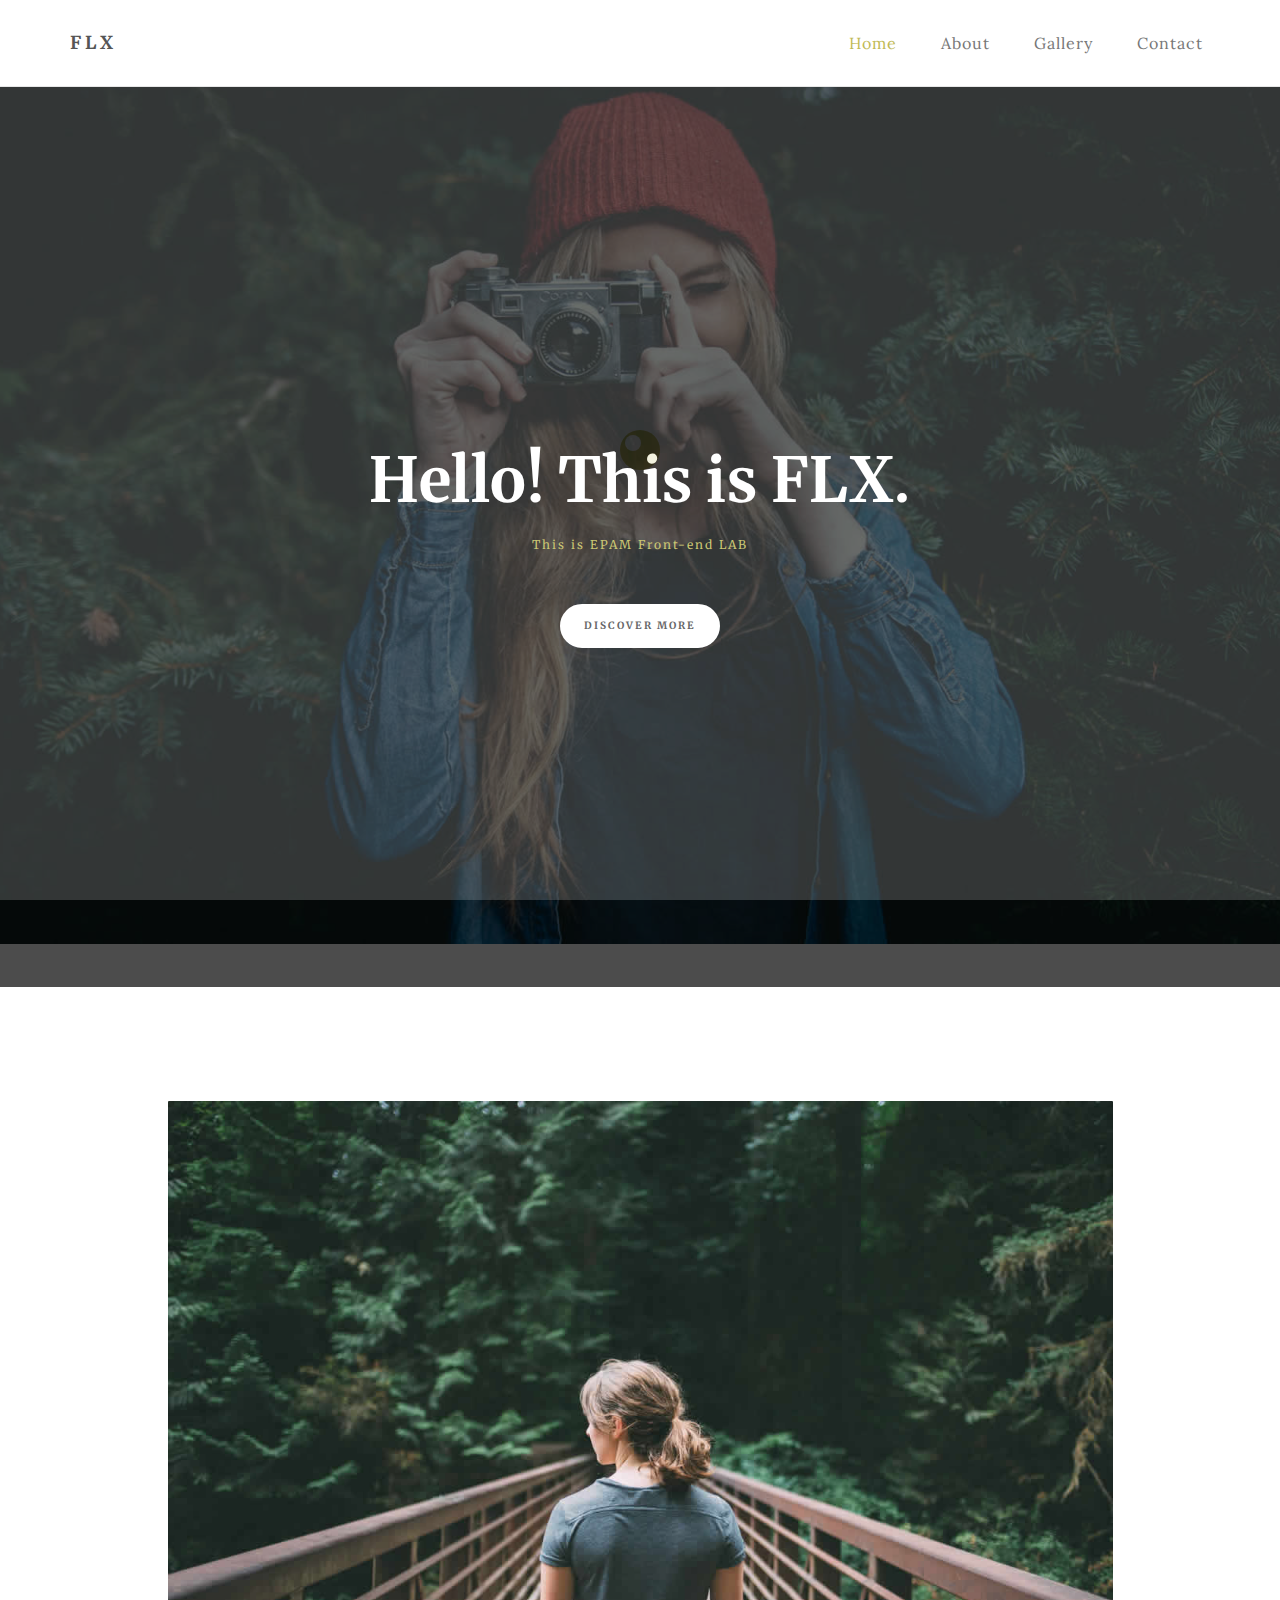
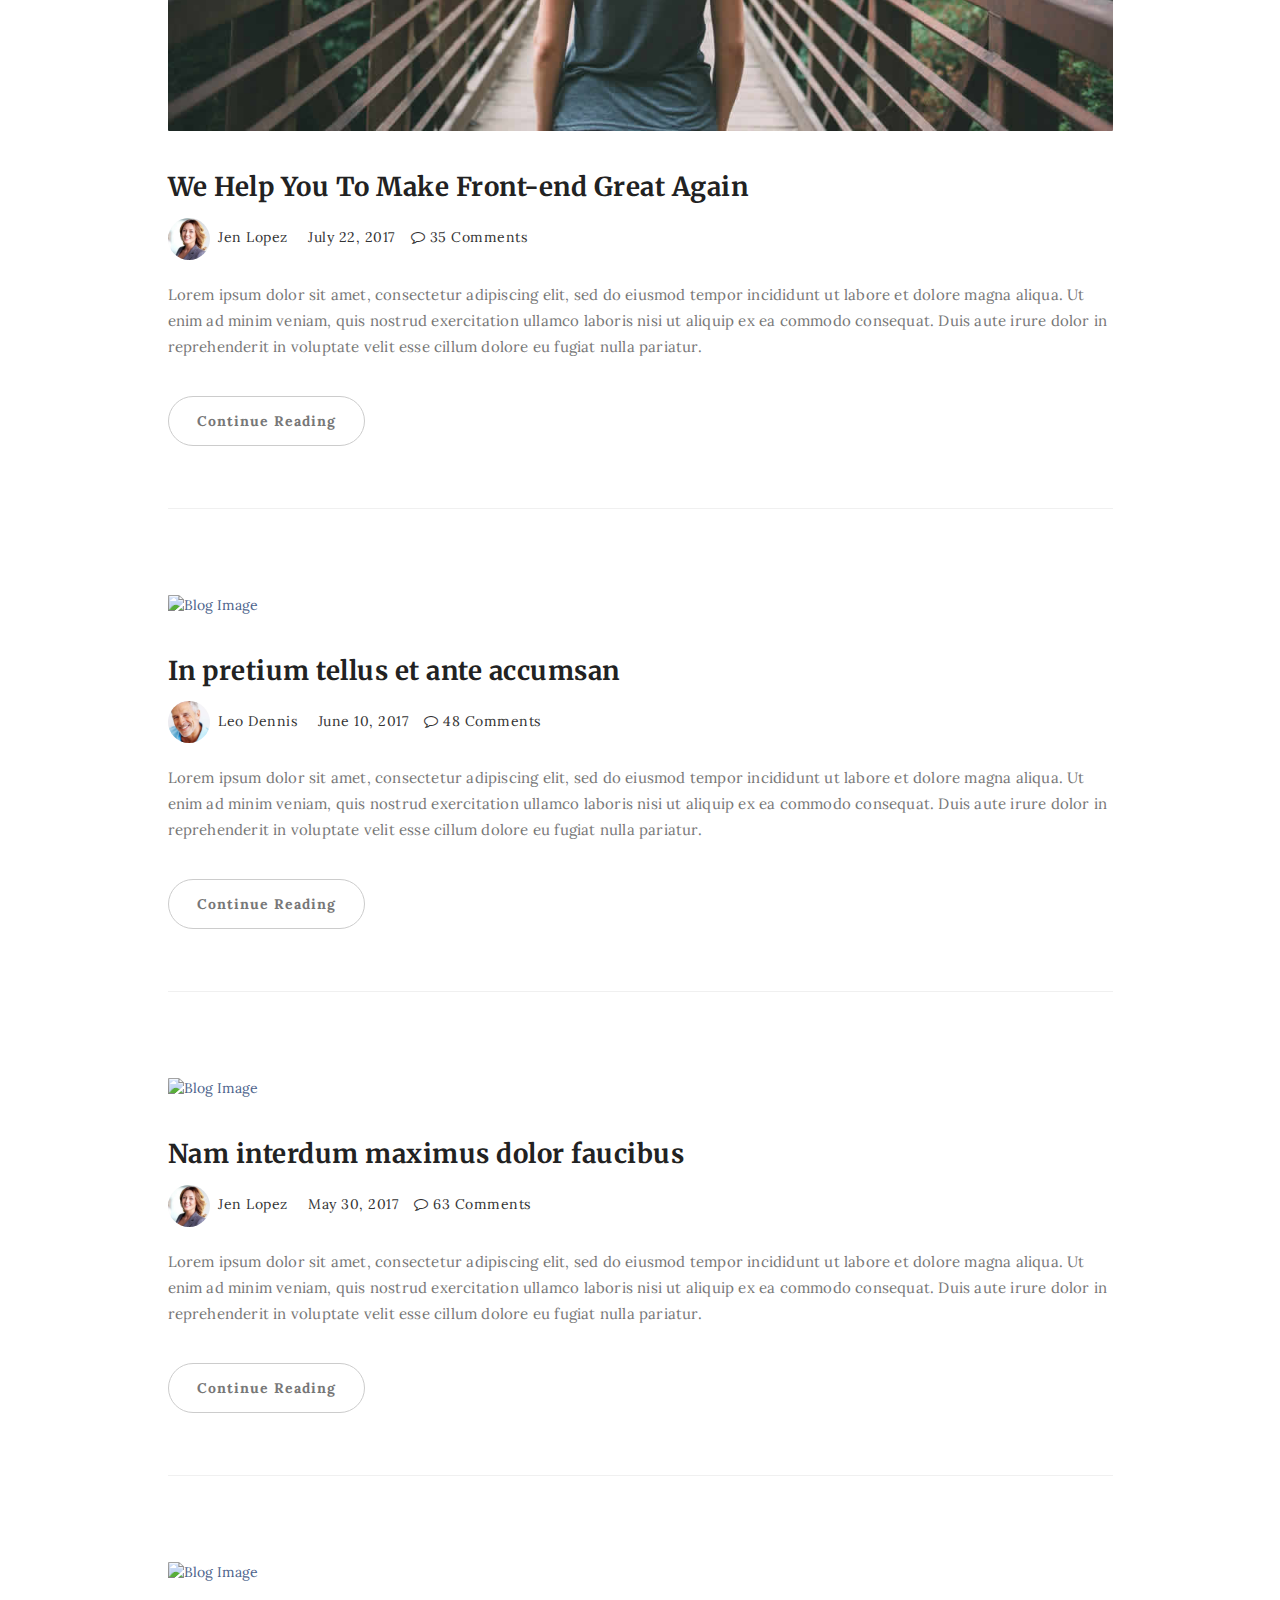
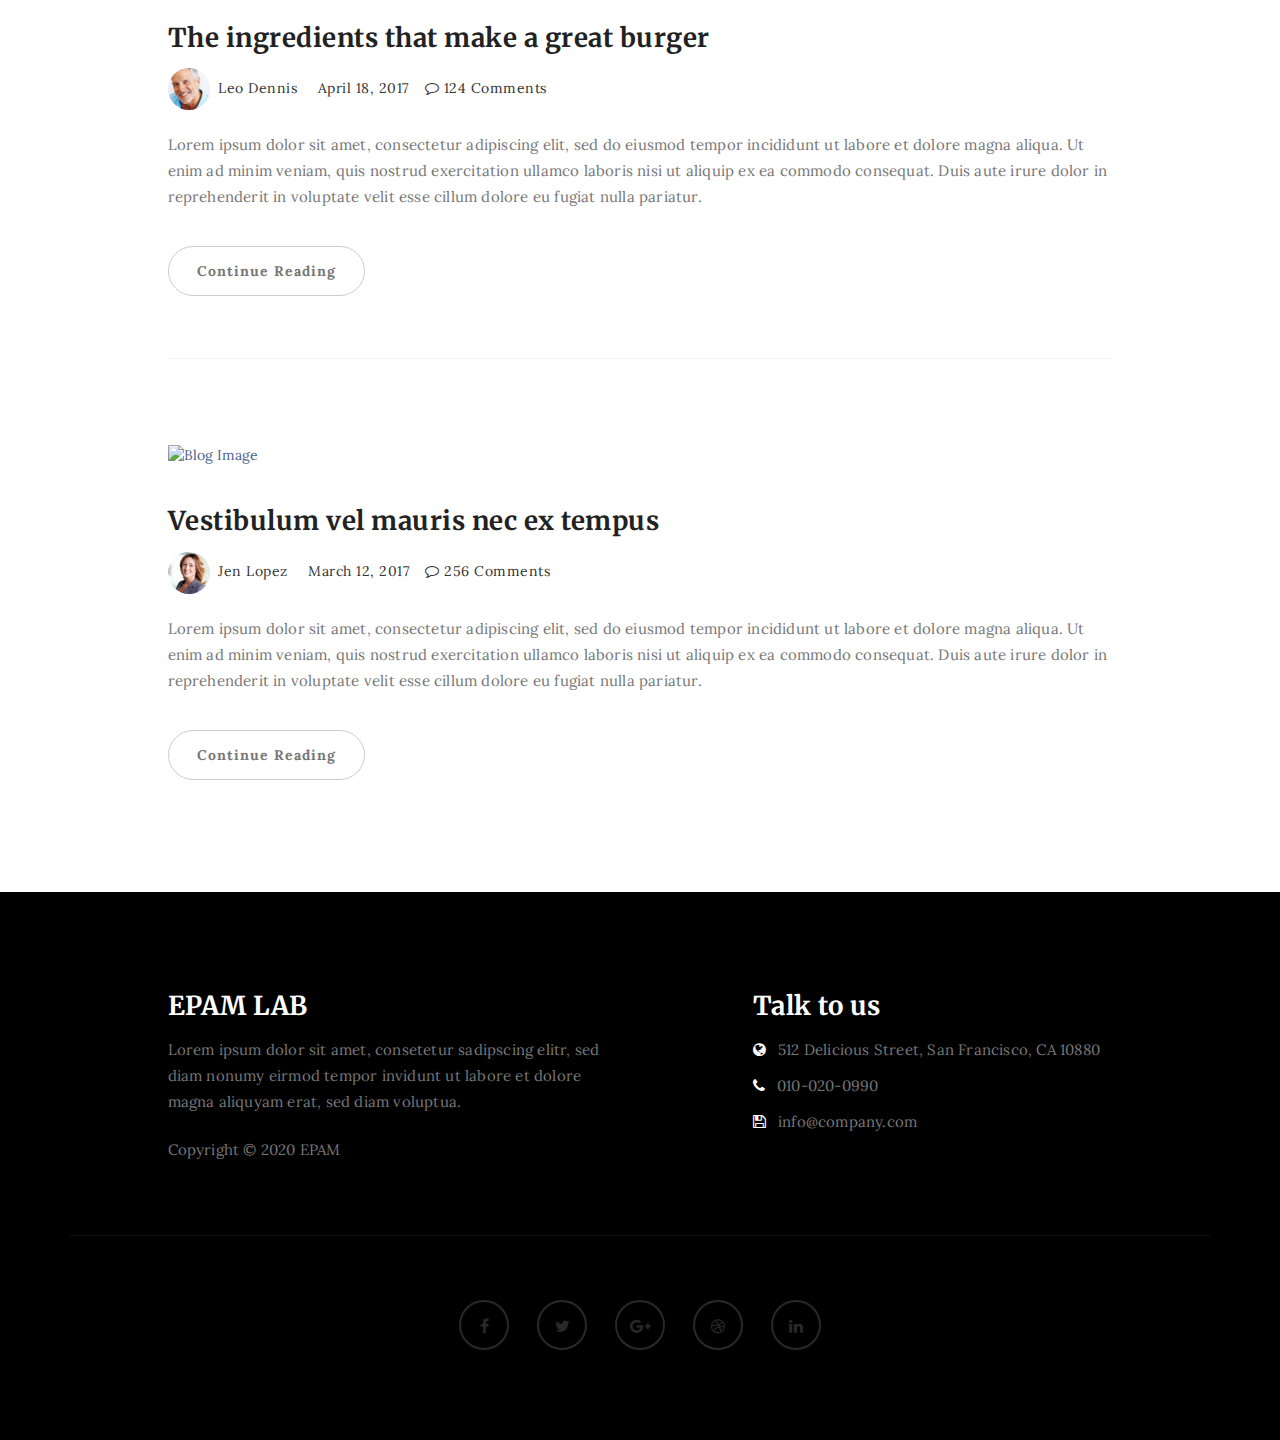
<file: FL13_Homework_01/index.html>
<!DOCTYPE html>
<html lang="en">

<head>

  <meta charset="UTF-8">
  <meta http-equiv="X-UA-Compatible" content="IE=Edge">
  <meta name="description" content="">
  <meta name="keywords" content="">
  <meta name="author" content="">
  <meta name="viewport" content="width=device-width, initial-scale=1, maximum-scale=1">

  <title>FLX - EPAM Front-end LAB</title>

  <!-- Critical css -->
  <style>
    /* Add critical css here */
    html{font-family:sans-serif;-webkit-text-size-adjust:100%;-ms-text-size-adjust:100%}html{font-size:10px;-webkit-tap-highlight-color:rgba(0,0,0,0)}html{-webkit-font-smoothing:antialiased}body{margin:0}body{font-family:"Helvetica Neue",Helvetica,Arial,sans-serif;font-size:14px;line-height:1.42857143;color:#333;background-color:#fff}body{background:#fff;font-family:'Lora',serif;font-style:normal;font-weight:300;overflow-x:hidden}body{padding-top:87px}*{-webkit-box-sizing:border-box;-moz-box-sizing:border-box;box-sizing:border-box}*:before,*:after{-webkit-box-sizing:border-box;-moz-box-sizing:border-box;box-sizing:border-box}.btn-group-vertical>.btn-group:after,.btn-group-vertical>.btn-group:before,.btn-toolbar:after,.btn-toolbar:before,.clearfix:after,.clearfix:before,.container-fluid:after,.container-fluid:before,.container:after,.container:before,.dl-horizontal dd:after,.dl-horizontal dd:before,.form-horizontal .form-group:after,.form-horizontal .form-group:before,.modal-footer:after,.modal-footer:before,.modal-header:after,.modal-header:before,.nav:after,.nav:before,.navbar-collapse:after,.navbar-collapse:before,.navbar-header:after,.navbar-header:before,.navbar:after,.navbar:before,.pager:after,.pager:before,.panel-body:after,.panel-body:before,.row:after,.row:before{display:table;content:" "}.btn-group-vertical>.btn-group:after,.btn-toolbar:after,.clearfix:after,.container-fluid:after,.container:after,.dl-horizontal dd:after,.form-horizontal .form-group:after,.modal-footer:after,.modal-header:after,.nav:after,.navbar-collapse:after,.navbar-header:after,.navbar:after,.pager:after,.panel-body:after,.row:after{clear:both}.navbar{position:relative;min-height:50px;margin-bottom:20px;border:1px solid transparent}@media(min-width:768px){.navbar{border-radius:4px}}.navbar-static-top{z-index:1000;border-width:0 0 1px}@media(min-width:768px){.navbar-static-top{border-radius:0}}.navbar-fixed-bottom,.navbar-fixed-top{position:fixed;right:0;left:0;z-index:1030}@media(min-width:768px){.navbar-fixed-bottom,.navbar-fixed-top{border-radius:0}}.navbar-fixed-top{top:0;border-width:0 0 1px}.navbar-default{background-color:#f8f8f8;border-color:#e7e7e7}.navbar-default{background:#fff;margin:0!important;padding:18px 0}.container{padding-right:15px;padding-left:15px;margin-right:auto;margin-left:auto}@media(min-width:768px){.container{width:750px}}@media(min-width:992px){.container{width:970px}}@media(min-width:768px){.navbar-header{float:left}}.container>.navbar-header{margin-right:0;margin-left:0}@media(min-width:768px){.navbar-toggle{display:none}}.navbar-default .navbar-toggle{border-color:#ddd}.navbar-default .navbar-toggle{border:0;padding-top:10px}.navbar-brand{float:left;height:50px;padding:15px 15px;font-size:18px;line-height:20px}.navbar-default .navbar-brand{color:#777}.navbar-default .navbar-brand{color:#555;font-family:'Merriweather',serif;font-weight:bold;text-transform:uppercase;letter-spacing:4px;margin:0}@media(min-width:768px){.navbar>.container .navbar-brand,.navbar>.container-fluid .navbar-brand{margin-left:-15px}}.navbar-toggle{position:relative;float:right;padding:9px 10px;margin-top:8px;margin-right:15px;margin-bottom:8px;background-color:transparent;background-image:none;border:1px solid transparent;border-radius:4px}.navbar-default .navbar-collapse,.navbar-default .navbar-form{border-color:#e7e7e7}@media(min-width:768px){.container-fluid>.navbar-collapse,.container-fluid>.navbar-header,.container>.navbar-collapse,.container>.navbar-header{margin-right:0;margin-left:0}}@media(min-width:768px){.navbar-fixed-bottom .navbar-collapse,.navbar-fixed-top .navbar-collapse,.navbar-static-top .navbar-collapse{padding-right:0;padding-left:0}}.navbar-collapse{padding-right:15px;padding-left:15px;overflow-x:visible;-webkit-overflow-scrolling:touch;border-top:1px solid transparent;-webkit-box-shadow:inset 0 1px 0 rgba(255,255,255,.1);box-shadow:inset 0 1px 0 rgba(255,255,255,.1)}@media(min-width:768px){.navbar-collapse{width:auto;border-top:0;-webkit-box-shadow:none;box-shadow:none}}@media(min-width:768px){.navbar-collapse.collapse{display:block!important;height:auto!important;padding-bottom:0;overflow:visible!important}}.collapse{display:none}.nav{padding-left:0;margin-bottom:0;list-style:none}.navbar-nav{margin:7.5px -15px}@media(min-width:768px){.navbar-nav{float:left;margin:0}}@media(min-width:768px){.navbar-right{float:right!important;margin-right:-15px}}.nav>li{position:relative;display:block}@media(min-width:768px){.navbar-nav>li{float:left}}a{color:#4d638c;-webkit-transition:.5s;-o-transition:.5s;transition:.5s;text-decoration:none!important}.nav>li>a{position:relative;display:block;padding:10px 15px}.navbar-nav>li>a{padding-top:10px;padding-bottom:10px;line-height:20px}@media(min-width:768px){.navbar-nav>li>a{padding-top:15px;padding-bottom:15px}}.navbar-default .navbar-nav>li>a{color:#777}.navbar-default .navbar-nav li a{color:#777;font-size:16px;letter-spacing:1px;-webkit-transition:all .4s ease-in-out;transition:all .4s ease-in-out;padding-right:22px;padding-left:22px}.navbar-default .navbar-nav>.active>a,.navbar-default .navbar-nav>.active>a:focus,.navbar-default .navbar-nav>.active>a:hover{color:#555;background-color:#e7e7e7}.navbar-default .navbar-nav li a:hover,.navbar-default .navbar-nav .active>a{color:#bfba55}.navbar-default .navbar-nav>.active>a,.navbar-default .navbar-nav>.active>a:hover,.navbar-default .navbar-nav>.active>a:focus{color:#bfba55;background-color:transparent}.preloader{position:fixed;top:0;left:0;width:100%;height:100%;z-index:1020;display:flex;flex-flow:row nowrap;justify-content:center;align-items:center;background:none repeat scroll 0 0 #fff}.sk-spinner-wordpress.sk-spinner{background-color:#bfba55;width:40px;height:40px;border-radius:40px;position:relative;-webkit-animation:sk-innerCircle 1s linear infinite;animation:sk-innerCircle 1s linear infinite}.sk-spinner-wordpress .sk-inner-circle{display:block;background-color:#fff;width:16px;height:16px;position:absolute;border-radius:8px;top:5px;left:5px}@-webkit-keyframes sk-innerCircle{0%{-webkit-transform:rotate(0);transform:rotate(0)}100%{-webkit-transform:rotate(360deg);transform:rotate(360deg)}}@keyframes sk-innerCircle{0%{-webkit-transform:rotate(0);transform:rotate(0)}100%{-webkit-transform:rotate(360deg);transform:rotate(360deg)}}

  </style>

  <!-- loadCSS js plugin -->
  <script src="js/loadCSS.js"></script>

  <!-- Other css (async) -->
  <script async>
    // Example loadCSS plugin usage
    loadCSS('https://fonts.googleapis.com/css?family=Lora|Merriweather:300,400');
    loadCSS('styles/styles.min.css');
  </script>

  <!-- Fonts -->
  <!-- <link href="https://fonts.googleapis.com/css?family=Lora|Merriweather:300,400" rel="stylesheet"> -->

  <!-- Vendor css -->
  <!-- <link rel="stylesheet" href="styles/bootstrap.min.css"> -->
  <!-- <link rel="stylesheet" href="styles/font-awesome.min.css"> -->

  <!-- Main css -->
  <!-- <link rel="stylesheet" href="styles/styles.css"> -->

  <!-- Vendor Scripts -->
  <script src="js/jquery.js" defer></script>
  <script src="js/bootstrap.min.js" defer></script>
  <script src="js/jquery.parallax.js" defer></script>
  <script src="js/smoothscroll.js" defer></script>
  <script src="js/lazyload.min.js" defer></script>
  <!-- Custom Scripts -->
  <script src="js/custom.js" defer></script>

</head>

<body>

  <!-- Pre loader -->

  <div class="preloader">
      <div class="sk-spinner sk-spinner-wordpress">
          <span class="sk-inner-circle"></span>
      </div>
  </div>

  <!-- Navigation section  -->

  <div class="navbar navbar-default navbar-fixed-top" role="navigation">
    <div class="container">

      <div class="navbar-header">
        <button class="navbar-toggle" data-toggle="collapse" data-target=".navbar-collapse">
          <span class="icon icon-bar"></span>
          <span class="icon icon-bar"></span>
          <span class="icon icon-bar"></span>
        </button>
        <a href="index.html" class="navbar-brand">FLX</a>
      </div>
      <div class="collapse navbar-collapse">
        <ul class="nav navbar-nav navbar-right">
          <li class="active"><a href="index.html">Home</a></li>
          <li><a href="#">About</a></li>
          <li><a href="#">Gallery</a></li>
          <li><a href="#">Contact</a></li>
        </ul>
      </div>

    </div>
  </div>

  <!-- Home Section -->

  <section id="home" class="main-home parallax-section">
    <div class="overlay"></div>
    <div class="container">
      <div class="row">

        <div class="col-md-12 col-sm-12">
          <h1>Hello! This is FLX.</h1>
          <h4>This is EPAM Front-end LAB</h4>
          <a href="#blog" class="smoothScroll btn btn-default">Discover More</a>
        </div>

      </div>
    </div>
  </section>

  <!-- Blog Section -->

  <section id="blog">
    <div class="container">
      <div class="row">

        <div class="col-md-offset-1 col-md-10 col-sm-12">
          <div class="blog-post-thumb">
            <div class="blog-post-image">
              <a href="#">
                <!-- <img class="img-responsive" src="img/blog-image1.jpg" alt="Blog Image"> -->
                <picture>
                  <source 
                      media="(min-width: 1200px)" 
                      data-srcset="img/blog-image1.jpg">
                  <source 
                      media="(min-width: 720px)" 
                      data-srcset="img/blog-image1-tablet.jpg">
                  <img alt="Blog Image" class="img-responsive lazy" 
                      data-src="img/blog-image1-mobile.jpg">
                </picture>
              </a>
            </div>
            <div class="blog-post-title">
              <h3><a href="#">We Help You To Make Front-end Great Again</a></h3>
            </div>
            <div class="blog-post-format">
              <span><a href="#"><img src="img/author-image1.jpg" class="img-responsive img-circle">
                  Jen Lopez</a></span>
              <span><i class="fa fa-date"></i> July 22, 2017</span>
              <span><a href="#"><i class="fa fa-comment-o"></i> 35 Comments</a></span>
            </div>
            <div class="blog-post-des">
              <p>Lorem ipsum dolor sit amet, consectetur adipiscing elit, sed do eiusmod tempor
                incididunt ut labore et dolore magna aliqua. Ut enim ad minim veniam, quis
                nostrud exercitation ullamco laboris nisi ut aliquip ex ea commodo consequat.
                Duis aute irure dolor in reprehenderit in voluptate velit esse cillum dolore eu
                fugiat nulla pariatur.</p>
              <a href="#" class="btn btn-default">Continue Reading</a>
            </div>
          </div>

          <div class="blog-post-thumb">
            <div class="blog-post-image">
              <a href="#">
                <!-- <img class="img-responsive" src="img/blog-image2.jpg" alt="Blog Image"> -->
                <picture>
                  <source 
                      media="(min-width: 1200px)" 
                      data-srcset="img/blog-image2.jpg">
                  <source 
                      media="(min-width: 720px)" 
                      data-srcset="img/blog-image2-tablet.jpg">
                  <img alt="Blog Image" class="img-responsive lazy" 
                      data-src="img/blog-image2-mobile.jpg">
                </picture>
              </a>
            </div>
            <div class="blog-post-title">
              <h3><a href="#">In pretium tellus et ante accumsan</a></h3>
            </div>
            <div class="blog-post-format">
              <span><a href="#"><img src="img/author-image2.jpg" class="img-responsive img-circle">
                  Leo Dennis</a></span>
              <span><i class="fa fa-date"></i> June 10, 2017</span>
              <span><a href="#"><i class="fa fa-comment-o"></i> 48 Comments</a></span>
            </div>
            <div class="blog-post-des">
              <p>Lorem ipsum dolor sit amet, consectetur adipiscing elit, sed do eiusmod tempor
                incididunt ut labore et dolore magna aliqua. Ut enim ad minim veniam, quis
                nostrud exercitation ullamco laboris nisi ut aliquip ex ea commodo consequat.
                Duis aute irure dolor in reprehenderit in voluptate velit esse cillum dolore eu
                fugiat nulla pariatur.</p>
              <a href="#" class="btn btn-default">Continue Reading</a>
            </div>
          </div>

          <div class="blog-post-thumb">
            <div class="blog-post-image">
              <a href="#">
                <!-- <img class="img-responsive" src="img/blog-image3.jpg" alt="Blog Image"> -->
                <picture>
                  <source 
                      media="(min-width: 1200px)" 
                      data-srcset="img/blog-image3.jpg">
                  <source 
                      media="(min-width: 720px)" 
                      data-srcset="img/blog-image3-tablet.jpg">
                  <img alt="Blog Image" class="img-responsive lazy" 
                      data-src="img/blog-image3-mobile.jpg">
                </picture>
              </a>
            </div>
            <div class="blog-post-title">
              <h3><a href="#">Nam interdum maximus dolor faucibus</a></h3>
            </div>
            <div class="blog-post-format">
              <span><a href="#"><img src="img/author-image1.jpg" class="img-responsive img-circle">
                  Jen Lopez</a></span>
              <span><i class="fa fa-date"></i> May 30, 2017</span>
              <span><a href="#"><i class="fa fa-comment-o"></i> 63 Comments</a></span>
            </div>
            <div class="blog-post-des">
              <p>Lorem ipsum dolor sit amet, consectetur adipiscing elit, sed do eiusmod tempor
                incididunt ut labore et dolore magna aliqua. Ut enim ad minim veniam, quis
                nostrud exercitation ullamco laboris nisi ut aliquip ex ea commodo consequat.
                Duis aute irure dolor in reprehenderit in voluptate velit esse cillum dolore eu
                fugiat nulla pariatur.</p>
              <a href="#" class="btn btn-default">Continue Reading</a>
            </div>
          </div>

          <div class="blog-post-thumb">
            <div class="blog-post-image">
              <a href="#">
                <!-- <img class="img-responsive" src="img/blog-image4.jpg" alt="Blog Image"> -->
                <picture>
                  <source 
                      media="(min-width: 1200px)" 
                      data-srcset="img/blog-image4.jpg">
                  <source 
                      media="(min-width: 720px)" 
                      data-srcset="img/blog-image4-tablet.jpg">
                  <img alt="Blog Image" class="img-responsive lazy" 
                      data-src="img/blog-image4-mobile.jpg">
                </picture>
              </a>
            </div>
            <div class="blog-post-title">
              <h3><a href="#">The ingredients that make a great burger</a></h3>
            </div>
            <div class="blog-post-format">
              <span><a href="#"><img src="img/author-image2.jpg" class="img-responsive img-circle">
                  Leo Dennis</a></span>
              <span><i class="fa fa-date"></i> April 18, 2017</span>
              <span><a href="#"><i class="fa fa-comment-o"></i> 124 Comments</a></span>
            </div>
            <div class="blog-post-des">
              <p>Lorem ipsum dolor sit amet, consectetur adipiscing elit, sed do eiusmod tempor
                incididunt ut labore et dolore magna aliqua. Ut enim ad minim veniam, quis
                nostrud exercitation ullamco laboris nisi ut aliquip ex ea commodo consequat.
                Duis aute irure dolor in reprehenderit in voluptate velit esse cillum dolore eu
                fugiat nulla pariatur.</p>
              <a href="#" class="btn btn-default">Continue Reading</a>
            </div>
          </div>

          <div class="blog-post-thumb">
            <div class="blog-post-image">
              <a href="#">
                <!-- <img class="img-responsive" src="img/blog-image5.jpg" alt="Blog Image"> -->
                <picture>
                  <source 
                      media="(min-width: 1200px)" 
                      data-srcset="img/blog-image5.jpg">
                  <source 
                      media="(min-width: 720px)" 
                      data-srcset="img/blog-image5-tablet.jpg">
                  <img alt="Blog Image" class="img-responsive lazy" 
                      data-src="img/blog-image5-mobile.jpg">
                </picture>
              </a>
            </div>
            <div class="blog-post-title">
              <h3><a href="#">Vestibulum vel mauris nec ex tempus</a></h3>
            </div>
            <div class="blog-post-format">
              <span><a href="#"><img src="img/author-image1.jpg" class="img-responsive img-circle">
                  Jen Lopez</a></span>
              <span><i class="fa fa-date"></i> March 12, 2017</span>
              <span><a href="#"><i class="fa fa-comment-o"></i> 256 Comments</a></span>
            </div>
            <div class="blog-post-des">
              <p>Lorem ipsum dolor sit amet, consectetur adipiscing elit, sed do eiusmod tempor
                incididunt ut labore et dolore magna aliqua. Ut enim ad minim veniam, quis
                nostrud exercitation ullamco laboris nisi ut aliquip ex ea commodo consequat.
                Duis aute irure dolor in reprehenderit in voluptate velit esse cillum dolore eu
                fugiat nulla pariatur.</p>
              <a href="#" class="btn btn-default">Continue Reading</a>
            </div>
          </div>
        </div>

      </div>
    </div>
  </section>

  <!-- Footer Section -->

  <footer>
    <div class="container">
      <div class="row">

        <div class="col-md-5 col-md-offset-1 col-sm-6">
          <h3>EPAM LAB</h3>
          <p>Lorem ipsum dolor sit amet, consetetur sadipscing elitr, sed diam nonumy eirmod tempor
            invidunt ut labore et dolore magna aliquyam erat, sed diam voluptua.</p>
          <div class="footer-copyright">
            <p>Copyright &copy; 2020 EPAM</p>
          </div>
        </div>

        <div class="col-md-4 col-md-offset-1 col-sm-6">
          <h3>Talk to us</h3>
          <p><i class="fa fa-globe"></i> 512 Delicious Street, San Francisco, CA 10880</p>
          <p><i class="fa fa-phone"></i> 010-020-0990</p>
          <p><i class="fa fa-save"></i> info@company.com</p>
        </div>

        <div class="clearfix col-md-12 col-sm-12">
          <hr>
        </div>

        <div class="col-md-12 col-sm-12">
          <ul class="social-icon">
            <li><a href="#" class="fa fa-facebook"></a></li>
            <li><a href="#" class="fa fa-twitter"></a></li>
            <li><a href="#" class="fa fa-google-plus"></a></li>
            <li><a href="#" class="fa fa-dribbble"></a></li>
            <li><a href="#" class="fa fa-linkedin"></a></li>
          </ul>
        </div>

      </div>
    </div>
  </footer>

  <!-- Back top -->
  <a href="#back-top" class="go-top"><i class="fa fa-angle-up"></i></a>

</body>

</html>
</file>
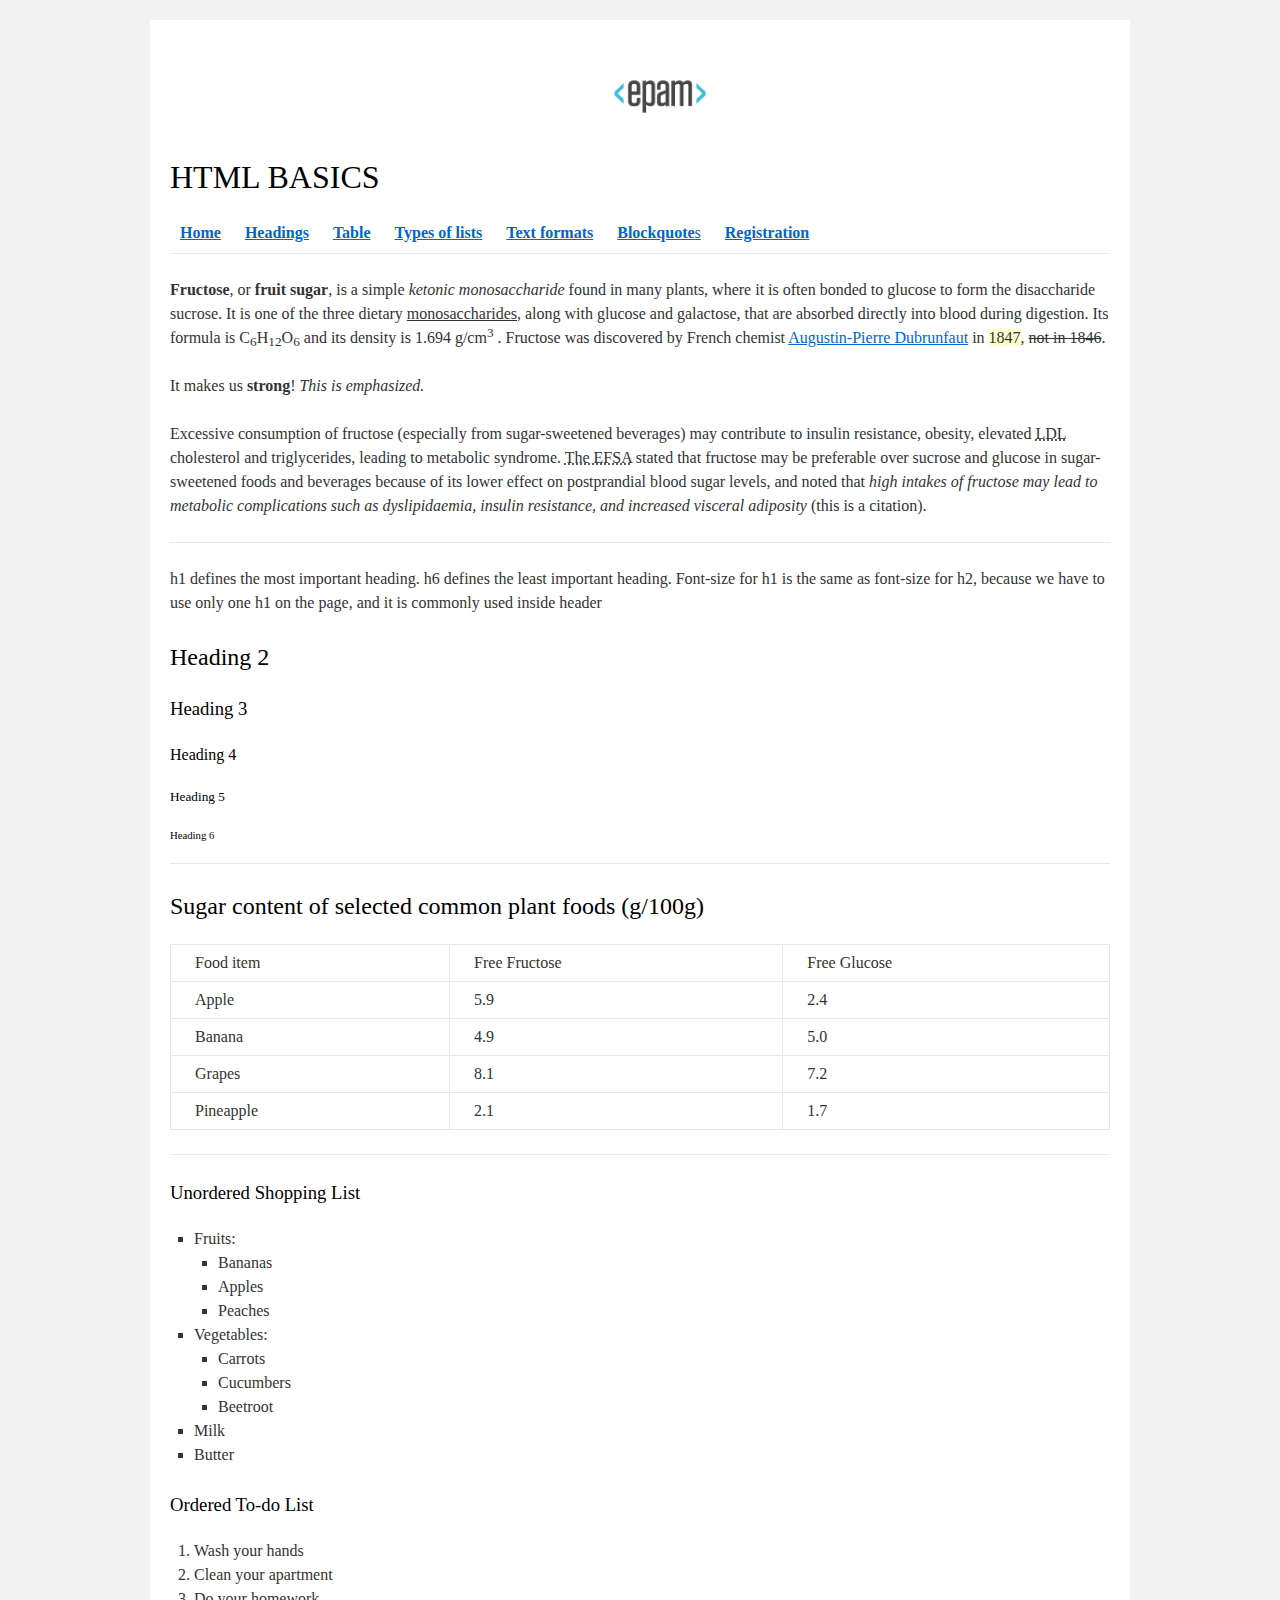
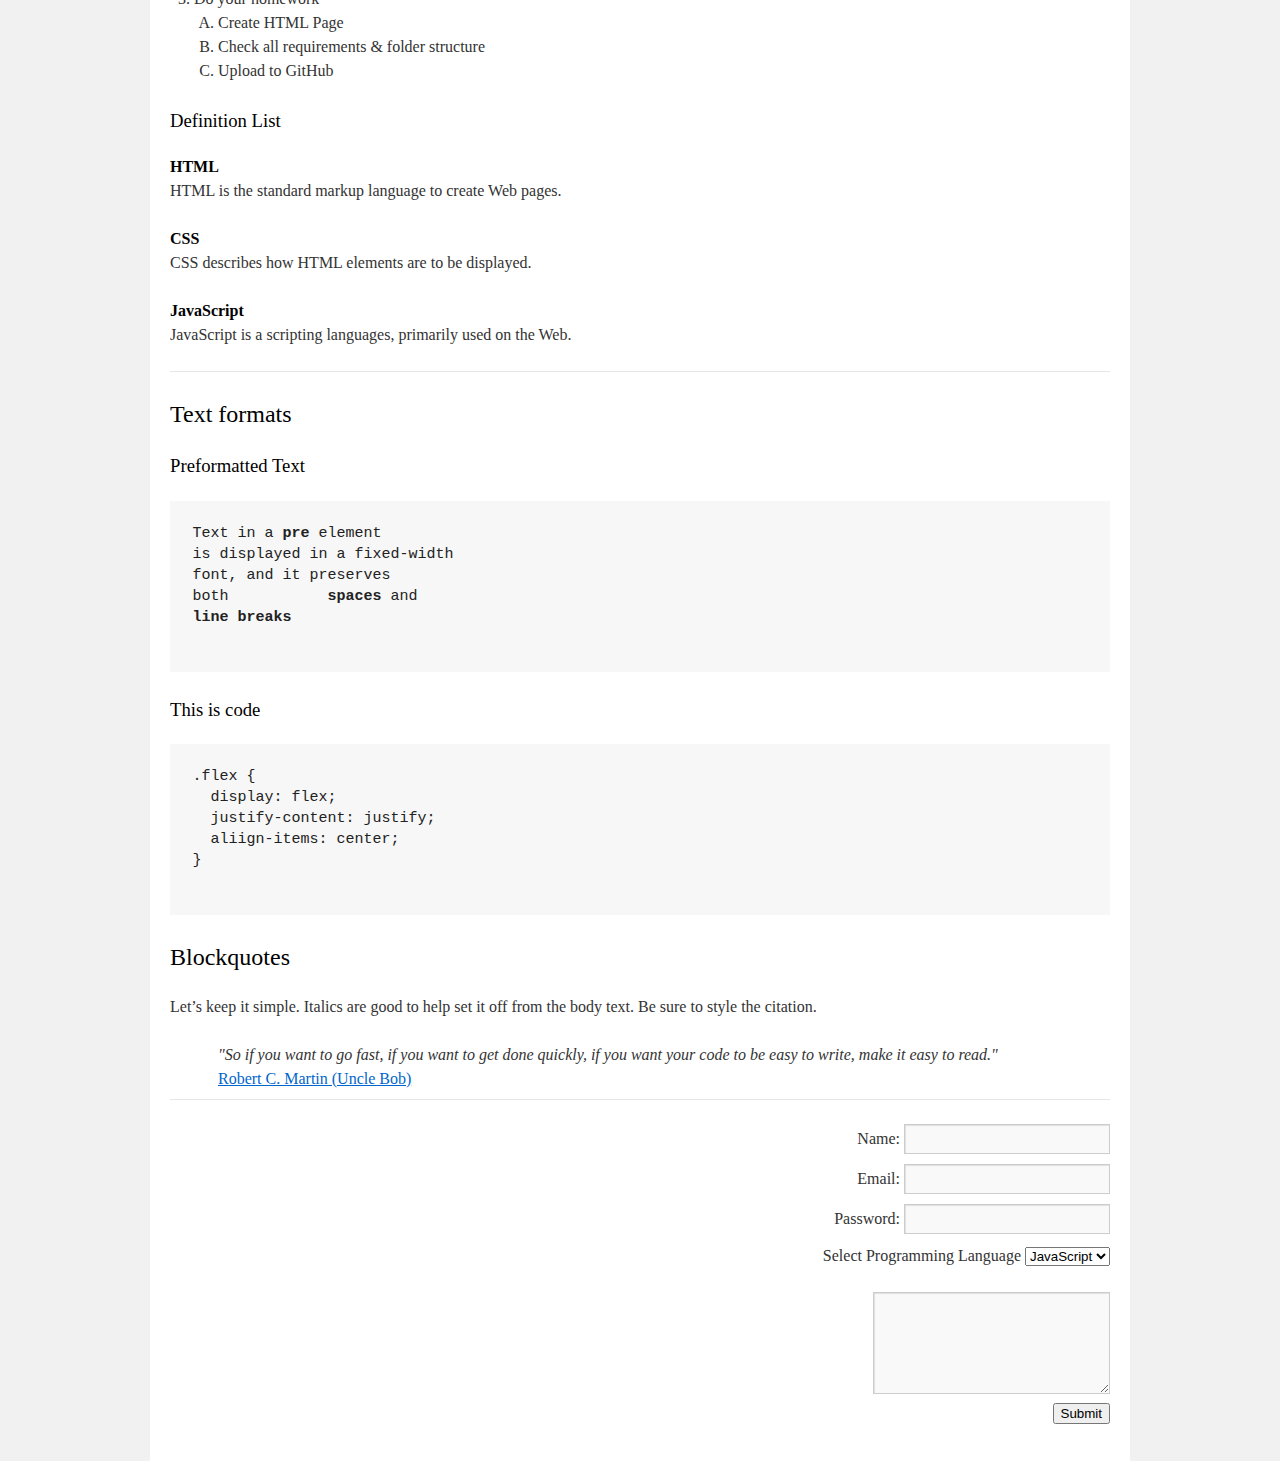
<file: homework/index.html>
<!DOCTYPE html>
<html lang="en">

<head>
  <meta charset="utf-8">
  <title>HTML Basics</title>
  <link rel="stylesheet" href="style.css">
</head>

<body>
  <div id="wrapper">
    <div id="main">
      <div id="container">
        <div id="content" role="main">
          <!-- TODO: Content goes here -->
          <header id="home">
            <img src="/homework/logo.png" alt="EPAM_logo">
            <h1>HTML BASICS</h1>
            <nav>
              <a href="#home"><b>Home</b></a>
              <a href="#headings"><b>Headings</b></a>
              <a href="#table"><b>Table</b></a>
              <a href="#typesOfLists"><b>Types of lists</b></a>
              <a href="#textFormats"><b>Text formats</b></a>
              <a href="#blockquote"><b>Blockquote</b>s</a>
              <a href="#registration"><b>Registration</b></a>
            </nav>
            <hr>
          </header>
          <section>
            <p><b>Fructose</b>, or <b>fruit sugar</b>, is a simple <em> ketonic monosaccharide</em> found in many plants, where it is often bonded to glucose to form the disaccharide sucrose. It is one of the three dietary <u>monosaccharides</u>, along with glucose and galactose, that are absorbed directly into blood during digestion. Its formula is C<sub>6</sub>H<sub>12</sub>O<sub>6</sub> and its density is 1.694 g/cm<sup>3</sup> . Fructose was discovered by French chemist <a href="https://en.wikipedia.org/wiki/Augustin-Pierre_Dubrunfaut">Augustin-Pierre Dubrunfaut</a>  in <ins>1847</ins>, <s>not in 1846</s>.</p>
            <p>It makes us <b>strong</b>! <em>This is emphasized.</em></p>
            <p>Excessive consumption of fructose (especially from sugar-sweetened beverages) may contribute to insulin resistance, obesity, elevated <abbr title="Low-density lipoprotein">LDL</abbr>  cholesterol and triglycerides, leading to metabolic syndrome.  <abbr title="The European Food Safety Authority">The EFSA</abbr> stated that fructose may be preferable over sucrose and glucose in sugar-sweetened foods and beverages because of its lower effect on postprandial blood sugar levels, and noted that <em>high intakes of fructose may lead to metabolic complications such as dyslipidaemia, insulin resistance, and increased visceral adiposity</em>  (this is a citation).</p>
            <hr>
          </section>
          <section id="headings">
            <p>h1 defines the most important heading. h6 defines the least important heading. Font-size for h1 is the same as font-size for h2, because we have to use only one h1 on the page, and it is commonly used inside header</p>
            <h2>Heading 2</h2>
            <h3>Heading 3</h3>
            <h4>Heading 4</h4>
            <h5>Heading 5</h5>
            <h6>Heading 6</h6>
            <hr>
          </section>
          <section id="table">
            <h2>Sugar content of selected common plant foods (g/100g)</h2>
            <table>
              <thead>
                <tr>
                  <td>Food item</td>
                  <td>Free Fructose</td>
                  <td>Free Glucose</td>
                </tr>
              </thead>
              <tbody>
                <tr>
                  <td>Apple</td>
                  <td>5.9</td>
                  <td>2.4</td>
                </tr>
                <tr>
                  <td>Banana</td>
                  <td>4.9</td>
                  <td>5.0</td>
                </tr>
                <tr>
                  <td>Grapes</td>
                  <td>8.1</td>
                  <td>7.2</td>
                </tr>  
                <tr>
                  <td>Pineapple</td>
                  <td>2.1</td>
                  <td>1.7</td>
                </tr>
              </tbody>
            </table>
            <hr>
          </section>
          <section id="typesOfLists">
            <h3>Unordered Shopping List</h3>
            <ul>
              <li>Fruits:</li>
                <ul>
                  <li>Bananas</li>
                  <li>Apples</li>
                  <li>Peaches</li>
                </ul>
              <li>Vegetables:</li>
                <ul>
                <li>Carrots</li>
                <li>Cucumbers</li>
                <li>Beetroot</li>
                </ul>
              <li>Milk</li>
              <li>Butter</li>
            </ul>
            <h3>Ordered To-do List</h3>
            <ol>
              <li>Wash your hands</li>
              <li>Clean your apartment</li>
              <li>Do your homework</li>
                <ol>
                <li>Create HTML Page</li>
                <li>Check all requirements & folder structure</li>
                <li>Upload to GitHub</li>
                </ol>
            </ol>
            <h3>Definition List</h3>
            <dl>
              <dt>HTML</dt>
              <dd>HTML is the standard markup language to create Web pages.</dd>
              <dt>CSS</dt>
              <dd>CSS describes how HTML elements are to be displayed.</dd>
              <dt>JavaScript</dt>
              <dd>JavaScript is a scripting languages, primarily used on the Web.</dd>
            </dl>
            <hr>
          </section>
          <section id="textFormats">
            <h2>Text formats</h2>
            <h3>Preformatted Text</h3>
            <pre>
Text in a <b>pre</b> element
is displayed in a fixed-width
font, and it preserves
both           <b>spaces</b> and
<b>line breaks</b>
            </pre>
            <h3>This is code</h3>
            <pre>
.flex {
  display: flex;
  justify-content: justify;
  aliign-items: center;
}
            </pre>
          </section>
          <section id="blockquote">
            <h2>Blockquotes</h2>
            <p>Let’s keep it simple. Italics are good to help set it off from the body text. Be sure to style the citation.</p>
            <blockquote>"So if you want to go fast, if you want to get done quickly, if you want your code to be easy to write, make it easy to read."<br><cite><a href="https://en.wikipedia.org/wiki/Robert_C._Martin">Robert C. Martin (Uncle Bob)</a></cite></blockquote>
            <hr> 
          </section>
          <section id="registration">
            <form action="url">
              <fieldset>
                <label for="name">Name:</label>
                <input type="text" id="name">
              </fieldset>
              <fieldset>
                <label for="email">Email:</label>
                <input type="email" id="email">
              </fieldset>
              <fieldset>
                <label for="password">Password:</label>
                <input type="password" id="password">
              </fieldset>
              <fieldset>
                <label for="select">Select Programming Language</label>
                <select name="select" id="select">
                  <option value="JavaScript">JavaScript</option>
                  <option value=".Net">.Net</option>
                  <option value="Java">Java</option>
                </select>
              </fieldset>
              <br>
              <fieldset>
                <textarea name="textarea" cols="24" rows="4"></textarea>
              </fieldset>
              <fieldset>
                <button>Submit</button>
              </fieldset>
            </form>
          </section>
        </div>
      </div>
    </div>
  </div>
</body>

</html>
</file>
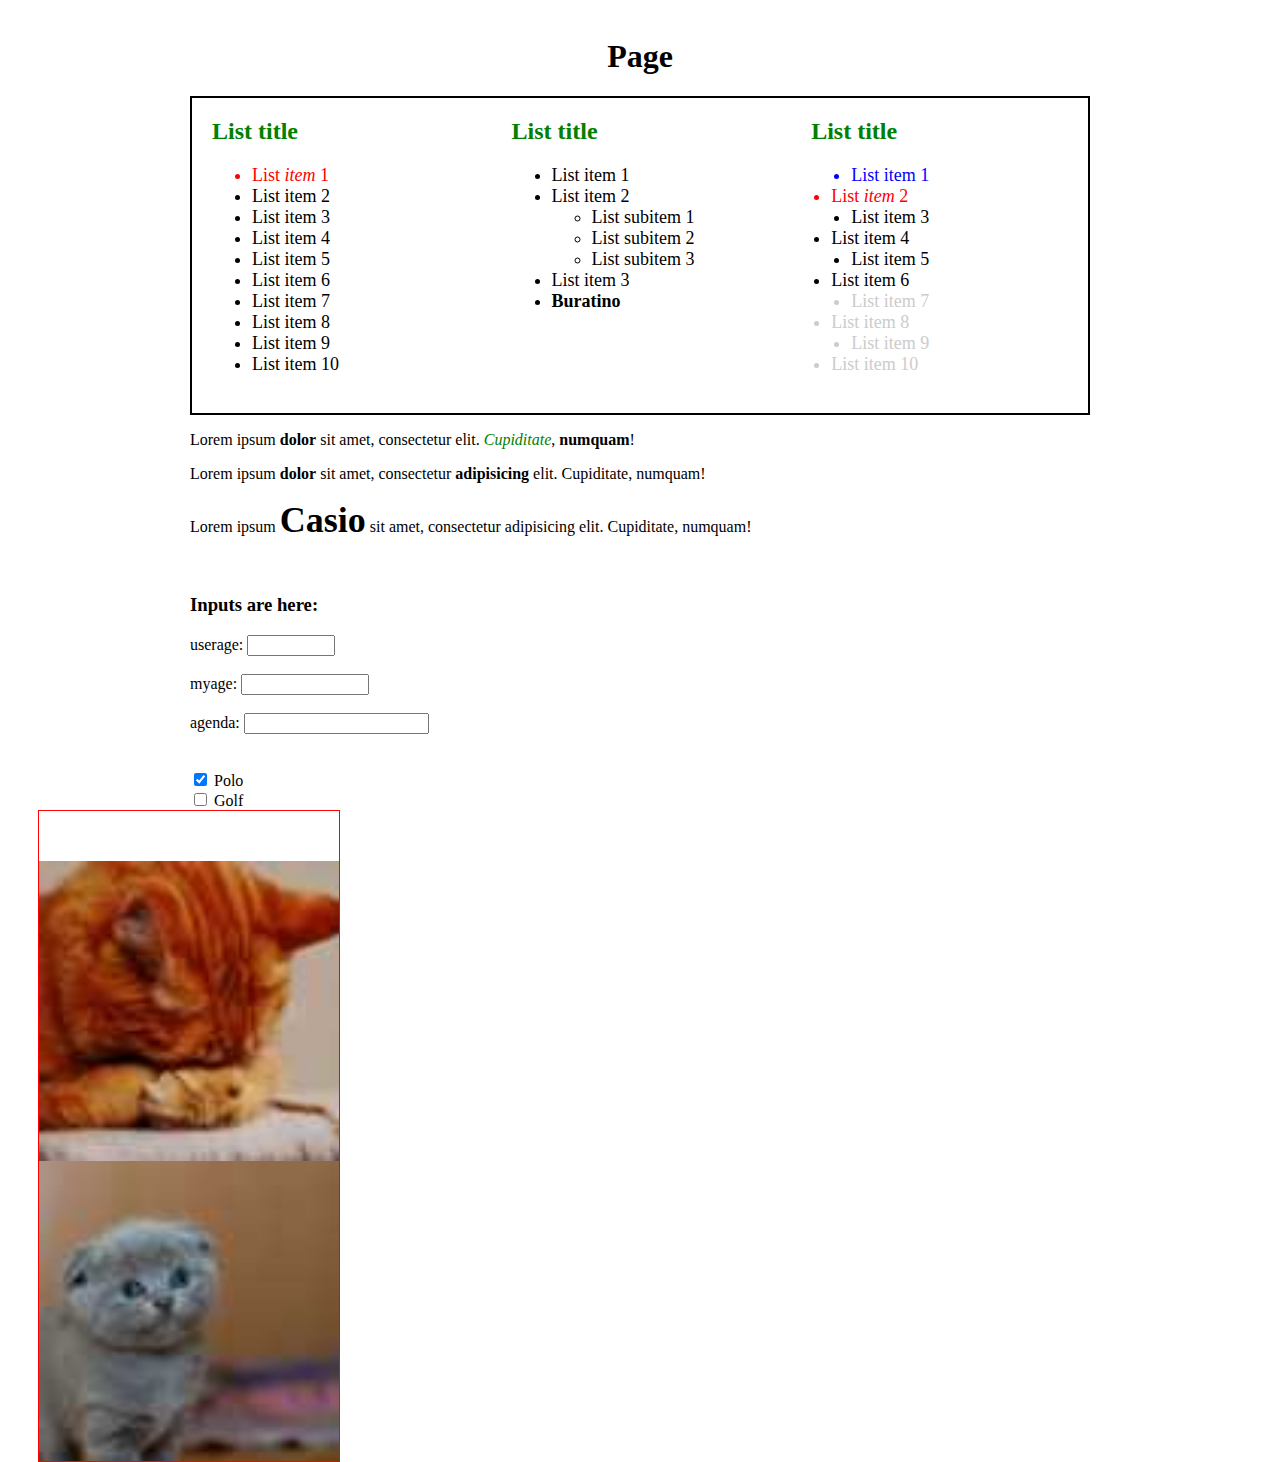
<file: FL13_Homework_03/task1/index.html>
<!DOCTYPE html>
<html lang="en">
<head>
  <meta charset="UTF-8">
  <meta name="viewport" content="width=device-width, initial-scale=1.0">
  <meta http-equiv="X-UA-Compatible" content="ie=edge">
  <title>Task #1</title>
  <link rel="stylesheet" href="styles/style.css">
</head>
<body>
  <div class="mbox">
    <header id="header">
      <h1 id="title">Page</h1>
    </header>

    <div class="row">
      <div class="column">
        <h2>List title</h2>
        <ul class="list" id="list-1">
          <li>List <em>item</em> 1</li>
          <li>List item 2</li>
          <li><!-- empty --></li>
          <li>List item 3</li>
          <li>List item 4</li>
          <li>List item 5</li>
          <li><!-- empty --></li>
          <li style="display:none">List item 6</li>
          <li style="display:none" class="cloned">List item 6</li>
          <li>List item 7</li>
          <li>List item 8</li>
          <li>List item 9</li>
          <li>List item 10</li>
          <li style="display:none" class="cloned">List item 10</li>
        </ul>
      </div>

      <div class="column">
        <h2>List title</h2>
        <ul class="list">
          <li>List item 1</li>
          <li>List item 2
            <ul>
              <li>List subitem 1</li>
              <li>List subitem 2</li>
              <li>List subitem 3</li>
            </ul>
          </li>
          <li>List item 3</li>
          <li>Buratino</li>
        </ul>
      </div>

      <div class="column">
        <h2>List title</h2>
        <ul class="list" id="list-3">
          <li>List item 1</li>
          <li>List <em>item</em> 2</li>
          <li>List item 3</li>
          <li>List item 4</li>
          <li>List item 5</li>
          <li>List item 6</li>
          <li>List item 7</li>
          <li>List item 8</li>
          <li>List item 9</li>
          <li>List item 10</li>
        </ul>
      </div>
    </div>
  </div>

  <div class="mbox">
    <p>Lorem ipsum <b>dolor</b> sit amet, consectetur elit. <em>Cupiditate</em>, <b>numquam</b>!</p>
    <p>Lorem ipsum <b>dolor</b> sit amet, consectetur <b>adipisicing</b> elit. Cupiditate, numquam!</p>
    <p>Lorem ipsum <b>Casio</b> sit amet, consectetur adipisicing elit. Cupiditate, numquam!</p>
  </div>

  <div class="mbox">
    <br>
    <h3>Inputs are here:</h3>
    <div>
      <label>userage:</label>
      <input type="text" name="userage" value="">
    </div>
    <br>
    <div>
      <label>myage:</label>
      <input type="text" name="myage" value="">
    </div>
    <br>
    <div>
      <label>agenda:</label>
      <input type="text" name="agenda" value="">
    </div>
    <br>
    <br>
    <input type="checkbox" name="checked_checkbox" value="Polo" checked> Polo <br>
    <input type="checkbox" name="checked_checkbox" value="Golf"> Golf
  </div>

  <div class="mbox">
    <img src="img/cat-1.jpg" alt="cat1">
    <img src="img/dog.jpg" alt="Here is some doggo from google search">
    <img src="img/cat-2.jpg" alt="my cat Lucky">
  </div>


  <script src="js/jquery-3.3.1.min.js"></script>
  <script src="js/index.js"></script>
</body>
</html>
</file>
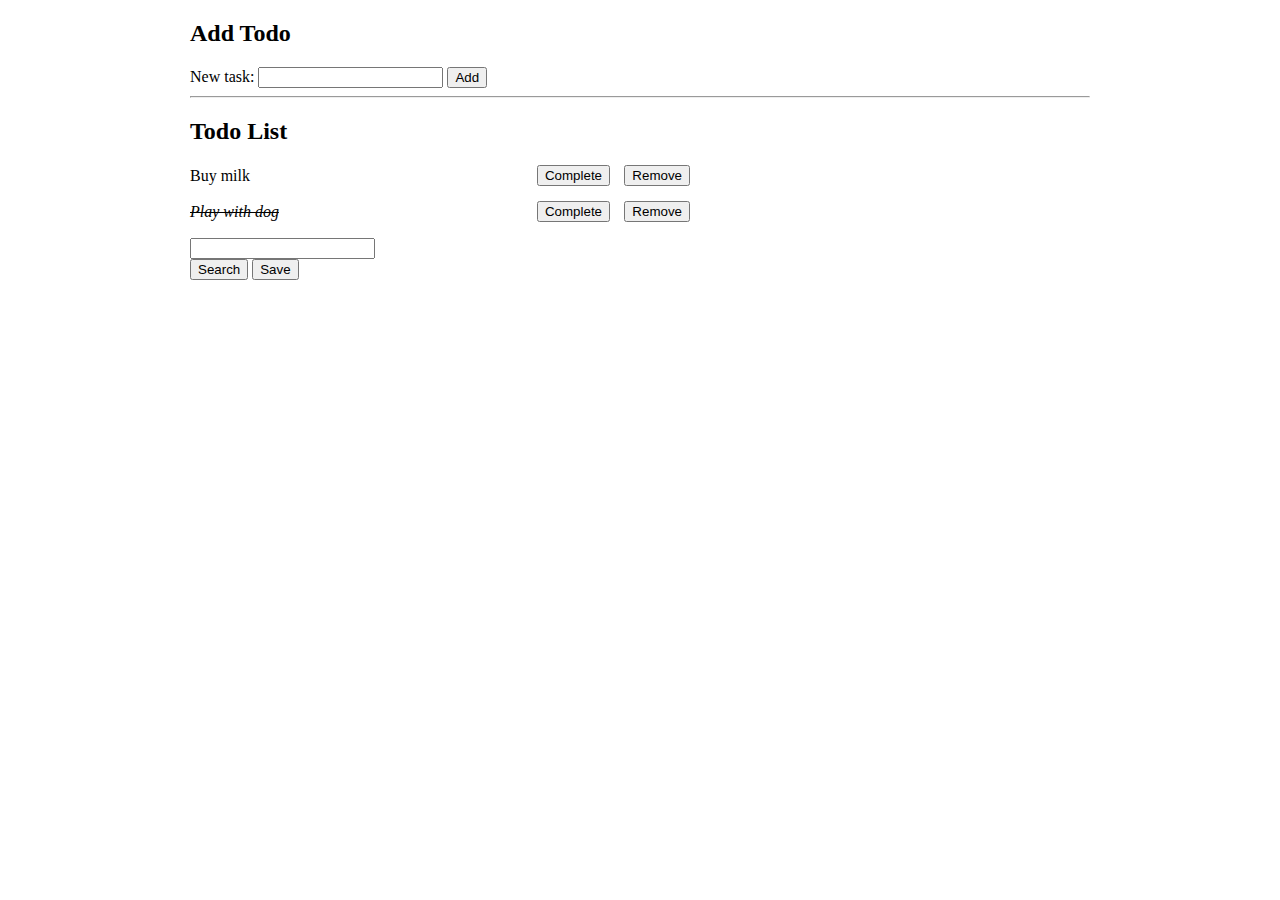
<file: FL13_Homework_03/task2/index.html>
<!DOCTYPE html>
<html lang="en">
<head>
  <meta charset="UTF-8">
  <meta name="viewport" content="width=device-width, initial-scale=1.0">
  <meta http-equiv="X-UA-Compatible" content="ie=edge">
  <title>Task #2</title>
  <link rel="stylesheet" href="styles/style.css">
</head>
<body>
  <div class="mbox">
    <h2>Add Todo</h2>
    <form>
      <label for="add-input">New task:</label>
      <input type="text" id="add-input" />
      <button id="add-submit">Add</button>
    </form>

    <hr>

    <h2>Todo List</h2>
    <ul class="list">
      <li class="item">
        <span class="item-text">Buy milk</span>
        <button class="item-remove">Remove</button>
      </li>
      <li class="item">
        <span class="item-text done">Play with dog</span>
        <button class="item-remove">Remove</button>
      </li>
    </ul>
    <div>
      <input type="text" class="search">
      <button class="item-search">Search</button>
      <button class="save">Save</button>
      <span class="result"></span>
    </div>
    <!-- <hr>
    <div class="amount">
      <p>Done: <span class="done total">0</span>; <br>
        In progress: <span class="in-progress">0</span>; <br>
        <b>Total: <span some-attr>0</span></b>
      </p>
    </div> -->
  </div>


  <script src="js/jquery-3.3.1.min.js"></script>
  <script src="js/index.js"></script>
</body>
</html>
</file>
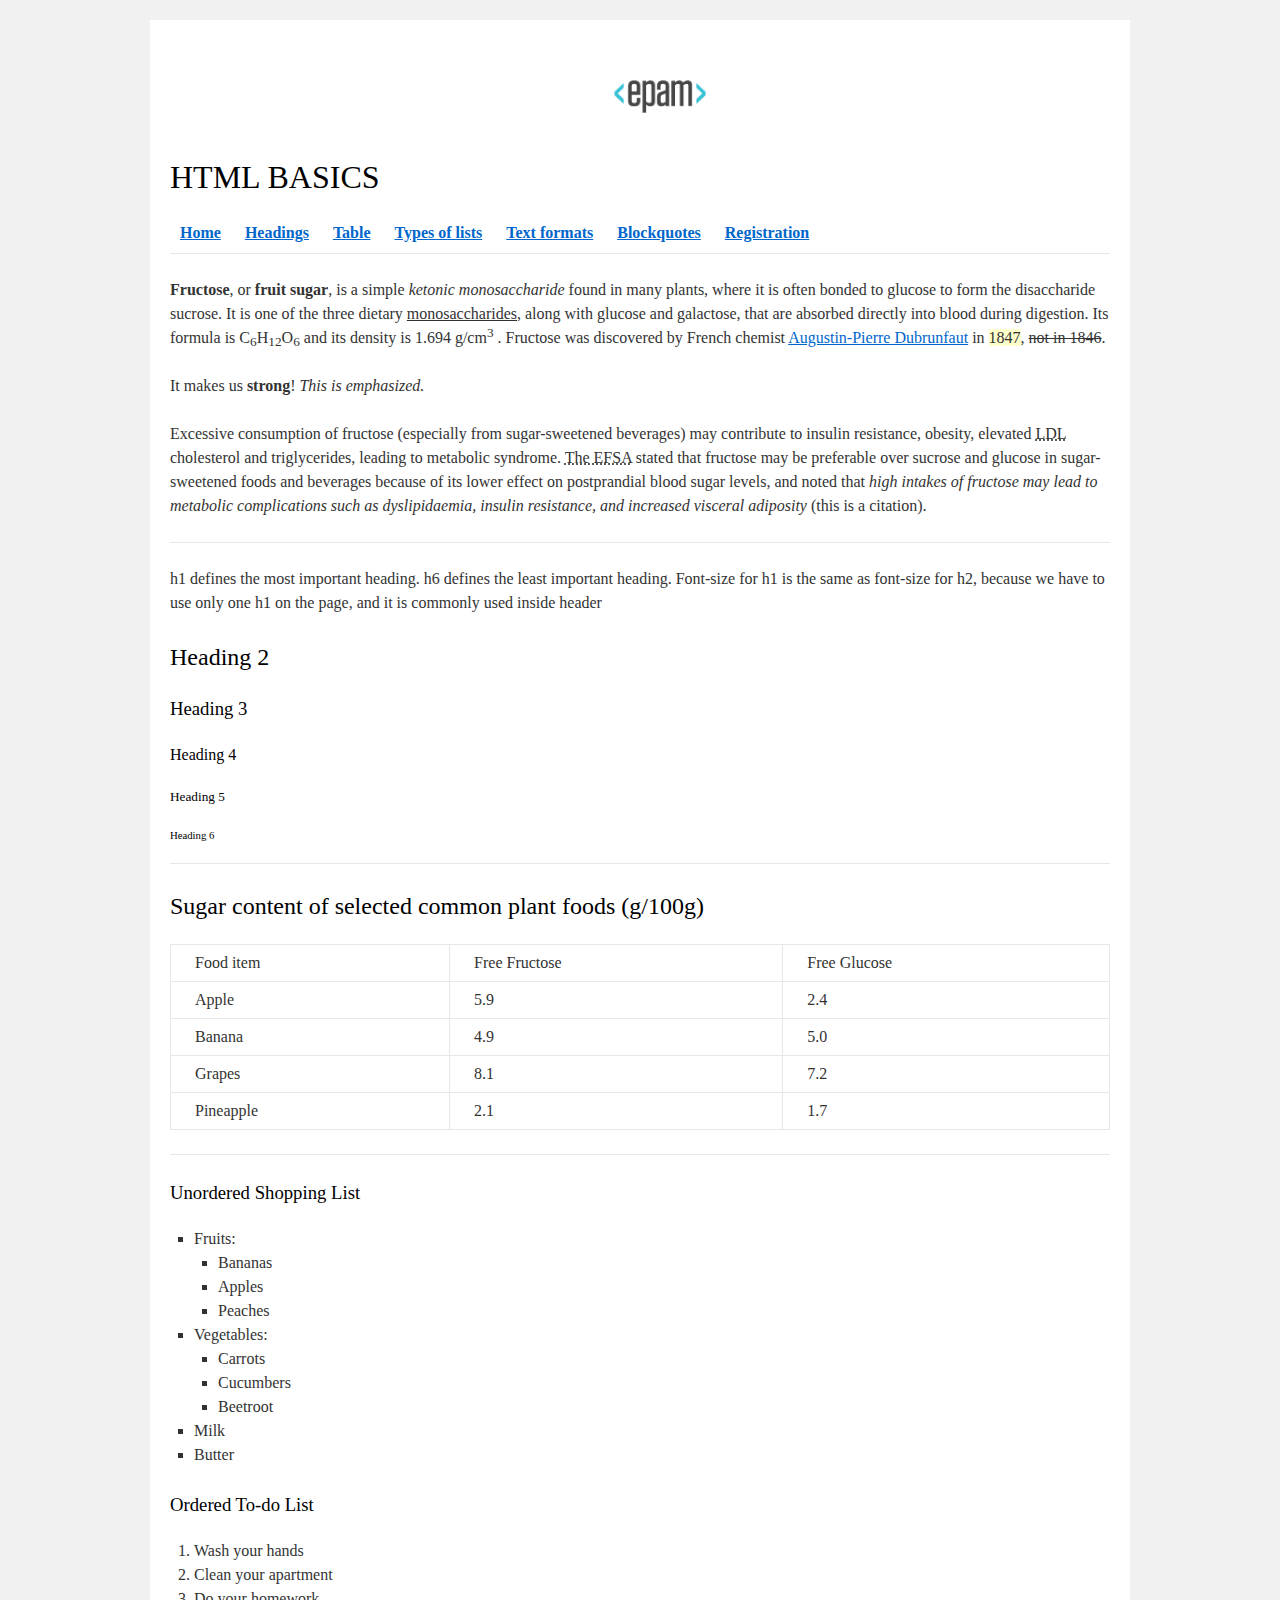
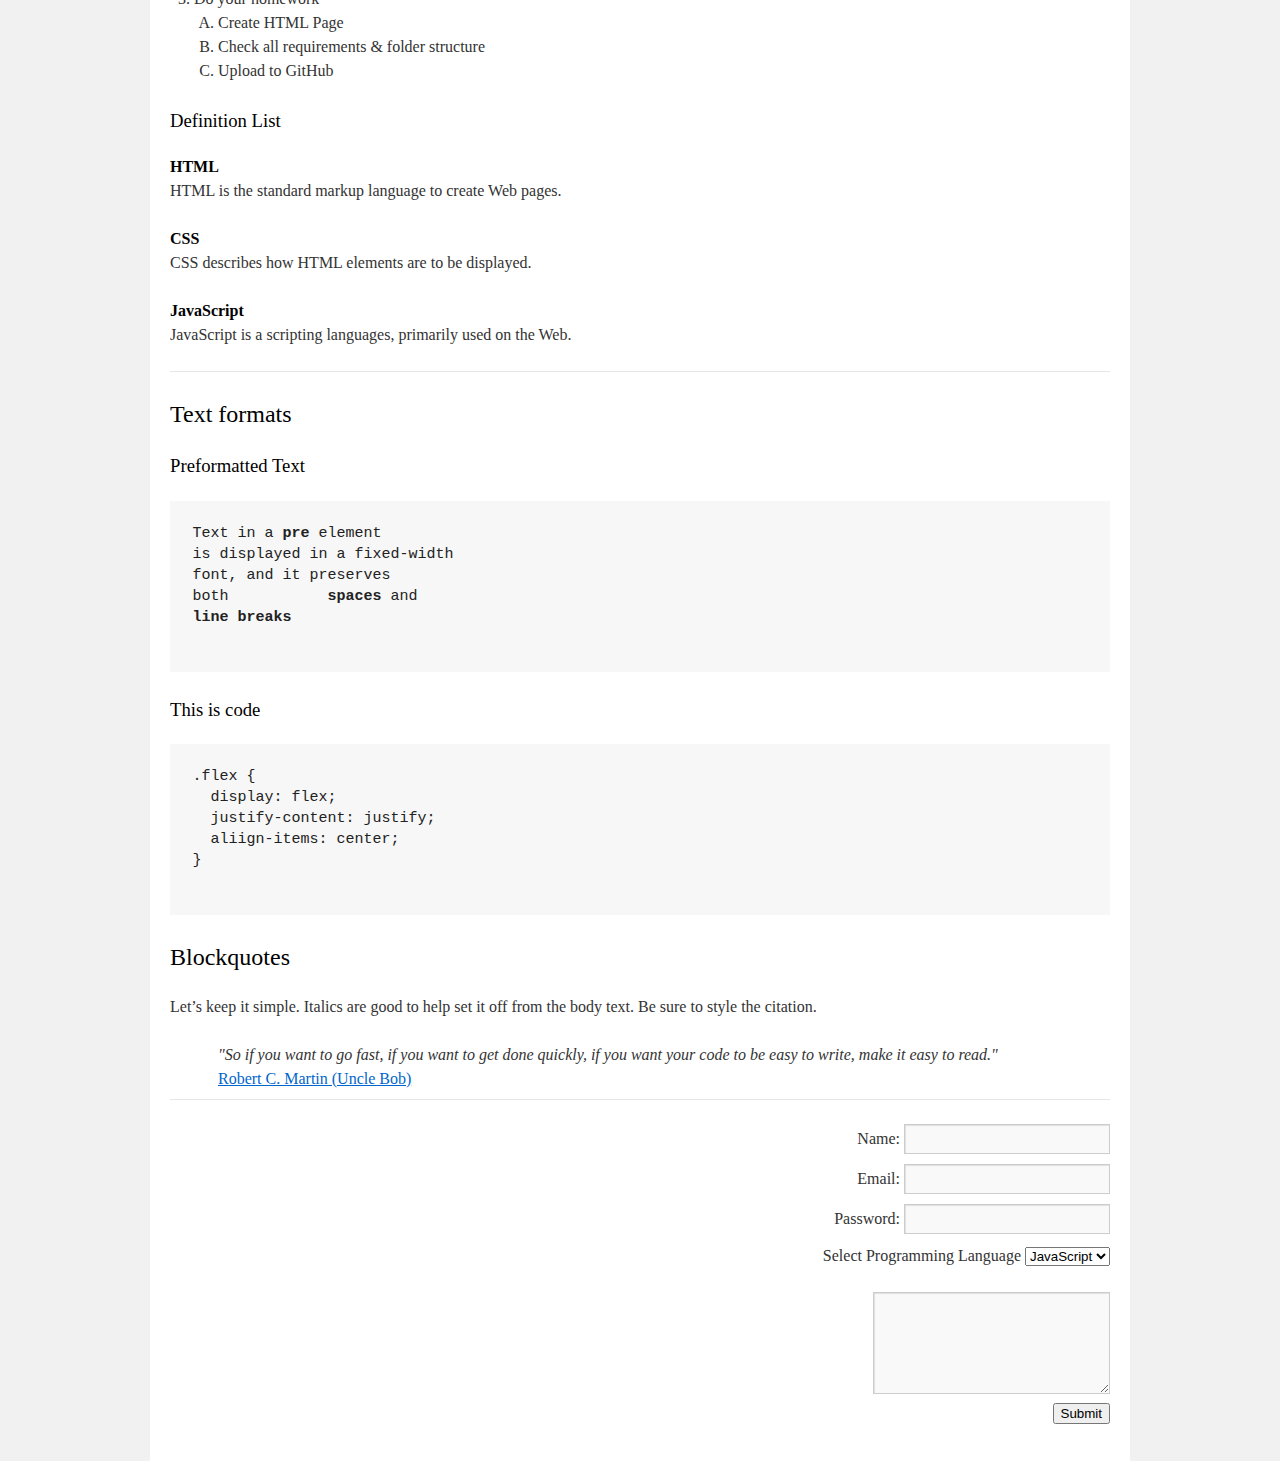
<file: FL13_HW1/homework/index.html>
<!DOCTYPE html>
<html lang="en">

<head>
  <meta charset="utf-8">
  <title>HTML Basics</title>
  <link rel="stylesheet" href="style.css">
</head>

<body>
  <div id="wrapper">
    <div id="main">
      <div id="container">
        <div id="content" role="main">
          <!-- TODO: Content goes here -->
          <header id="home">
            <img src="/FL13_HW1/homework/logo.png" alt="EPAM_logo">
            <h1>HTML BASICS</h1>
            <nav>
              <a href="#home"><b>Home</b></a>
              <a href="#headings"><b>Headings</b></a>
              <a href="#table"><b>Table</b></a>
              <a href="#typesOfLists"><b>Types of lists</b></a>
              <a href="#textFormats"><b>Text formats</b></a>
              <a href="#blockquotes"><b>Blockquotes</b></a>
              <a href="#registration"><b>Registration</b></a>
            </nav>
            <hr>
          </header>
          <section>
            <p><b>Fructose</b>, or <b>fruit sugar</b>, is a simple <em> ketonic monosaccharide</em> found in many plants, where it is often bonded to glucose to form the disaccharide sucrose. It is one of the three dietary <u>monosaccharides</u>, along with glucose and galactose, that are absorbed directly into blood during digestion. Its formula is C<sub>6</sub>H<sub>12</sub>O<sub>6</sub> and its density is 1.694 g/cm<sup>3</sup> . Fructose was discovered by French chemist <a href="https://en.wikipedia.org/wiki/Augustin-Pierre_Dubrunfaut">Augustin-Pierre Dubrunfaut</a>  in <ins>1847</ins>, <s>not in 1846</s>.</p>
            <p>It makes us <b>strong</b>! <em>This is emphasized.</em></p>
            <p>Excessive consumption of fructose (especially from sugar-sweetened beverages) may contribute to insulin resistance, obesity, elevated <abbr title="Low-density lipoprotein">LDL</abbr>  cholesterol and triglycerides, leading to metabolic syndrome.  <abbr title="The European Food Safety Authority">The EFSA</abbr> stated that fructose may be preferable over sucrose and glucose in sugar-sweetened foods and beverages because of its lower effect on postprandial blood sugar levels, and noted that <em>high intakes of fructose may lead to metabolic complications such as dyslipidaemia, insulin resistance, and increased visceral adiposity</em>  (this is a citation).</p>
            <hr>
          </section>
          <section id="headings">
            <p>h1 defines the most important heading. h6 defines the least important heading. Font-size for h1 is the same as font-size for h2, because we have to use only one h1 on the page, and it is commonly used inside header</p>
            <h2>Heading 2</h2>
            <h3>Heading 3</h3>
            <h4>Heading 4</h4>
            <h5>Heading 5</h5>
            <h6>Heading 6</h6>
            <hr>
          </section>
          <section id="table">
            <h2>Sugar content of selected common plant foods (g/100g)</h2>
            <table>
              <thead>
                <tr>
                  <td>Food item</td>
                  <td>Free Fructose</td>
                  <td>Free Glucose</td>
                </tr>
              </thead>
              <tbody>
                <tr>
                  <td>Apple</td>
                  <td>5.9</td>
                  <td>2.4</td>
                </tr>
                <tr>
                  <td>Banana</td>
                  <td>4.9</td>
                  <td>5.0</td>
                </tr>
                <tr>
                  <td>Grapes</td>
                  <td>8.1</td>
                  <td>7.2</td>
                </tr>  
                <tr>
                  <td>Pineapple</td>
                  <td>2.1</td>
                  <td>1.7</td>
                </tr>
              </tbody>
            </table>
            <hr>
          </section>
          <section id="typesOfLists">
            <h3>Unordered Shopping List</h3>
            <ul>
              <li>Fruits:</li>
                <ul>
                  <li>Bananas</li>
                  <li>Apples</li>
                  <li>Peaches</li>
                </ul>
              <li>Vegetables:</li>
                <ul>
                <li>Carrots</li>
                <li>Cucumbers</li>
                <li>Beetroot</li>
                </ul>
              <li>Milk</li>
              <li>Butter</li>
            </ul>
            <h3>Ordered To-do List</h3>
            <ol>
              <li>Wash your hands</li>
              <li>Clean your apartment</li>
              <li>Do your homework</li>
                <ol>
                <li>Create HTML Page</li>
                <li>Check all requirements & folder structure</li>
                <li>Upload to GitHub</li>
                </ol>
            </ol>
            <h3>Definition List</h3>
            <dl>
              <dt>HTML</dt>
              <dd>HTML is the standard markup language to create Web pages.</dd>
              <dt>CSS</dt>
              <dd>CSS describes how HTML elements are to be displayed.</dd>
              <dt>JavaScript</dt>
              <dd>JavaScript is a scripting languages, primarily used on the Web.</dd>
            </dl>
            <hr>
          </section>
          <section id="textFormats">
            <h2>Text formats</h2>
            <h3>Preformatted Text</h3>
            <pre>
Text in a <b>pre</b> element
is displayed in a fixed-width
font, and it preserves
both           <b>spaces</b> and
<b>line breaks</b>
            </pre>
            <h3>This is code</h3>
            <pre>
.flex {
  display: flex;
  justify-content: justify;
  aliign-items: center;
}
            </pre>
          </section>
          <section id="blockquotes">
            <h2>Blockquotes</h2>
            <p>Let’s keep it simple. Italics are good to help set it off from the body text. Be sure to style the citation.</p>
            <blockquote>"So if you want to go fast, if you want to get done quickly, if you want your code to be easy to write, make it easy to read."<br><cite><a href="https://en.wikipedia.org/wiki/Robert_C._Martin">Robert C. Martin (Uncle Bob)</a></cite></blockquote>
            <hr> 
          </section>
          <section id="registration">
            <form action="url">
              <fieldset>
                <label for="name">Name:</label>
                <input type="text" id="name">
              </fieldset>
              <fieldset>
                <label for="email">Email:</label>
                <input type="email" id="email">
              </fieldset>
              <fieldset>
                <label for="password">Password:</label>
                <input type="password" id="password">
              </fieldset>
              <fieldset>
                <label for="select">Select Programming Language</label>
                <select name="select" id="select">
                  <option value="JavaScript">JavaScript</option>
                  <option value=".Net">.Net</option>
                  <option value="Java">Java</option>
                </select>
              </fieldset>
              <br>
              <fieldset>
                <textarea name="textarea" cols="24" rows="4"></textarea>
              </fieldset>
              <fieldset>
                <button type="submit">Submit</button>
              </fieldset>
            </form>
          </section>
        </div>
      </div>
    </div>
  </div>
</body>

</html>
</file>
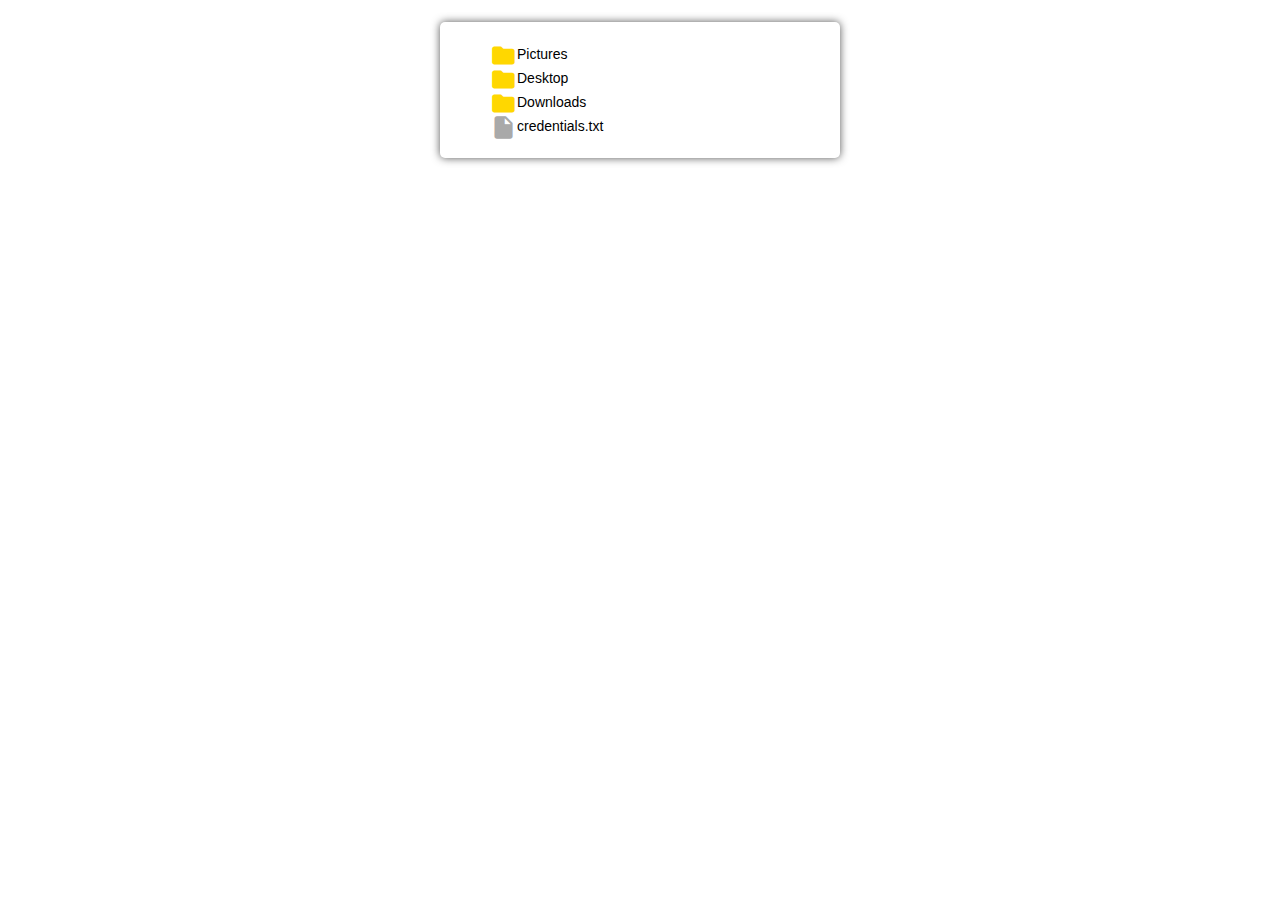
<file: FL13_HW11/homework/index.html>
<!-- DO NOT MODIFY THIS FILE -->
<!DOCTYPE html>
<html lang="en">
<head>
  <meta charset="UTF-8">
  <title>Homework 11 - DOM</title>
  <link rel="stylesheet" href="material-icons/material-icons.css">
  <link rel="stylesheet" href="styles.css">
</head>
<body>
  <div id="root"></div>

  <script src="./app.js"></script>
</body>
</html>
</file>
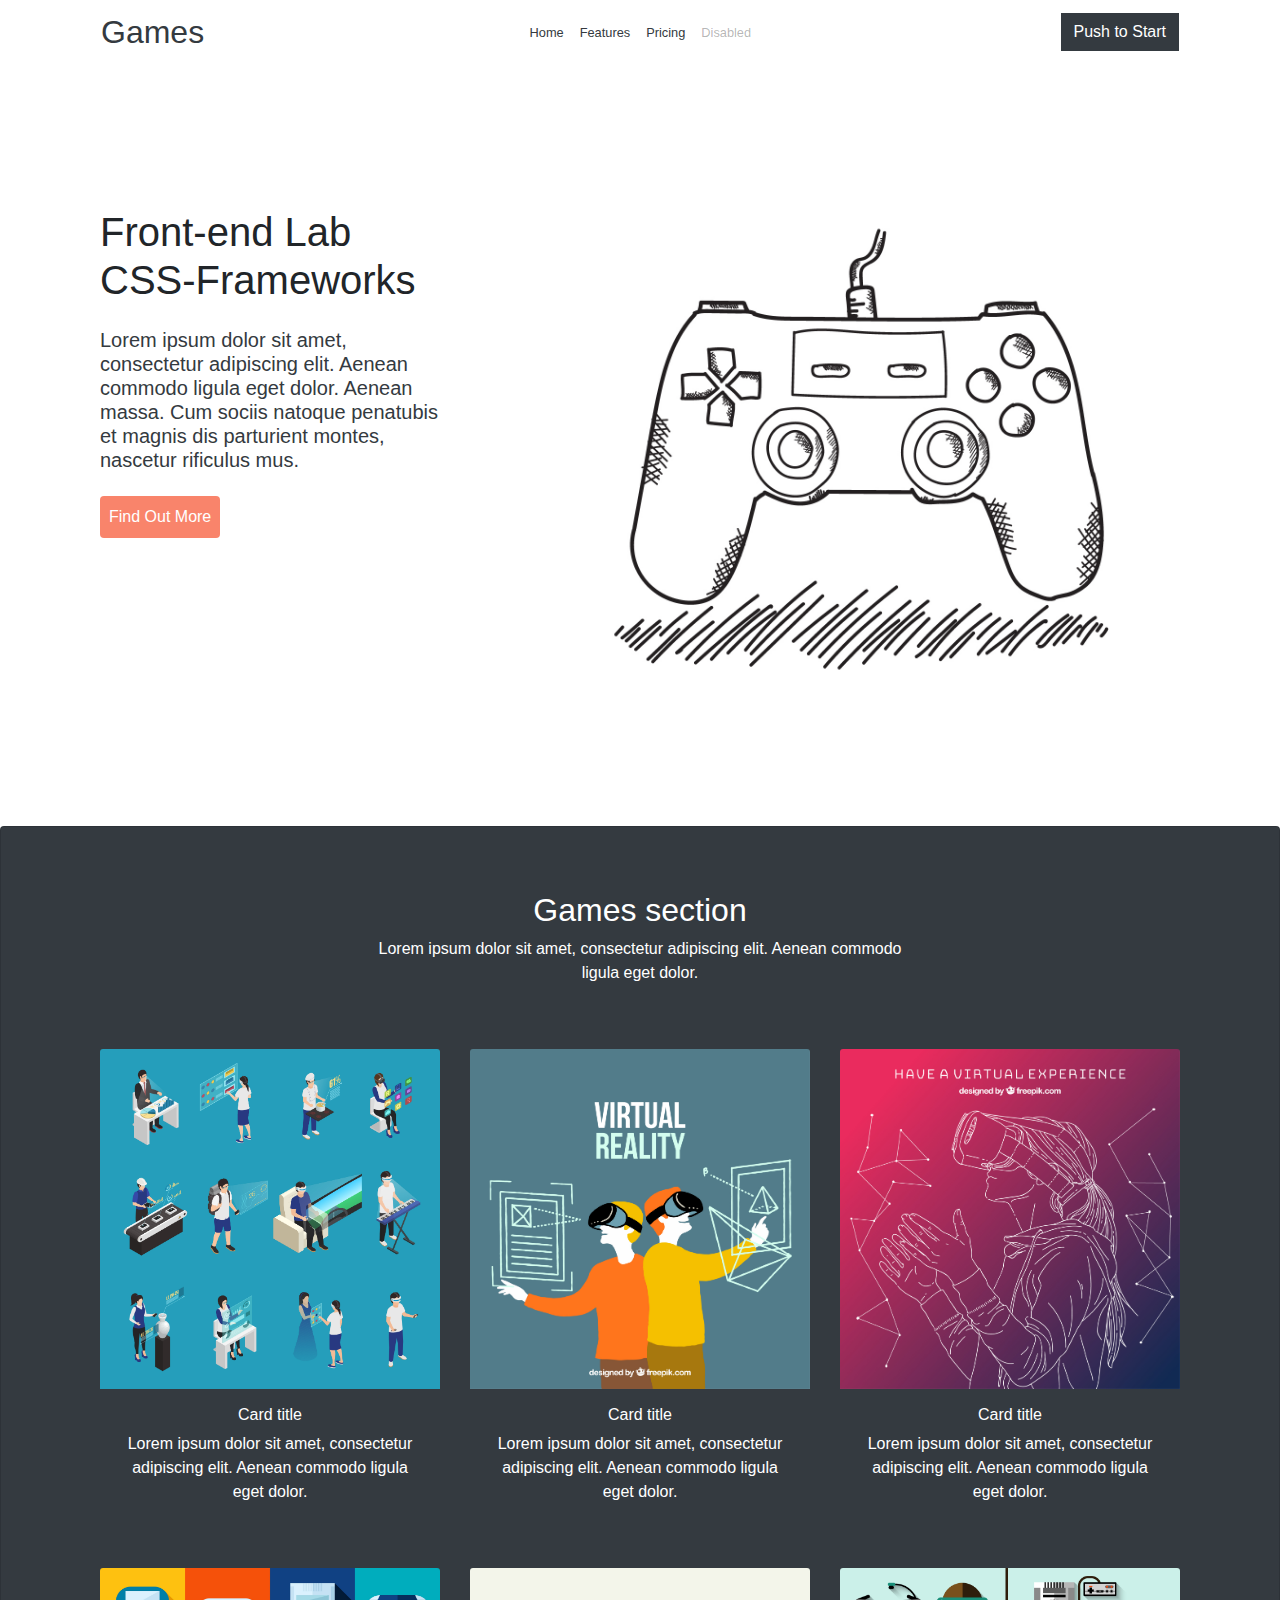
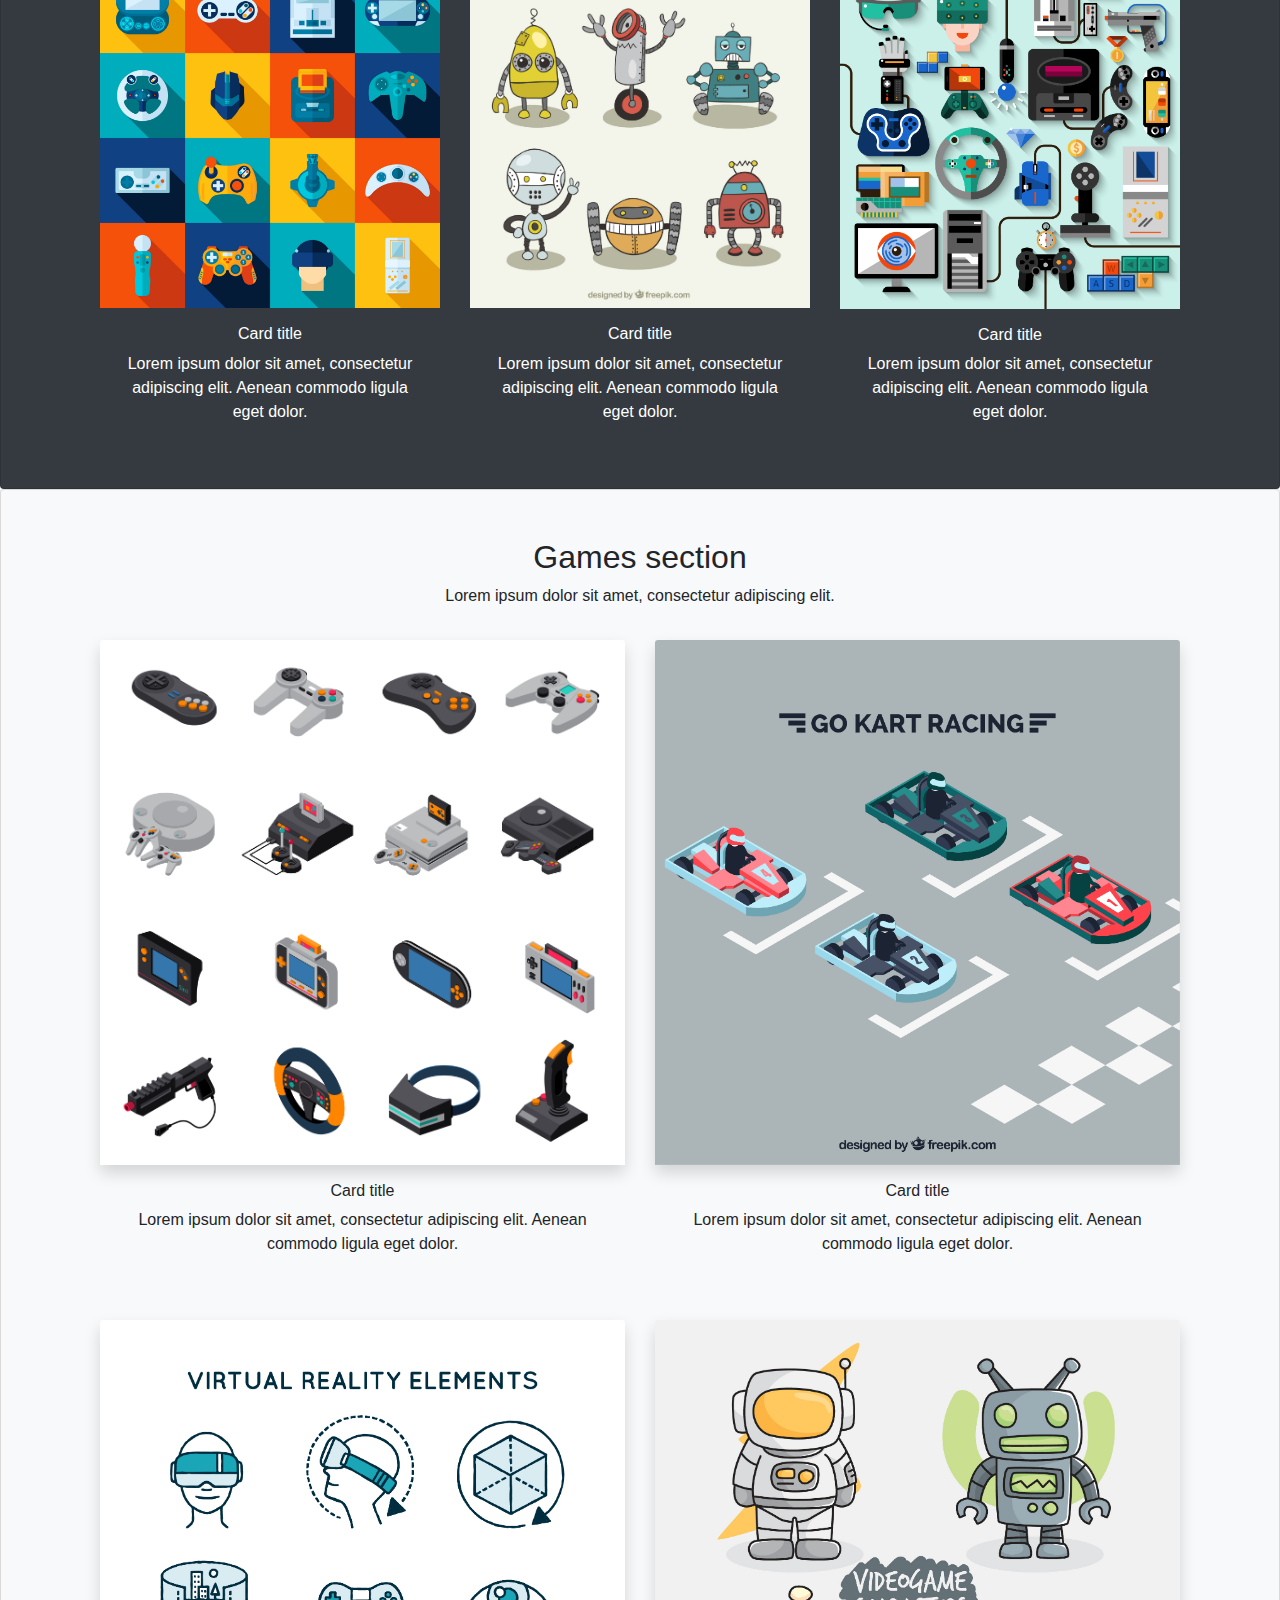
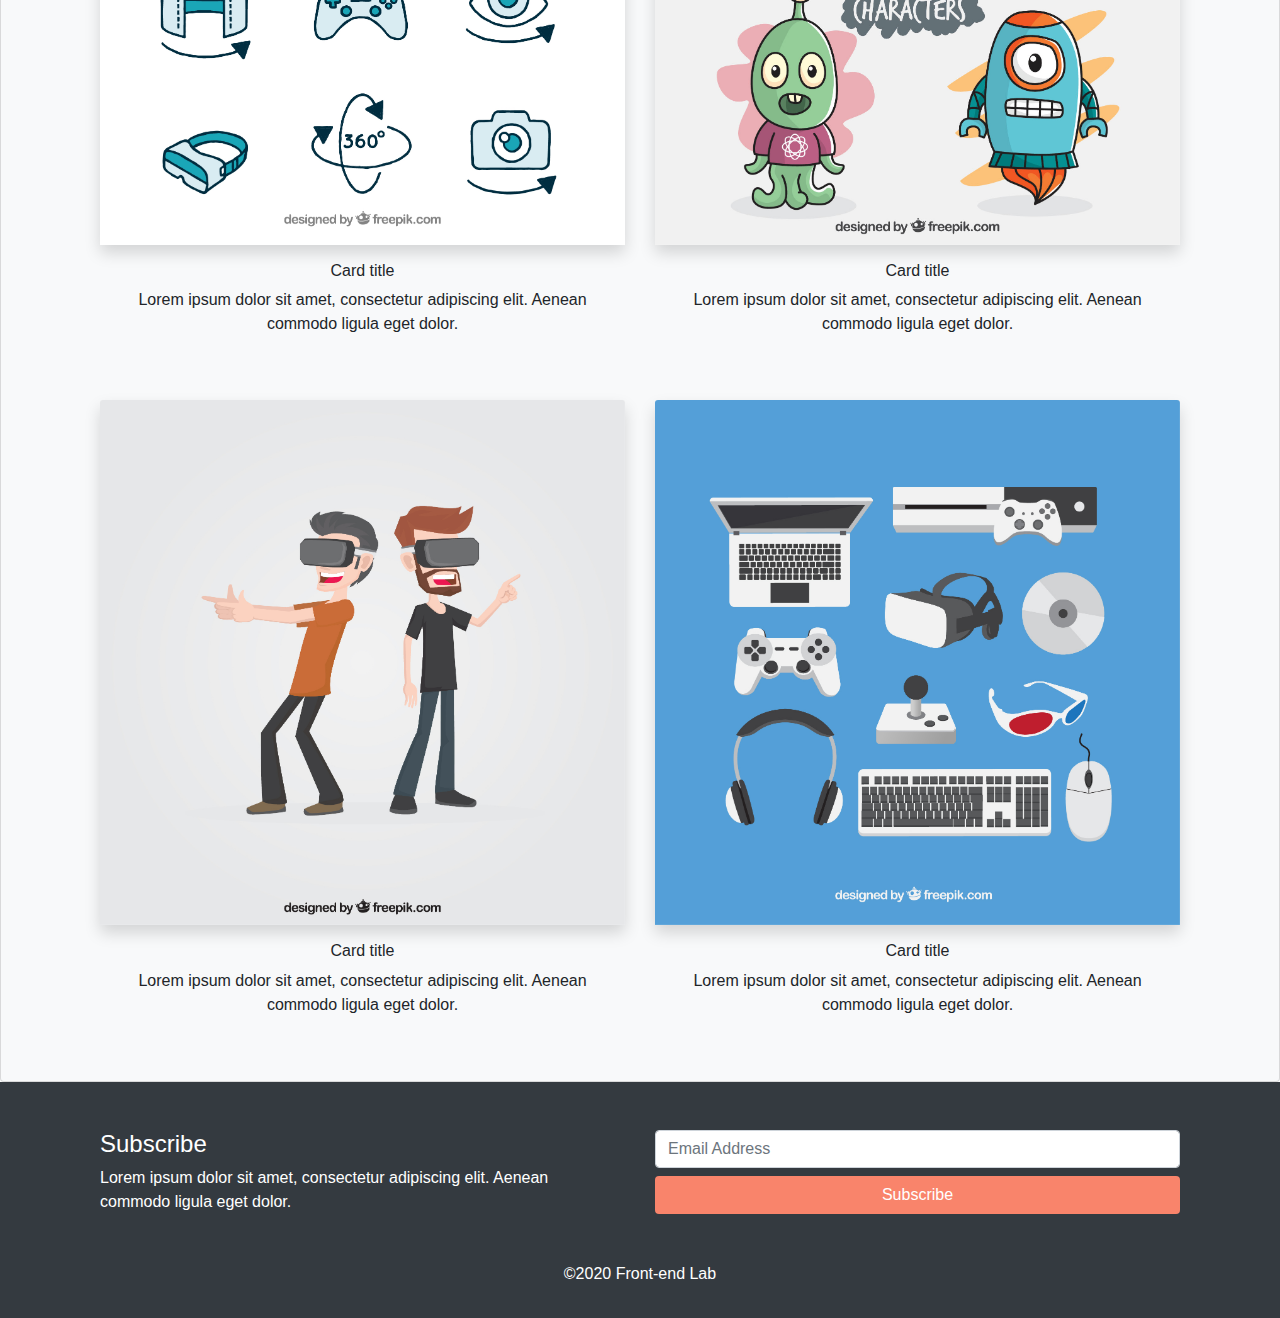
<file: FL13_HW13/homework/index.html>
<!DOCTYPE html>
<html lang="zxx">
<head>
    <meta charset="UTF-8">
    <meta name="viewport" content="width=device-width, initial-scale=1.0">
    <link rel="stylesheet" href="https://stackpath.bootstrapcdn.com/bootstrap/4.4.1/css/bootstrap.min.css" integrity="sha384-Vkoo8x4CGsO3+Hhxv8T/Q5PaXtkKtu6ug5TOeNV6gBiFeWPGFN9MuhOf23Q9Ifjh" crossorigin="anonymous">
    <link rel="stylesheet" href="css/style.css">
    <title>Document</title>
</head>
<body>
    <header class="header container pb-5 mb-5 ">
        <nav class="header__nav nav navbar navbar-expand-lg navbar-light d-flex justify-content-between">
            <a class="header__brand navbar-brand text-dark font-weight-bold" href="#"><span class='h2'>Games</span></a>
            <button class="nav__btn btn navbar-toggler" type="button" data-toggle="collapse" data-target="#navbarTogglerDemo01" aria-controls="navbarTogglerDemo01" aria-expanded="false" aria-label="Toggle navigation">
                <span class="btn__inner navbar-toggler-icon"></span>
            </button>
            <div class="nav__items collapse navbar-collapse" id="navbarTogglerDemo01">
                <ul class="nav__list list navbar-nav small m-auto">
                    <li class="list__item nav-item"><a class="list__link nav-link text-dark" href="#">Home</a></li>
                    <li class="list__item nav-item"><a class="list__link nav-link text-dark" href="#">Features</a></li>
                    <li class="list__item nav-item"><a class="list__link nav-link text-dark" href="#">Pricing</a></li>
                    <li class="list__item_disabled nav-item"><a class="list__link_disabled nav-link disabled" href="#">Disabled</a></li>
                </ul>
            </div>
            <button type="button" class="header__btn btn btn-dark rounded-0 d-none d-lg-block">Push to Start</button>
        </nav>
    </header>
    <section class="main container">
        <div class="main__block d-flex flex-column-reverse flex-lg-row">
            <div class="main__description py-5 col-12 col-lg-5">
                <h1 class="main__header col-md-7 col-lg-10 pl-0 ml-0">Front-end Lab CSS-Frameworks</h1>
                <p class="main__text h5 pt-3 col-lg-10 pl-0  text-dark">Lorem ipsum dolor sit amet, consectetur adipiscing elit. Aenean commodo ligula eget dolor. Aenean massa. Cum sociis natoque penatubis et magnis dis parturient montes, nascetur rificulus mus.</p>
                <button class="main__btn btn mt-3 p-2 text-white">Find Out More</button>
            </div>
            <img class="main__image col-lg-7 img-fluid" src="assets/hero-5.jpg" alt="gamepad"> 
        </div>
    </section>
    <section class="card bg-dark mt-5 py-5">
        <div class="card__block container">
            <div class="card__description description d-flex flex-column align-items-center pt-3">
                <h2 class="description__header text-white">Games section</h2> 
                <p class="description__text text-white text-center col-md-9 col-lg-6">Lorem ipsum dolor sit amet, consectetur adipiscing elit. Aenean commodo ligula eget dolor.</p>
            </div>
            <div class="card__items d-flex flex-wrap">
                <div class="card__item col-md-6 col-lg-4 mt-5">
                    <img class="card__img card-img-top" src="assets/1.jpg" alt="Virtual Reality">
                    <div class="card__info d-flex flex-column align-items-center mt-3">
                        <h6 class="card__header text-white">Card title</h6>
                        <p class="card__text text-white text-center col-md-10 col-lg-12">Lorem ipsum dolor sit amet, consectetur adipiscing elit. Aenean commodo ligula eget dolor.</p>
                    </div>
                </div>
                <div class="card__item col-md-6 col-lg-4 mt-5">
                    <img class="card__img card-img-top" src="assets/2.jpg" alt="Virtual Reality">
                    <div class="card__info d-flex flex-column align-items-center mt-3">
                        <h6 class="card__header text-white">Card title</h6>
                        <p class="card__text text-white text-center col-md-10 col-lg-12">Lorem ipsum dolor sit amet, consectetur adipiscing elit. Aenean commodo ligula eget dolor.</p> 
                    </div>
                </div>
                <div class="card__item col-md-6 col-lg-4 mt-5">
                    <img class="card__img card-img-top" src="assets/3.jpg" alt="Virtual Reality">
                    <div class="card__info d-flex flex-column align-items-center mt-3">
                        <h6 class="card__header text-white">Card title</h6>
                        <p class="card__text text-white text-center col-md-10 col-lg-12">Lorem ipsum dolor sit amet, consectetur adipiscing elit. Aenean commodo ligula eget dolor.</p>
                    </div> 
                </div>
                <div class="card__item col-md-6 col-lg-4 mt-5">
                    <img class="card__img card-img-top" src="assets/4.jpg" alt="Virtual Reality">
                    <div class="card__info d-flex flex-column align-items-center mt-3">
                        <h6 class="card__header text-white">Card title</h6>
                        <p class="card__text text-white text-center col-md-10 col-lg-12">Lorem ipsum dolor sit amet, consectetur adipiscing elit. Aenean commodo ligula eget dolor.</p>
                    </div> 
                </div>
                <div class="card__item col-md-6 col-lg-4 mt-5">
                    <img class="card__img card-img-top" src="assets/5.jpg" alt="Virtual Reality">
                    <div class="card__info d-flex flex-column align-items-center mt-3">
                        <h6 class="card__header text-white">Card title</h6>
                        <p class="card__text text-white text-center col-md-10 col-lg-12">Lorem ipsum dolor sit amet, consectetur adipiscing elit. Aenean commodo ligula eget dolor.</p>
                    </div>  
                </div>
                <div class="card__item col-md-6 col-lg-4 mt-5">
                    <img class="card__img card-img-top" src="assets/6.jpg" alt="Virtual Reality">
                    <div class="card__info d-flex flex-column align-items-center mt-3">
                        <h6 class="card__header text-white">Card title</h6>
                        <p class="card__text text-white text-center col-md-10 col-lg-12">Lorem ipsum dolor sit amet, consectetur adipiscing elit. Aenean commodo ligula eget dolor.</p>
                    </div> 
                </div>
            </div>
        </div>
    </section>
    <section class="card bg-light py-5">
        <div class="card__block container">
            <div class="card__description description d-flex flex-column align-items-center">
                <h2 class="description_header">Games section</h2> 
                <p class="description_text text-center">Lorem ipsum dolor sit amet, consectetur adipiscing elit.</p>
            </div>
            <div class="card__items d-flex flex-wrap">
                <div class="card__item col-lg-6 mt-3">
                    <img class="card__img card-img-top shadow" src="assets/7.jpg" alt="Virtual Reality">
                    <div class="card__info d-flex flex-column align-items-center mt-3">
                        <h6 class="card__header">Card title</h6>
                        <p class="card__text text-center col-md-10 col-lg-11">Lorem ipsum dolor sit amet, consectetur adipiscing elit. Aenean commodo ligula eget dolor.</p>
                    </div>
                </div>
                <div class="card__item col-lg-6 mt-3">
                    <img class="card__img card-img-top shadow" src="assets/8.jpg" alt="Virtual Reality">
                    <div class="card__info d-flex flex-column align-items-center mt-3">
                        <h6 class="card__header">Card title</h6>
                        <p class="card__text text-center col-md-10 col-lg-11">Lorem ipsum dolor sit amet, consectetur adipiscing elit. Aenean commodo ligula eget dolor.</p> 
                    </div>
                </div>
                <div class="card__item col-lg-6 mt-5">
                    <img class="card__img card-img-top shadow" src="assets/9.jpg" alt="Virtual Reality">
                    <div class="card__info d-flex flex-column align-items-center mt-3">
                        <h6 class="card__header">Card title</h6>
                        <p class="card__text text-center col-md-10 col-lg-11">Lorem ipsum dolor sit amet, consectetur adipiscing elit. Aenean commodo ligula eget dolor.</p>
                    </div> 
                </div>
                <div class="card__item col-lg-6 mt-5">
                    <img class="card__img card-img-top shadow" src="assets/10.jpg" alt="Virtual Reality">
                    <div class="card__info d-flex flex-column align-items-center mt-3">
                        <h6 class="card__header">Card title</h6>
                        <p class="card__text text-center col-md-10 col-lg-11">Lorem ipsum dolor sit amet, consectetur adipiscing elit. Aenean commodo ligula eget dolor.</p>
                    </div> 
                </div>
                <div class="card__item col-lg-6 mt-5">
                    <img class="card__img card-img-top shadow" src="assets/11.jpg" alt="Virtual Reality">
                    <div class="card__info d-flex flex-column align-items-center mt-3">
                        <h6 class="card__header">Card title</h6>
                        <p class="card__text text-center col-md-10 col-lg-11">Lorem ipsum dolor sit amet, consectetur adipiscing elit. Aenean commodo ligula eget dolor.</p>
                    </div>  
                </div>
                <div class="card__item col-lg-6 mt-5">
                    <img class="card__img card-img-top shadow" src="assets/12.jpg" alt="Virtual Reality">
                    <div class="card__info d-flex flex-column align-items-center mt-3">
                        <h6 class="card__header">Card title</h6>
                        <p class="card__text text-center col-md-10 col-lg-11">Lorem ipsum dolor sit amet, consectetur adipiscing elit. Aenean commodo ligula eget dolor.</p>
                    </div> 
                </div>
            </div>
        </div>
    </section>
    <footer class="footer bg-dark pt-5">
        <div class="footer__block container d-flex flex-column">
            <div class="footer__block d-flex flex-column flex-lg-row">
                <div class="footer__info info col-lg-6">
                    <h4 class="info__header text-white">Subscribe</h4>
                    <p class="info__text text-white col-md-10 col-lg-12 pl-0">Lorem ipsum dolor sit amet, consectetur adipiscing elit. Aenean commodo ligula eget dolor.</p>
                </div>
                <div class="form form-group col-lg-6">
                    <input type="email" class="form__input form-control" placeholder="Email Address">
                    <button class="form__btn btn text-white col-lg-12 mt-2">Subscribe</button>
                </div>
            </div>  
            <p class="footer__text text-white text-center mt-3 py-3">&copy;2020 Front-end Lab</p>
        </div>
    </footer>
    <script src="https://code.jquery.com/jquery-3.4.1.slim.min.js" integrity="sha384-J6qa4849blE2+poT4WnyKhv5vZF5SrPo0iEjwBvKU7imGFAV0wwj1yYfoRSJoZ+n" crossorigin="anonymous"></script>
    <script src="https://cdn.jsdelivr.net/npm/popper.js@1.16.0/dist/umd/popper.min.js" integrity="sha384-Q6E9RHvbIyZFJoft+2mJbHaEWldlvI9IOYy5n3zV9zzTtmI3UksdQRVvoxMfooAo" crossorigin="anonymous"></script>
    <script src="https://stackpath.bootstrapcdn.com/bootstrap/4.4.1/js/bootstrap.min.js" integrity="sha384-wfSDF2E50Y2D1uUdj0O3uMBJnjuUD4Ih7YwaYd1iqfktj0Uod8GCExl3Og8ifwB6" crossorigin="anonymous"></script>
</body>
</html>
</file>
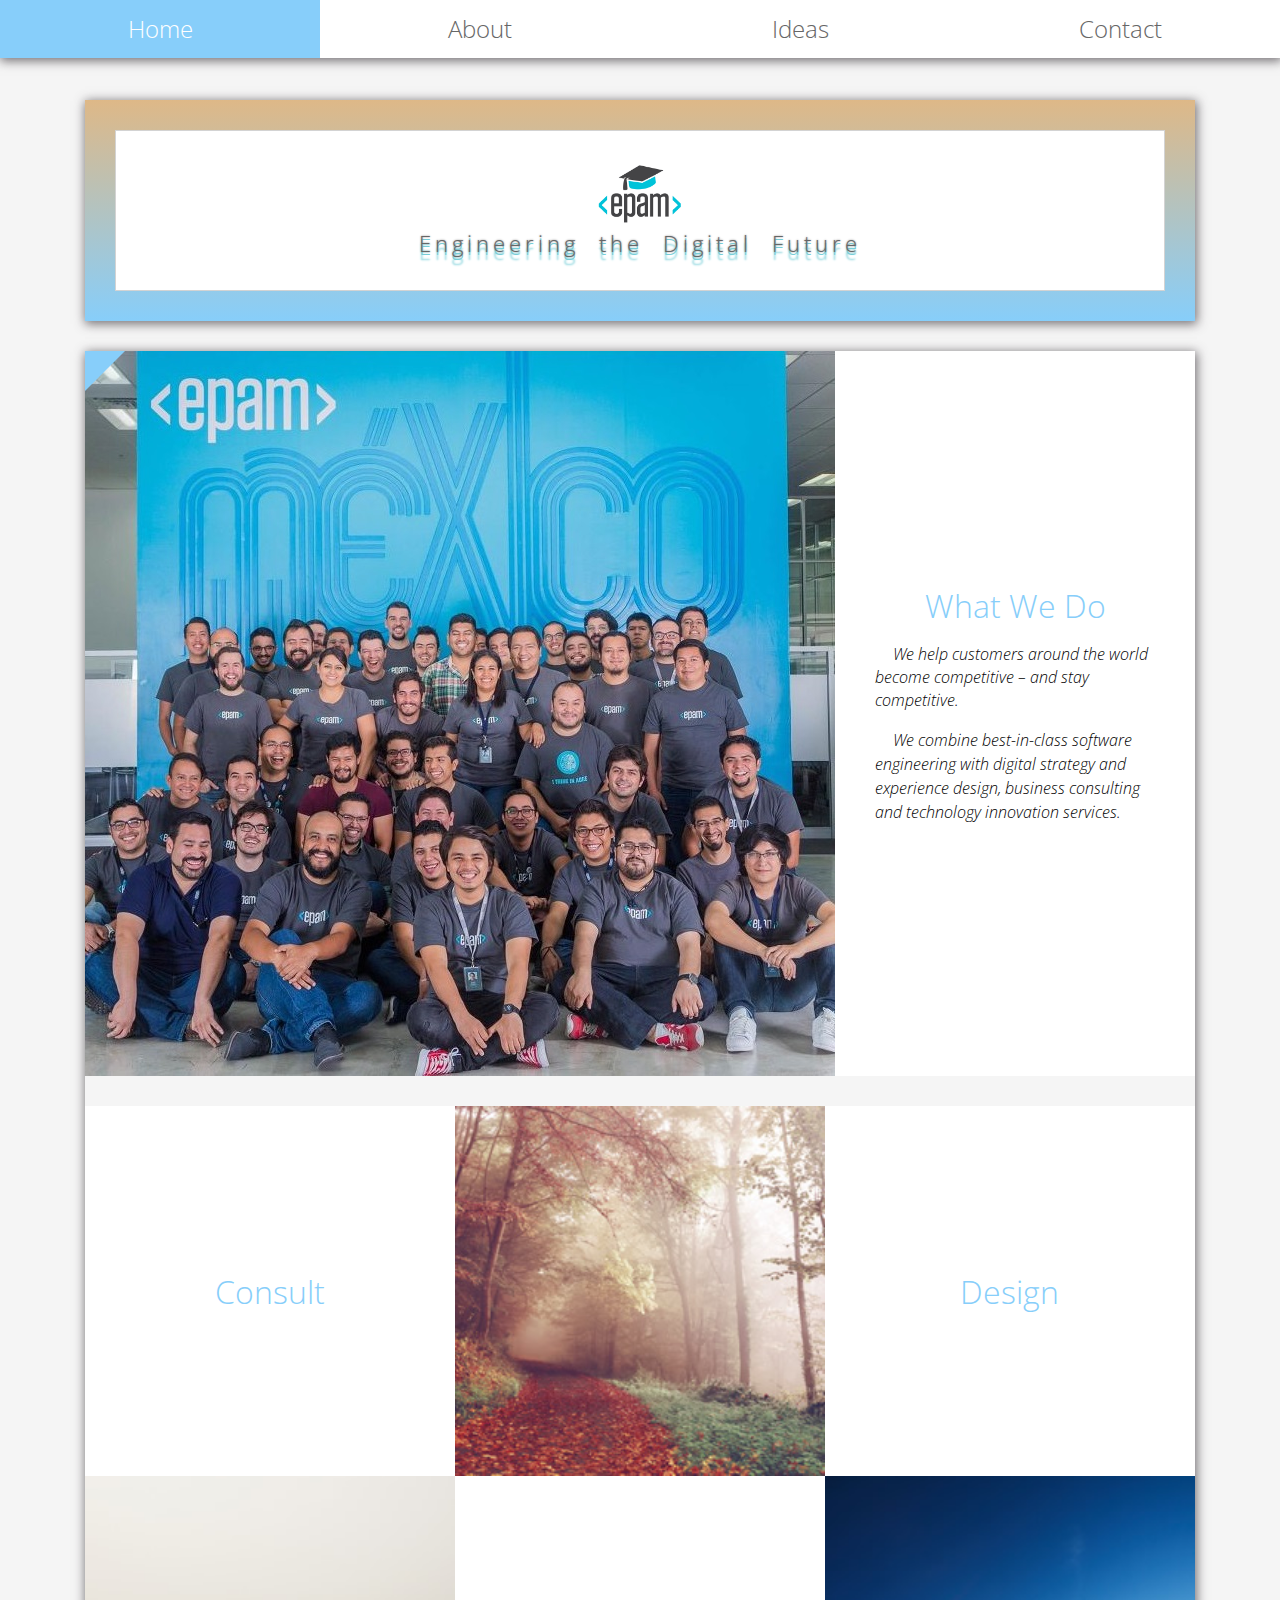
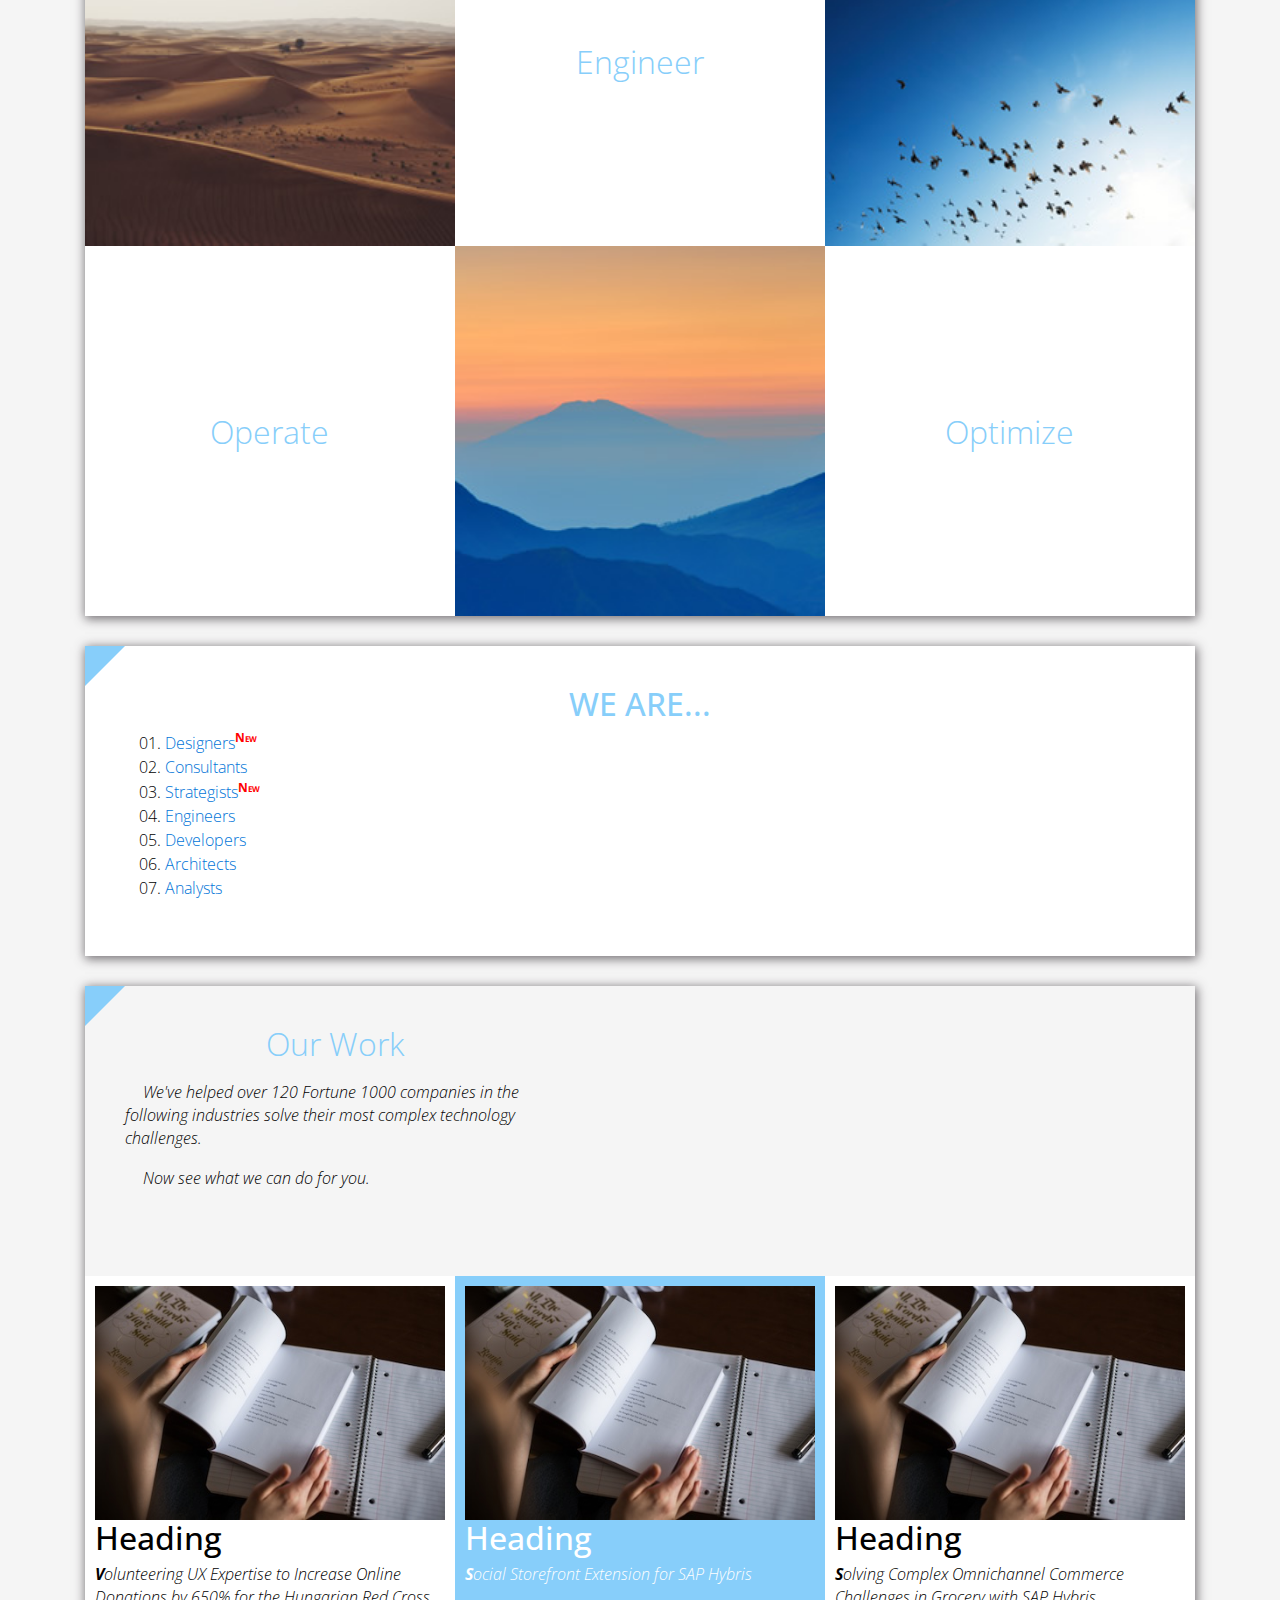
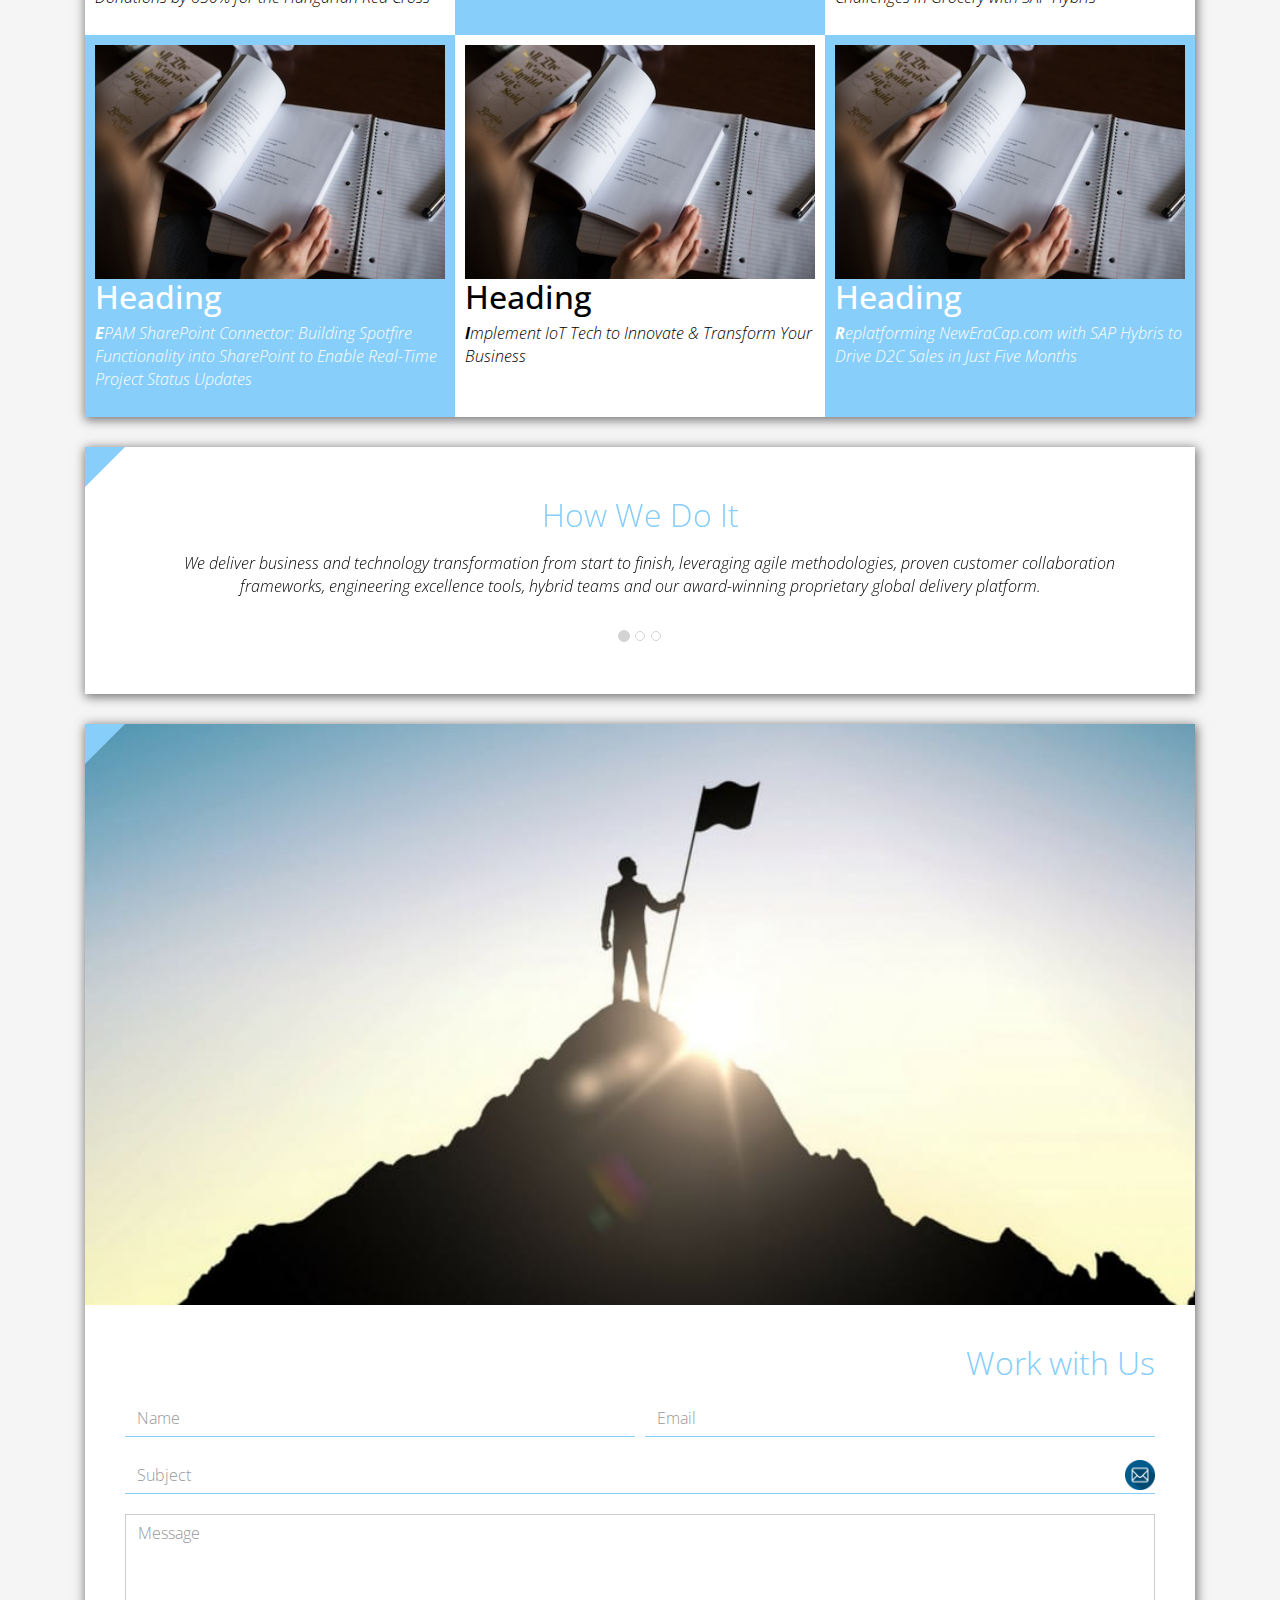
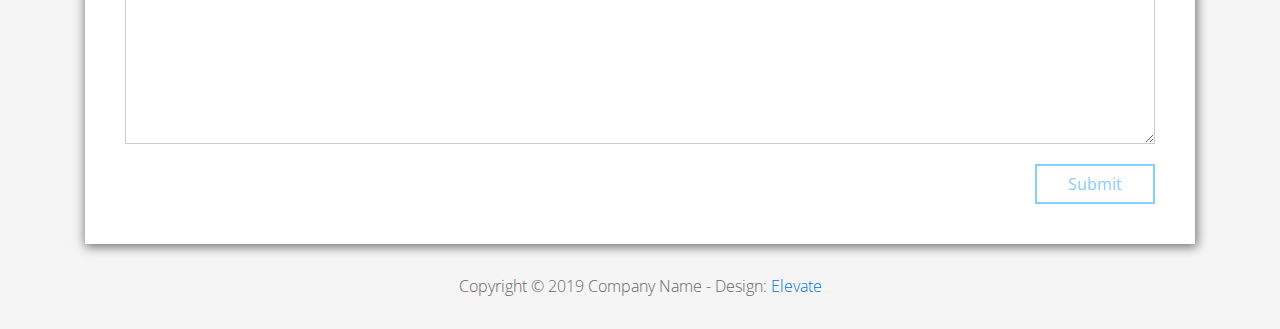
<file: FL13_HW2/homework/index.html>
<!DOCTYPE html>
<html lang="en">
<head>
  <meta charset="utf-8">
  <meta http-equiv="X-UA-Compatible" content="IE=edge">
  <meta name="viewport" content="width=device-width, initial-scale=1">

  <title>CSS Basics HW</title>



  <!-- load stylesheets -->
  <link rel="stylesheet" href="http://fonts.googleapis.com/css?family=Open+Sans:300,400">
  <!-- Google web font "Open Sans" -->
  <link rel="stylesheet" href="css/bootstrap.min.css">
  <!-- Bootstrap style -->
  <link rel="stylesheet" href="css/general.css">
  <link rel="stylesheet" href="css/style.css">
  <!-- Templatemo style -->
</head>

<body>
<div class="container">

  <div class="tm-sidebar">
    <nav class="tm-main-nav">
      <ul>
        <li class="tm-nav-item"><a href="#home" class="tm-nav-item-link">Home</a></li>
        <li class="tm-nav-item"><a href="#about" class="tm-nav-item-link">About</a></li>
        <li class="tm-nav-item"><a href="#ideas" class="tm-nav-item-link">Ideas</a></li>
        <li class="tm-nav-item"><a href="#contact" class="tm-nav-item-link">Contact</a></li>
      </ul>
    </nav>
  </div>

  <div class="tm-main-content">

    <div id="home" class="tm-content-box tm-content-header margin-b-10">
      <div class="tm-banner">
        <div class="tm-banner-inner">
          <img src="img/epam_logo.png" width="100" alt="">
          <p class="tm-banner-text">Engineering the Digital Future</p>
        </div>
      </div>
    </div>

    <section>
      <div class="tm-content-box flex-2-col">

        <div class="padding-medium flex-item tm-team-description-container flex-item">
          <h2 class="tm-section-title">What We Do</h2>
          <p class="tm-section-description">We help customers around the world become competitive – and stay competitive.</p>
          <p class="tm-section-description"> We combine best-in-class software engineering with digital strategy and experience design, business consulting and technology innovation services.</p>
        </div>
        <div class="flex-item tm-team-img">
          <img src="img/epam-mexico.jpg" alt="epam-mexico">
        </div>

      </div>

      <div id="about" class="tm-content-box">

        <ul class="boxes gallery-container">
          <li class="box box-bg">
            <h2 class="tm-section-title tm-section-title-box tm-box-bg-title">Consult</h2>
          </li>
          <li class="box">
            <a href="img/idea-large-01.jpg">
              <img src="img/idea-01.jpg" alt="Image" class="img-fluid thumbnail box-img">
            </a>
          </li>
          <li class="box box-bg">
            <h2 class="tm-section-title tm-section-title-box tm-box-bg-title">Design</h2>
          </li>
          <li class="box">
            <a href="img/idea-large-02.jpg">
              <img src="img/idea-02.jpg" alt="Image" class="img-fluid thumbnail box-img">
            </a>
          </li>
          <li class="box box-bg">
            <h2 class="tm-section-title tm-section-title-box tm-box-bg-title">Engineer</h2>
          </li>
          <li class="box">
            <a href="img/idea-large-03.jpg">
              <img src="img/idea-03.jpg" alt="Image" class="img-fluid thumbnail box-img">
            </a>
          </li>
          <li class="box box-bg">
            <h2 class="tm-section-title tm-section-title-box tm-box-bg-title">Operate</h2>
          </li>
          <li class="box">
            <a href="img/idea-large-04.jpg">
              <img src="img/idea-04.jpg" alt="Image" class="img-fluid thumbnail box-img">
            </a>
          </li>
          <li class="box box-bg">
            <h2 class="tm-section-title tm-section-title-box tm-box-bg-title">Optimize</h2>
          </li>
        </ul>

      </div>

    </section>

    <!-- slider -->
    <section class="heading tm-content-box">
      <div class="padding-medium">
        <h2> WE ARE...</h2>
        <ol>
          <li><a href="index.html" class="text">Designers</a></li>
          <li><a href="index.html">Consultants</a></li>
          <li><a href="#" class="text">Strategists</a></li>
          <li><a href="#">Engineers</a></li>
          <li><a href="#">Developers</a></li>
          <li><a href="#">Architects</a></li>
          <li><a href="#">Analysts</a></li>
        </ol>
      </div>
    </section>

    <section class="blocks">
      <div class="padding-medium flex-item tm-team-description-container">
        <h2 class="tm-section-title">Our Work</h2>
        <p class="tm-section-description">We've helped over 120 Fortune 1000 companies in the following industries solve their most complex technology challenges. </p>
        <p class="tm-section-description"> Now see what we can do for you.</p>
      </div>
      <div class="tm-content-box flex-2-col">
      </div>
      <div  class="tm-content-box">
        <ul class="boxes gallery-container">
          <li class="box box-work">
            <img src="img/study.jpeg" alt="Image" class="img-fluid">
            <div>
              <h2>Heading</h2>
              <p>Volunteering UX Expertise to Increase Online Donations by 650% for the Hungarian Red Cross</p>
            </div>
          </li>
          <li class="box box-work">
            <img src="img/study.jpeg" alt="Image" class="img-fluid">
            <div>
              <h2>Heading</h2>
              <p>Social Storefront Extension for SAP Hybris</p>
            </div>
          </li>
          <li class="box box-work">
            <img src="img/study.jpeg" alt="Image" class="img-fluid">
            <div>
              <h2>Heading</h2>
              <p>Solving Complex Omnichannel Commerce Challenges in Grocery with SAP Hybris</p>
            </div>
          </li>
          <li class="box box-work">
            <img src="img/study.jpeg" alt="Image" class="img-fluid">
            <div>
              <h2>Heading</h2>
              <p>EPAM SharePoint Connector: Building Spotfire Functionality into SharePoint to Enable Real-Time Project Status Updates</p>
            </div>
          </li>
          <li class="box box-work">
            <img src="img/study.jpeg" alt="Image" class="img-fluid">
            <div>
              <h2>Heading</h2>
              <p>Implement IoT Tech to Innovate &amp; Transform Your Business</p>
            </div>
          </li>
          <li class="box box-work">
            <img src="img/study.jpeg" alt="Image" class="img-fluid">
            <div>
              <h2>Heading</h2>
              <p>Replatforming NewEraCap.com with SAP Hybris to Drive D2C Sales in Just Five Months</p>
            </div>
          </li>
        </ul>

      </div>
    </section>

    <section id="ideas">
      <div id="tmCarousel" class="carousel slide tm-content-box" data-ride="carousel">

        <ol class="carousel-indicators">
          <li data-target="#tmCarousel" data-slide-to="0" class="active"></li>
          <li data-target="#tmCarousel" data-slide-to="1" class=""></li>
          <li data-target="#tmCarousel" data-slide-to="2" class=""></li>
        </ol>

        <div class="carousel-inner" role="listbox">

          <div class="carousel-item active">
            <div class="carousel-content">
              <div class="flex-item">
                <h2 class="tm-section-title">How We Do It</h2>
                <p class="tm-section-description carousel-description">We deliver business and technology transformation from start to finish, leveraging agile methodologies, proven customer collaboration frameworks, engineering excellence tools, hybrid teams and our award-winning proprietary global delivery platform.</p>
              </div>
            </div>
          </div>

          <div class="carousel-item">
            <div class="carousel-content">
              <div class="flex-item">
                <h2 class="tm-section-title">Our Clients</h2>
                <p class="tm-section-description carousel-description">Lorem ipsum dolor sit amet,
                  consectetur adipiscing elit. Quisque vel nisi pharetra nibh varius pharetra ac
                  sagittis nisi. Etiam pharetra vestibulum hendrerit. Pellentesque interdum metus
                  sed massa rutrum.</p>
              </div>
            </div>
          </div>

          <div class="carousel-item">
            <div class="carousel-content">
              <div class="flex-item">
                <h2 class="tm-section-title">Our Projects</h2>
                <p class="tm-section-description carousel-description">Donec ex libero, fringilla
                  vitae purus sit amet, rhoncus pharetra lorem. Pellentesque id sem id lacus
                  ultricies vehicula. Aliquam rutrum mi non. Pellentesque interdum metus sed massa
                  rutrum.</p>
              </div>
            </div>
          </div>

        </div>

      </div>
    </section>

    <section class="tm-content-box">
      <img src="img/contact-us.jpg" alt="Contact image" class="img-fluid img-contact-us">

      <div id="contact" class="padding-medium">
        <h2 class="tm-section-title">Work with Us</h2>
        <form action="#contact" method="get" class="contact-form">

          <div class="form-group col-xs-12 col-sm-12 col-md-6 col-lg-6 form-group-2-col-left">
            <input type="text" id="contact_name" name="contact_name" class="form-control"
                   placeholder="Name" required/>
          </div>
          <div class="form-group col-xs-12 col-sm-12 col-md-6 col-lg-6 form-group-2-col-right mandatory-field">
            <input type="email" id="contact_email" name="contact_email" class="form-control"
                   placeholder="Email" required/>
          </div>
          <div class="form-group">
            <input type="text" id="contact_subject" name="contact_subject" class="form-control"
                   placeholder="Subject" required/>
          </div>
          <div class="form-group">
            <textarea id="contact_message" name="contact_message" class="form-control" rows="9"
                      placeholder="Message" required></textarea>
          </div>

          <button type="submit" class="btn btn-primary submit-btn">Submit</button>

        </form>
      </div>
    </section>

    <footer class="tm-footer">
      <p class="text-xs-center">Copyright &copy; 2019 Company Name

        - Design: <a rel="nofollow" href="http://www.templatemo.com/tm-481-elevate"
                     target="_parent">Elevate</a></p>
    </footer>

  </div>

</div>

</body>
</html>
</file>
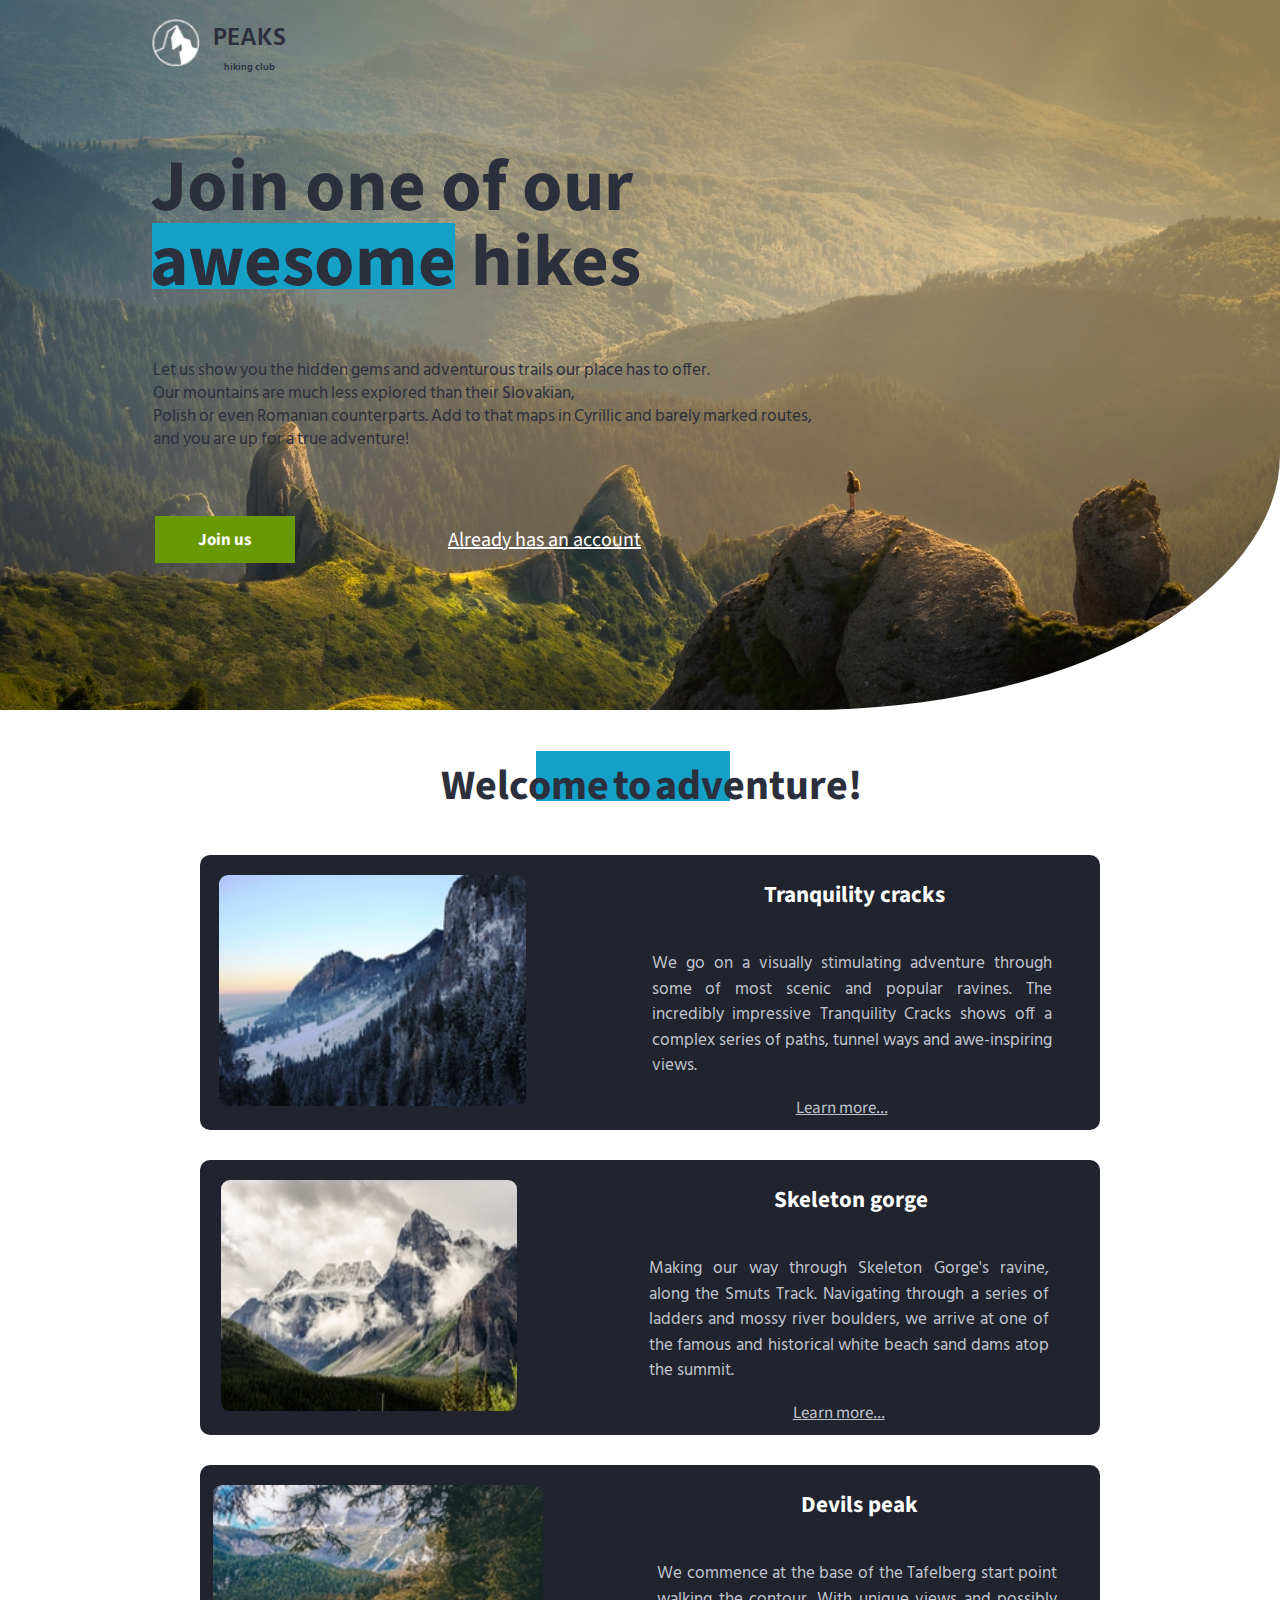
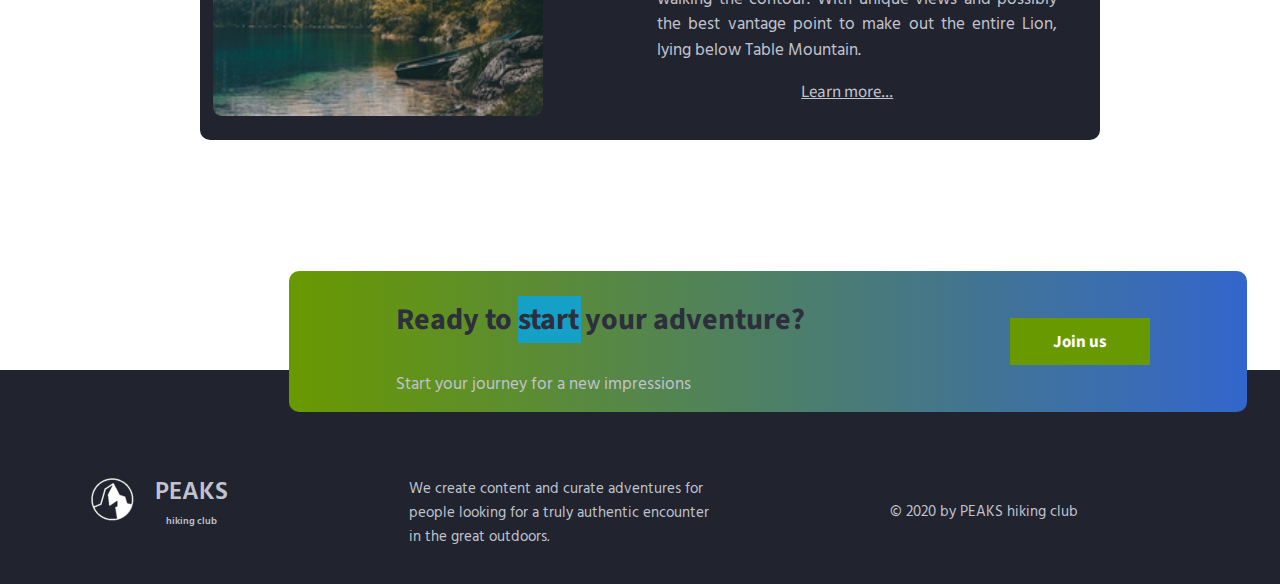
<file: FL13_HW3/homework/index.html>
<!DOCTYPE html>
<html lang="en">

<head>
    <meta charset="UTF-8">
    <meta name="viewport" content="width=device-width, initial-scale=1.0">
    <meta http-equiv="X-UA-Compatible" content="ie=edge">
    <link href="https://fonts.googleapis.com/css?family=Hind:400,600%7CSource+Sans+Pro:400,600,700%7CFresca"
          rel="stylesheet"/>

    <!-- Styles should be switched here: -->

    <link rel="stylesheet" type="text/css" href="css/style1.css">
        <!-- <link rel="stylesheet" type="text/css" href="css/style2.css"> -->

    <title>PEAKS hiking club</title>
</head>

<body>
<header class="header">
    <div class="header-wrap">
        <div class="landing-logo">
            <img src="img/m-logo.png" alt="logo"/>
            <p>PEAKS<span>hiking club</span></p>
        </div>
        <p class="header_heading">
            Join one of our awesome hikes
        </p>
        <p class="header_text">
            Let us show you the hidden gems and adventurous trails our place has to offer.
            Our mountains are much less explored than their Slovakian,
            Polish or even Romanian counterparts. Add to that maps in Cyrillic and barely marked routes,
            and you are up for a true adventure!
        </p>
        <div>
            <button class="header_button">Join us</button>
            <a href="#" class="login">Already has an account</a>
        </div>
    </div>
</header>
<main class="section">
    <p class="section_text">
        Welcome to adventure!
    </p>
    <div class="section_card_wrap">
        <div class="section_card">
            <img class="section_card_img"
                 src="img/m-1.jpg"
                 alt="experts"/>
            <div class="section_card_right_container">
                <p class="section_card_heading">
                    Tranquility cracks
                </p>
                <p class="section_card_text">
                    We go on a visually stimulating adventure through some of most scenic and popular ravines.
                    The incredibly impressive Tranquility Cracks shows off a complex series of paths, tunnel ways and
                    awe-inspiring views.
                </p>
                <a href="#" class="section_link">Learn more...</a>
            </div>
        </div>
        <div class="section_card">
            <img class="section_card_img"
                 src="img/m-2.jpg"
                 alt="content formats"/>
            <div class="section_card_right_container">
                <p class="section_card_heading">
                    Skeleton gorge
                </p>
                <p class="section_card_text">
                    Making our way through Skeleton Gorge's ravine, along the Smuts Track.
                    Navigating through a series of ladders and mossy river boulders, we arrive at one of the famous and
                    historical white beach sand dams atop the summit.
                </p>
                <a href="#" class="section_link">Learn more...</a>
            </div>
        </div>
        <div class="section_card">
            <img class="section_card_img"
                 src="img/m-3.jpg"
                 alt="certificate"/>
            <div class="section_card_right_container">
                <p class="section_card_heading">
                    Devils peak
                </p>
                <p class="section_card_text">
                    We commence at the base of the Tafelberg start point walking the contour.
                    With unique views and possibly the best vantage point to make out the entire Lion, lying below Table
                    Mountain.
                </p>
                <a href="#" class="section_link">Learn more...</a>
            </div>
        </div>
    </div>
    <div class="section_banner">
        <div class="section_banner_text_wrap">
            <p class="section_banner_heading">
                Ready to start your adventure?
            </p>
            <p class="section_banner_text">
                Start your journey for a new impressions
            </p>
        </div>
        <button class="section_banner_button">Join us</button>
    </div>
</main>
<footer class="footer">
    <div class="footer-wrap">
        <div class="footer_logo landing-logo">
            <img src="img/m-logo.png" alt="logo"/>
            <p>PEAKS<span>hiking club</span></p>
        </div>
        <p class="footer_text">
            We create content and curate adventures for people looking for a truly authentic encounter in the great
            outdoors.
        </p>
        <span class="footer-cr">
          &copy; 2020 by PEAKS hiking club
        </span>
    </div>
</footer>
</body>

</html>
</file>
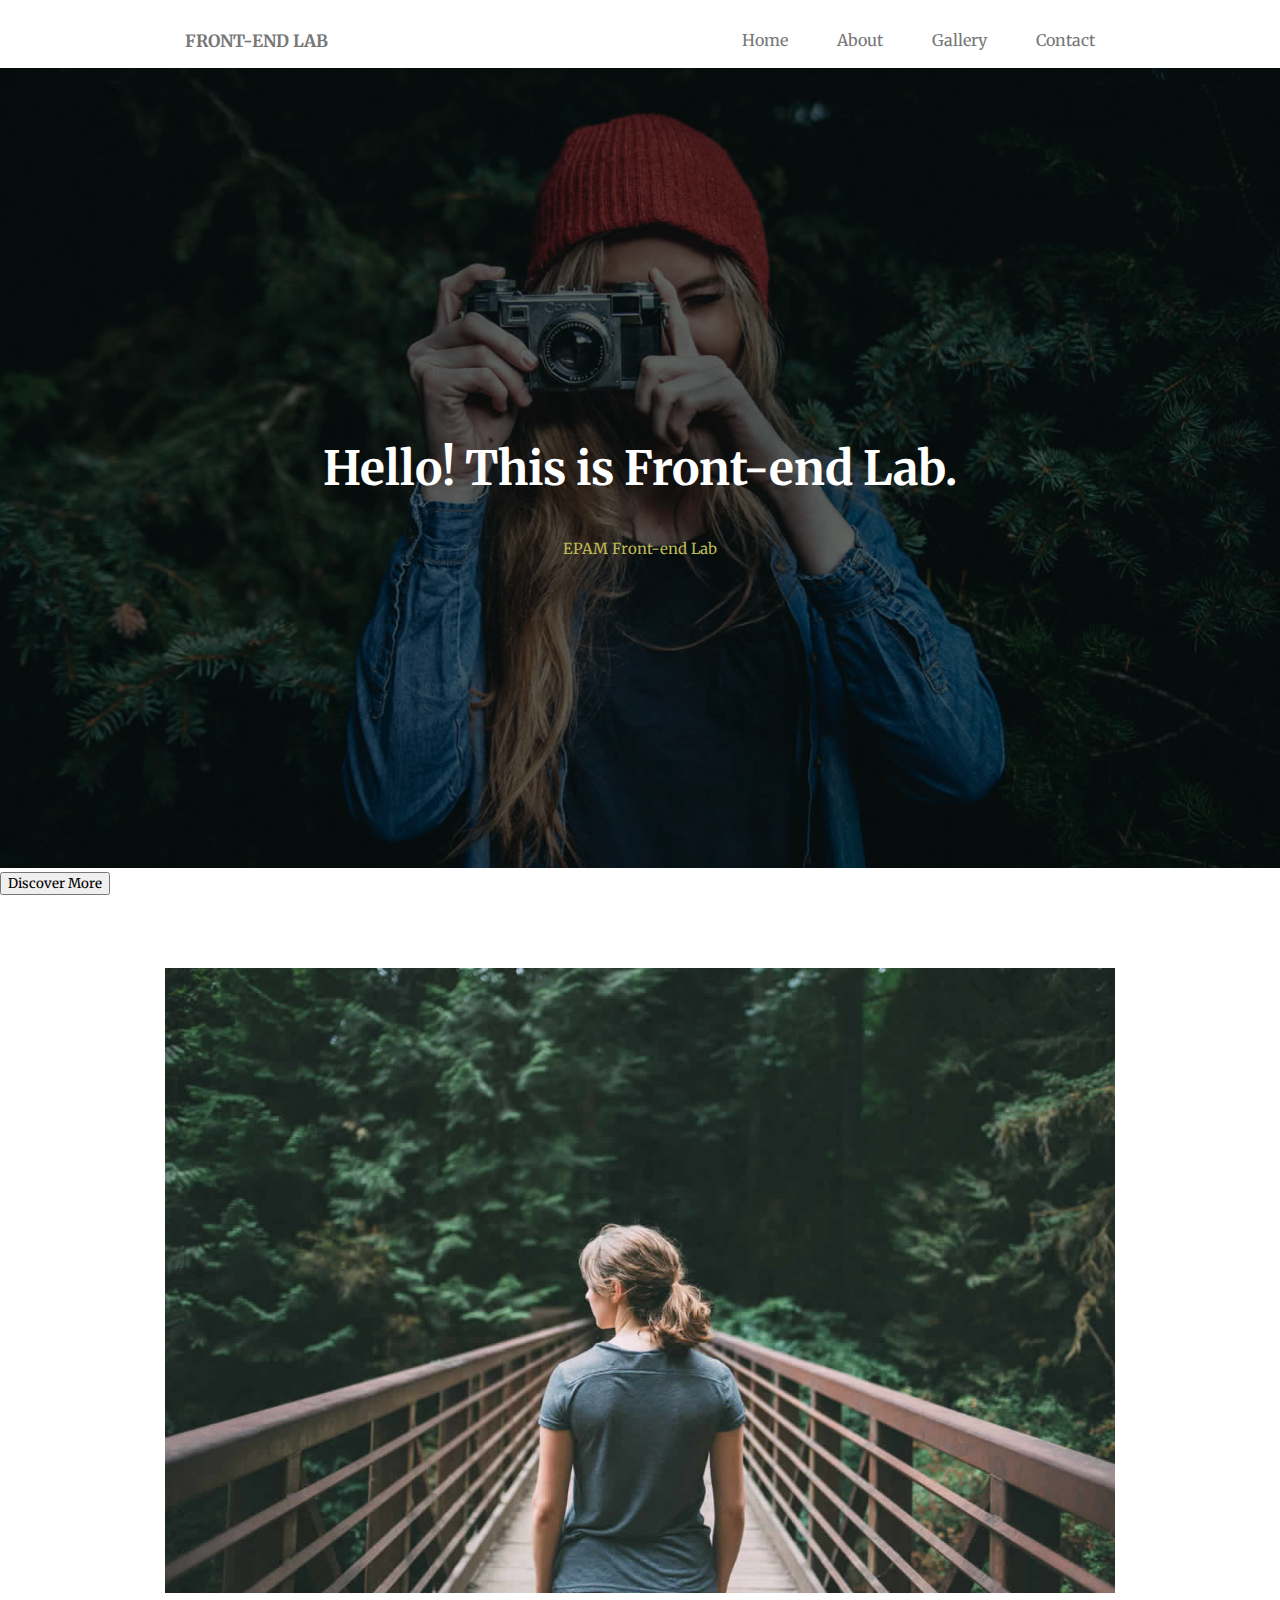
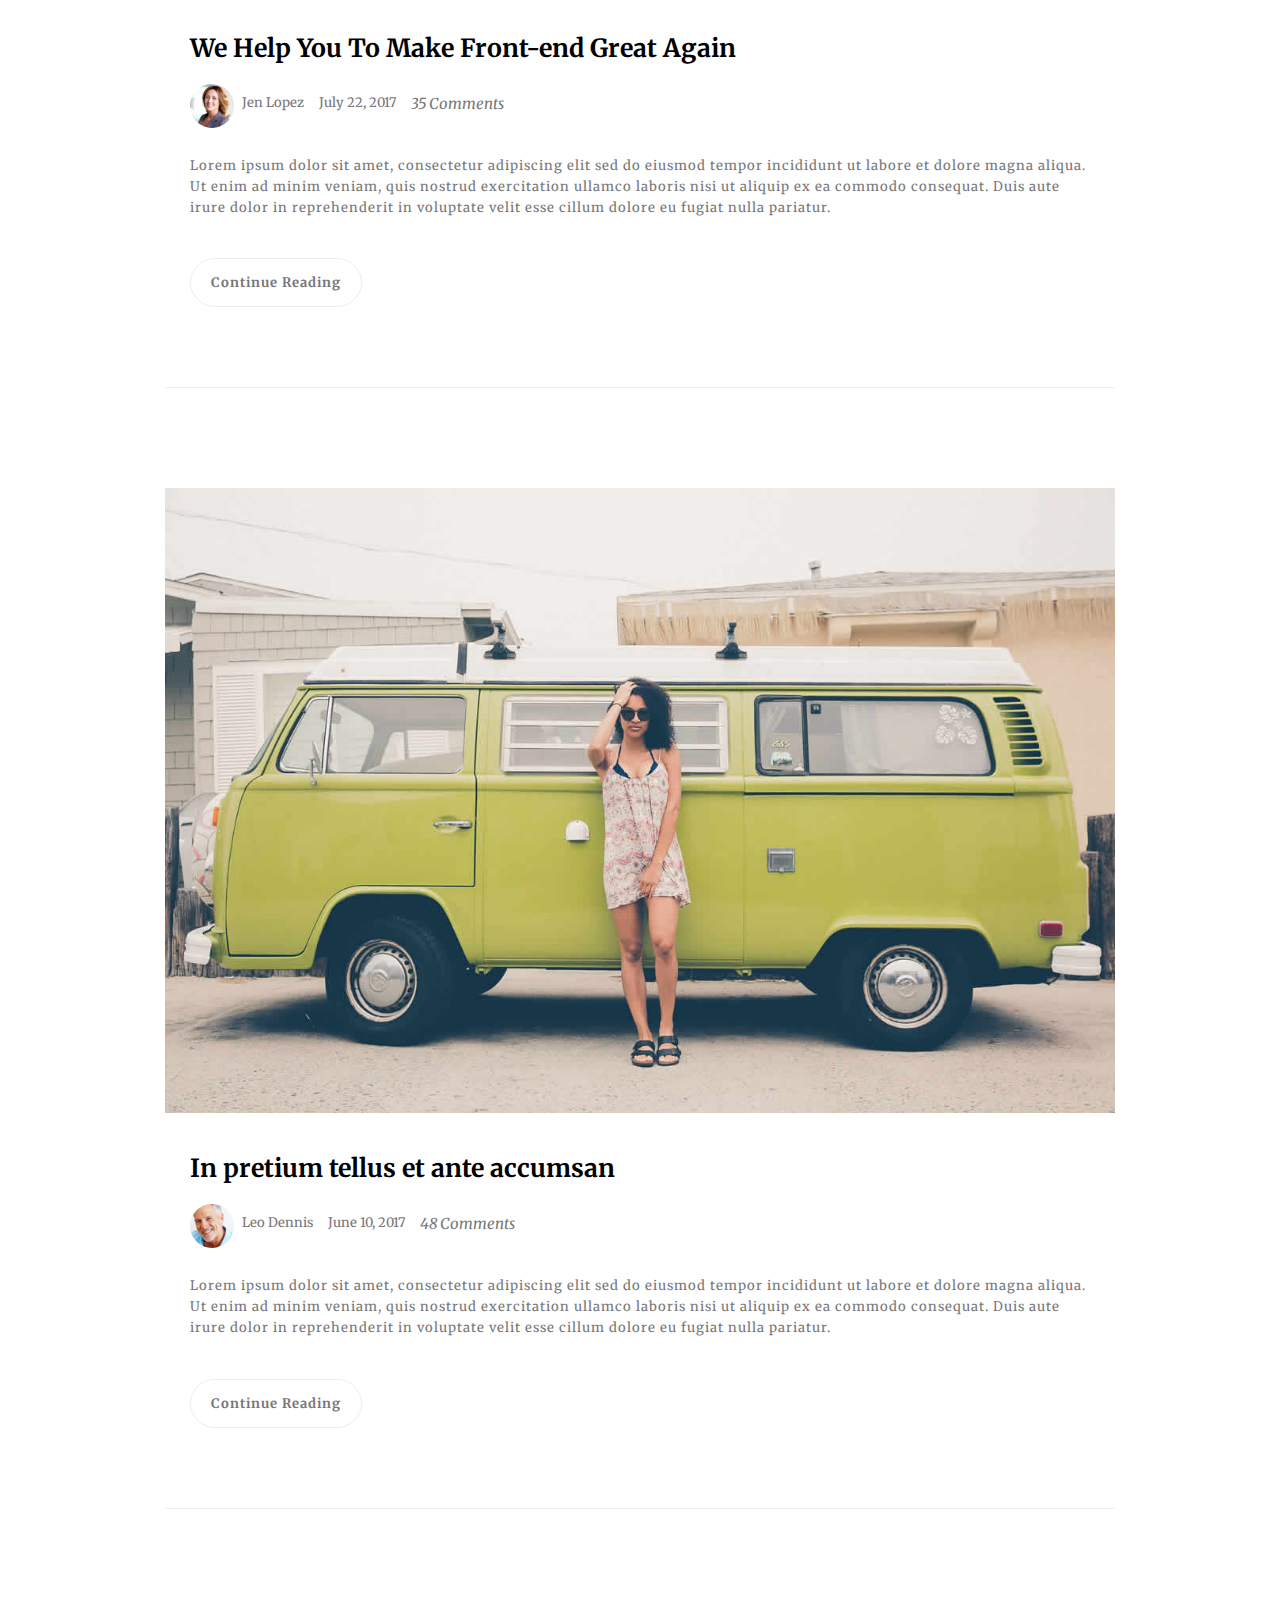
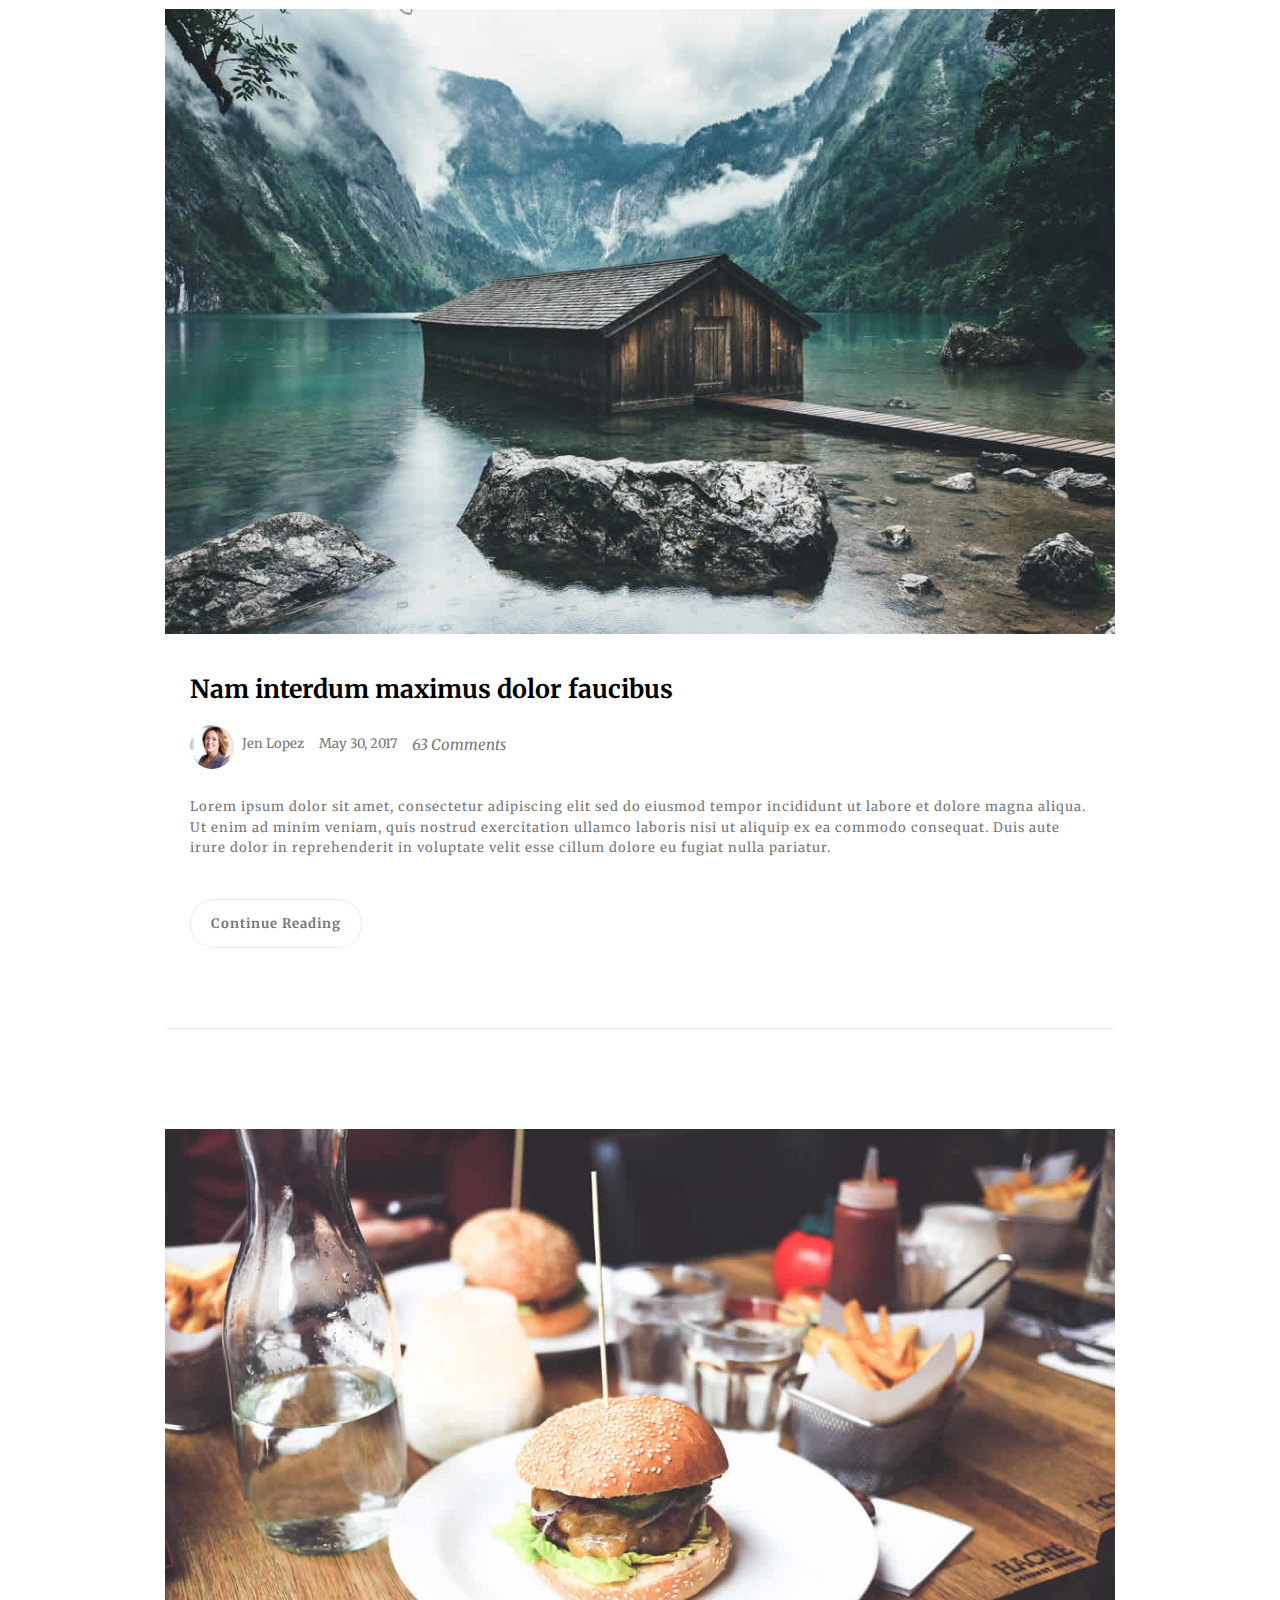
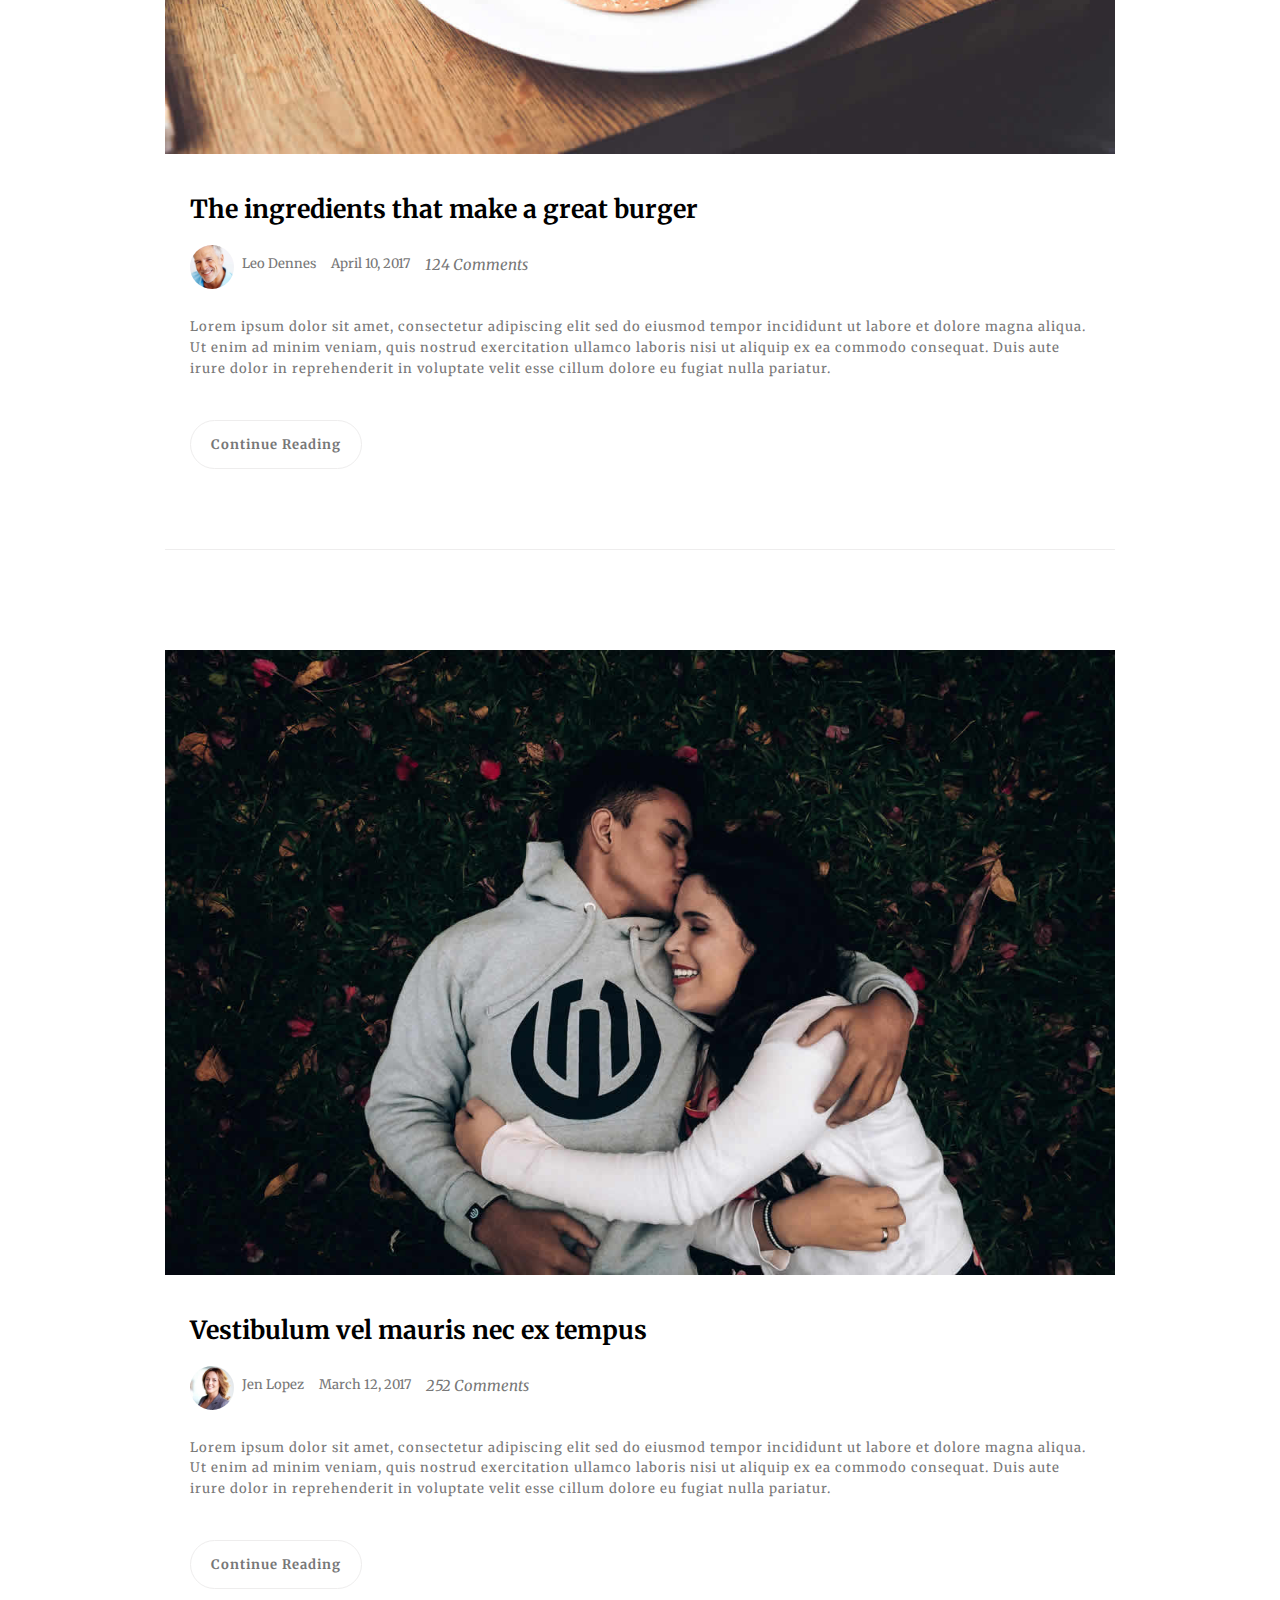
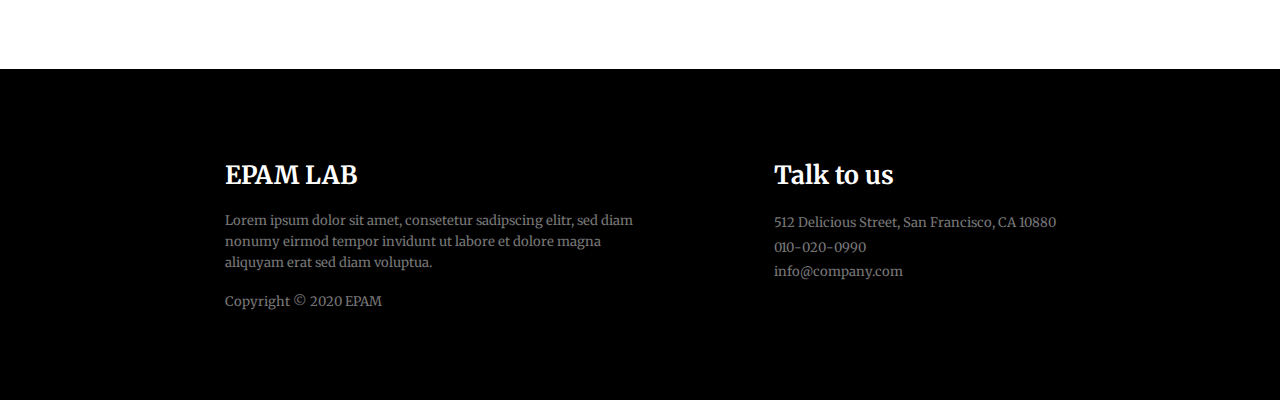
<file: FL13_HW4/homework/index.html>
<!DOCTYPE html>
<html lang="zxx">
<head>
    <meta charset="UTF-8">
    <meta name="viewport" content="width=device-width, initial-scale=1.0">
    <title>CSS Layouts</title>
    <link rel="stylesheet" href="https://use.fontawesome.com/releases/v5.13.0/css/all.css" integrity="sha384-Bfad6CLCknfcloXFOyFnlgtENryhrpZCe29RTifKEixXQZ38WheV+i/6YWSzkz3V" crossorigin="anonymous">
    <link href="https://fonts.googleapis.com/css2?family=Merriweather:ital,wght@0,300;0,400;0,700;0,900;1,300;1,400;1,700;1,900&display=swap" rel="stylesheet">
    <link rel="stylesheet" href="css/style.css">
</head>
<body>
    <header class="header">
        <h2 class="header-fl">Front-end Lab</h2>
        <nav class="navigation">
            <a href="#" class="nav-item">Home</a>
            <a href="#" class="nav-item">About</a>
            <a href="#" class="nav-item">Gallery</a>
            <a href="#" class="nav-item">Contact</a>
        </nav>
    </header>
    <main class="section">
        <section class="main">
            <img src="img/home-bg.jpg" alt="home image" class="home-img">
            <div class="main-content">
                <h1 class="main-header">Hello! This is Front-end Lab.</h1>
                <p class="main-paragraph">EPAM Front-end Lab</p>
                <button class="main-btn">Discover More</button>
            </div>  
        </section>
        <div class="container">
            <div class="section-post-wrap">
                <img src="img/blog-image1.jpg" alt="post image" class="post-image">
                <article class="article">
                    <h2 class="article-header">We Help You To Make Front-end Great Again</h2>
                    <div class="blogger">
                        <img src="img/author-image1.jpg" alt="author" class="author">
                        <p class="author-name">Jen Lopez</p>
                        <time datetime="2017-07-22" class="data">July 22, 2017</time>
                        <i class="far fa-comment comments"> 35 Comments</i>
                    </div>
                    <p class="post-text">Lorem ipsum dolor sit amet, consectetur adipiscing elit sed do eiusmod tempor incididunt ut labore et dolore magna aliqua. Ut enim ad minim veniam, quis nostrud exercitation ullamco laboris nisi ut aliquip ex ea commodo consequat. Duis aute irure dolor in reprehenderit in voluptate velit esse cillum dolore eu fugiat nulla pariatur.</p>
                    <button class="more">Continue Reading</button>
                </article>
            </div>
            <div class="section-post-wrap">
                <img src="img/blog-image2.jpg" alt="post image" class="post-image">
                <article class="article">
                    <h2 class="article-header">In pretium tellus et ante accumsan</h2>
                    <div class="blogger">
                        <img src="img/author-image2.jpg" alt="author" class="author">
                        <p class="author-name">Leo Dennis</p>
                        <time datetime="2017-06-10" class="data">June 10, 2017</time>
                        <i class="far fa-comment comments"> 48 Comments</i>
                    </div>
                    <p class="post-text">Lorem ipsum dolor sit amet, consectetur adipiscing elit sed do eiusmod tempor incididunt ut labore et dolore magna aliqua. Ut enim ad minim veniam, quis nostrud exercitation ullamco laboris nisi ut aliquip ex ea commodo consequat. Duis aute irure dolor in reprehenderit in voluptate velit esse cillum dolore eu fugiat nulla pariatur.</p>
                    <button class="more">Continue Reading</button>
                </article>
            </div>
            <div class="section-post-wrap">
                <img src="img/blog-image3.jpg" alt="post image" class="post-image">
                <article class="article">
                    <h2 class="article-header">Nam interdum maximus dolor faucibus</h2>
                    <div class="blogger">
                        <img src="img/author-image1.jpg" alt="author" class="author">
                        <p class="author-name">Jen Lopez</p>
                        <time datetime="2017-05-30" class="data">May 30, 2017</time>
                        <i class="far fa-comment comments"> 63 Comments</i>
                    </div>
                    <p class="post-text">Lorem ipsum dolor sit amet, consectetur adipiscing elit sed do eiusmod tempor incididunt ut labore et dolore magna aliqua. Ut enim ad minim veniam, quis nostrud exercitation ullamco laboris nisi ut aliquip ex ea commodo consequat. Duis aute irure dolor in reprehenderit in voluptate velit esse cillum dolore eu fugiat nulla pariatur.</p>
                    <button class="more">Continue Reading</button>
                </article>
            </div>
            <div class="section-post-wrap">
                <img src="img/blog-image4.jpg" alt="post image" class="post-image">
                <article class="article">
                    <h2 class="article-header">The ingredients that make a great burger</h2>
                    <div class="blogger">
                        <img src="img/author-image2.jpg" alt="author" class="author">
                        <p class="author-name">Leo Dennes</p>
                        <time datetime="2017-04-10" class="data">April 10, 2017</time>
                        <i class="far fa-comment comments"> 124 Comments</i>
                    </div>
                    <p class="post-text">Lorem ipsum dolor sit amet, consectetur adipiscing elit sed do eiusmod tempor incididunt ut labore et dolore magna aliqua. Ut enim ad minim veniam, quis nostrud exercitation ullamco laboris nisi ut aliquip ex ea commodo consequat. Duis aute irure dolor in reprehenderit in voluptate velit esse cillum dolore eu fugiat nulla pariatur.</p>
                    <button class="more">Continue Reading</button>
                </article>
            </div>
            <div class="section-post-wrap">
                <img src="img/blog-image5.jpg" alt="post image" class="post-image">
                <article class="article">
                    <h2 class="article-header">Vestibulum vel mauris nec ex tempus</h2>
                    <div class="blogger">
                        <img src="img/author-image1.jpg" alt="author" class="author">
                        <p class="author-name">Jen Lopez</p>
                        <time datetime="2017-03-12" class="data">March 12, 2017</time>
                        <i class="far fa-comment comments"> 252 Comments</i>
                    </div>
                    <p class="post-text">Lorem ipsum dolor sit amet, consectetur adipiscing elit sed do eiusmod tempor incididunt ut labore et dolore magna aliqua. Ut enim ad minim veniam, quis nostrud exercitation ullamco laboris nisi ut aliquip ex ea commodo consequat. Duis aute irure dolor in reprehenderit in voluptate velit esse cillum dolore eu fugiat nulla pariatur.</p>
                    <button class="more">Continue Reading</button>
                </article>
            </div>
        </div>
    </main>
    <footer class="footer">
        <div class="container">
            <div class="about">
                <h3 class="footer-about-header">EPAM LAB</h3>
                <p class="footer-about-paragraph">Lorem ipsum dolor sit amet, consetetur sadipscing elitr, sed diam nonumy eirmod tempor invidunt ut labore et dolore magna aliquyam erat sed diam voluptua.
                </p>
                <p class="footer-about-copyright">Copyright &copy; 2020 EPAM</p>
            </div>
            <div class="contacts">
                <h3 class="contacts_header">Talk to us</h3>
                <address class="address">
                    512 Delicious Street, San Francisco, CA 10880<br>
                    010-020-0990 <br>
                    info@company.com
                </address>
            </div>
        </div>
    </footer>
</body>
</html>
</file>
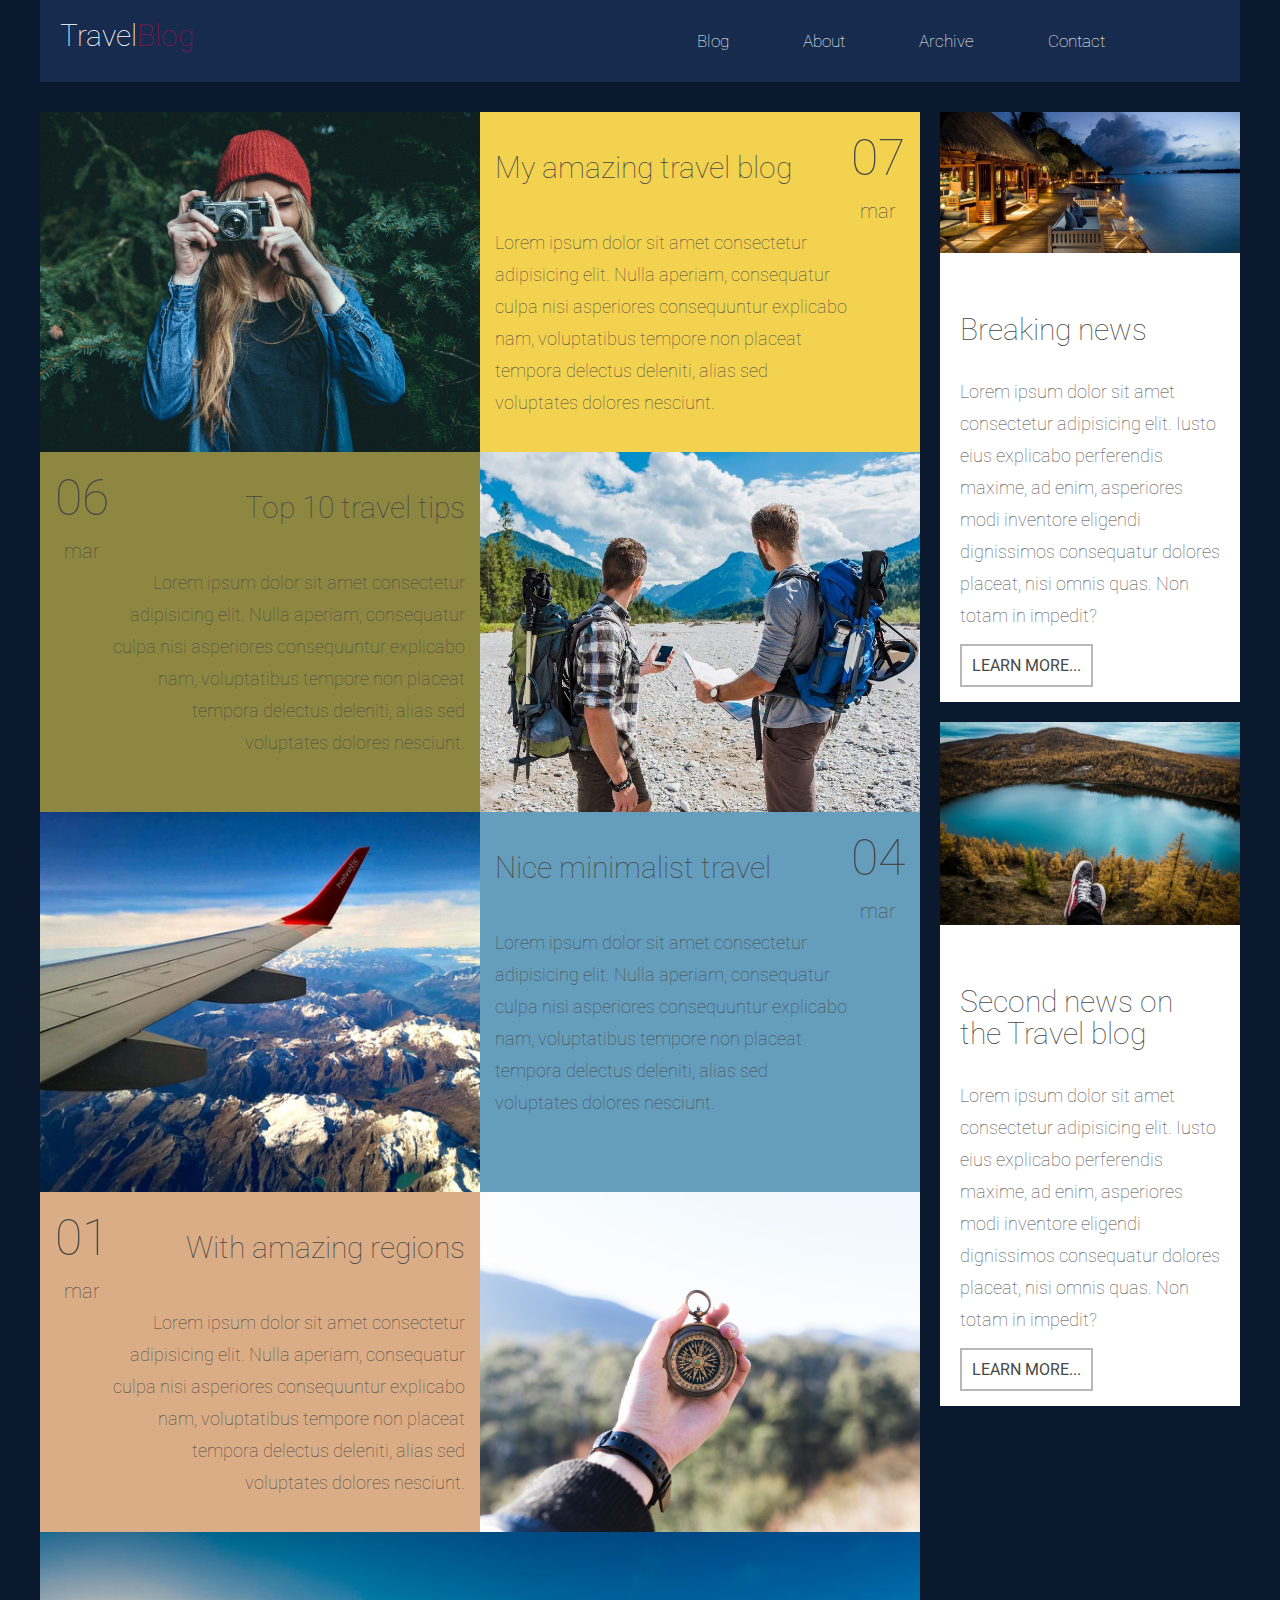
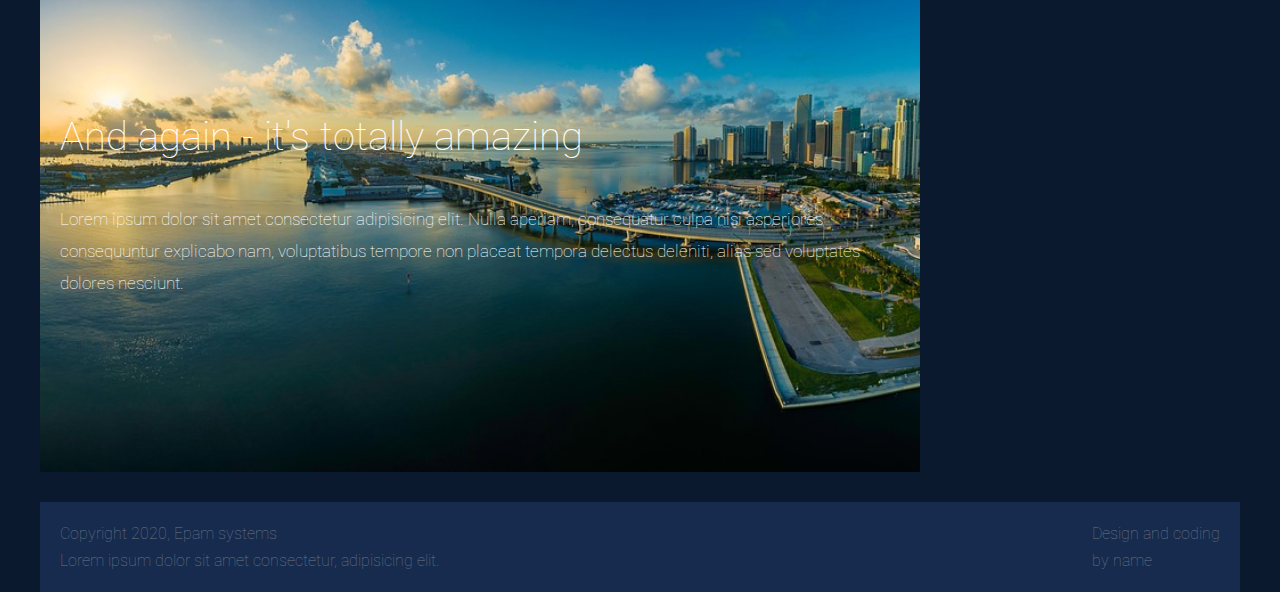
<file: FL13_HW5/homework/index.html>
<!DOCTYPE html>
<html lang="zxx">
<head>
  <meta charset="UTF-8">
  <meta name="viewport" content="width=device-width, initial-scale=1.0">
  <meta http-equiv="X-UA-Compatible" content="ie=edge">
  <link rel="stylesheet" href="https://cdnjs.cloudflare.com/ajax/libs/font-awesome/5.13.0/css/all.min.css">
  <link rel="stylesheet" href="./css/styles.css">
  <link href='https://fonts.googleapis.com/css?family=Roboto:400,100,300,700&subset=latin,latin-ext' rel='stylesheet' type='text/css'>      
  <title>Responsive</title>
</head>
<body>
  <header class="header">
    <div class="hamburger">
      <a href="#"><i class="fas fa-bars"></i></a>
    </div>
    <h1 class="header-main">Travel<span>Blog</span></h1>
    <div class="header-desktop">
      <nav class="nav">
        <a href="#" class="nav-item">Blog</a>
        <a href="#" class="nav-item">About</a>
        <a href="#" class="nav-item">Archive</a>
        <a href="#" class="nav-item">Contact</a>
      </nav>
    </div>
  </header>
  <main class="container">
    <div class="posts-left-side">
      <div class="post-0">
      <h2 class="header-post-0">And again - it's totally amazing</h2>
      <p class="post-0-text">Lorem ipsum dolor sit amet consectetur adipisicing elit. Nulla aperiam, consequatur culpa nisi asperiores consequuntur explicabo nam, voluptatibus tempore non placeat tempora delectus deleniti, alias sed voluptates dolores nesciunt.</p>
      </div>
      <article class="post-item post-1">
        <div class="post-image-1"></div>
        <div class="post-content">
          <div class="content">
            <h2 class="post-header">With amazing regions</h2>
            <p class="post-text">Lorem ipsum dolor sit amet consectetur adipisicing elit. Nulla aperiam, consequatur culpa nisi asperiores consequuntur explicabo nam, voluptatibus tempore non placeat tempora delectus deleniti, alias sed voluptates dolores nesciunt.</p>
          </div>
          <div class="post-date">
            <p class="post-date-day">01</p>
            <p class="post-date-month">mar</p>
          </div>
        </div>
      </article>
      <article class="post-item post-2">
        <div class="post-image-2"></div>
        <div class="post-content">
          <div class="content">
            <h2 class="post-header">Nice minimalist travel</h2>
            <p class="post-text">Lorem ipsum dolor sit amet consectetur adipisicing elit. Nulla aperiam, consequatur culpa nisi asperiores consequuntur explicabo nam, voluptatibus tempore non placeat tempora delectus deleniti, alias sed voluptates dolores nesciunt.</p>
          </div>
          <div class="post-date">
            <p class="post-date-day">04</p>
            <p class="post-date-month">mar</p>
          </div>
        </div>  
      </article>
      <article class="post-item post-3">
        <div class="post-image-3"></div>
        <div class="post-content">
          <div class="content">
            <h2 class="post-header">Top 10 travel tips</h2>
            <p class="post-text">Lorem ipsum dolor sit amet consectetur adipisicing elit. Nulla aperiam, consequatur culpa nisi asperiores consequuntur explicabo nam, voluptatibus tempore non placeat tempora delectus deleniti, alias sed voluptates dolores nesciunt.</p>
          </div>  
          <div class="post-date">
            <p class="post-date-day">06</p>
            <p class="post-date-month">mar</p>
          </div>
        </div>
      </article>
      <article class="post-item post-4">
        <div class="post-image-4"></div>
        <div class="post-content">
          <div class="content">
            <h2 class="post-header">My amazing travel blog</h2>
            <p class="post-text">Lorem ipsum dolor sit amet consectetur adipisicing elit. Nulla aperiam, consequatur culpa nisi asperiores consequuntur explicabo nam, voluptatibus tempore non placeat tempora delectus deleniti, alias sed voluptates dolores nesciunt.</p>
          </div>  
          <div class="post-date">
            <p class="post-date-day">07</p>
            <p class="post-date-month">mar</p>
          </div>
        </div>  
      </article>
    </div>
    <aside class="content-right-side">
      <div class="news-1">
        <img src="img/news1.jpg" alt="news">
        <div class="news-item">  
          <h3 class="news-header">Breaking news</h3>
          <p class="news-text">Lorem ipsum dolor sit amet consectetur adipisicing elit. Iusto eius explicabo perferendis maxime, ad enim, asperiores modi inventore eligendi dignissimos consequatur dolores placeat, nisi omnis quas. Non totam in impedit?</p>
          <a href="#" class="learn-more">Learn more...</a>
        </div>
      </div>
      <div class="news-2">
        <img src="img/news2.jpg" alt="news">
        <div class="news-item">
          <h3 class="news-header"> Second news on the Travel blog</h3>
          <p class="news-text">Lorem ipsum dolor sit amet consectetur adipisicing elit. Iusto eius explicabo perferendis maxime, ad enim, asperiores modi inventore eligendi dignissimos consequatur dolores placeat, nisi omnis quas. Non totam in impedit?</p>
          <a href="#" class="learn-more">Learn more...</a>
        </div>
      </div>
    </aside>  
  </main>
  <footer class="footer"> 
    <div class="footer-left-text">
      <p class="footer-text">Copyright 2020, Epam systems</p>
      <p class="footer-text">Lorem ipsum dolor sit amet consectetur, adipisicing elit.</p>
    </div>
    <div class="footer-right-text">
      <p class="footer-text">Design and coding</p>
      <p class="footer-text">by name</p>
    </div>
  </footer>
</body>
</html>
</file>
<file: FL13_Homework_01/styles/styles.css>
/*

Template 2085 Neuron

http://www.tooplate.com/view/2085-neuron

*/

body {
		background: #ffffff;
    font-family: 'Lora', serif;
    font-style: normal;
		font-weight: 300;
    overflow-x: hidden;
}

body {
  padding-top: 87px;
}

/*---------------------------------------
    Typorgraphy
-----------------------------------------*/

h1,h2,h3,h4,h5,h6 {
  font-family: 'Merriweather', serif;
  font-style: normal;
  font-weight: bold;
  letter-spacing: 0.5px;
}

h1 {
    font-size: 62px;
    padding-bottom: 14px;
    margin-bottom: 0px;
}

h2 {
  font-size: 32px;
}

h2,h3 {
  padding-bottom: 6px;
}

h3 {
  font-size: 26px;
}

h4 {
  color: #666;
  font-size: 12px;
  font-weight: normal;
  letter-spacing: 2px;
}

p {
    color: #777;
    font-size: 15px;
    font-weight: 300;
    line-height: 26px;
    letter-spacing: 0.2px;
}

.btn-success:focus {
  background-color: #000;
  border-color: transparent;
}


/*---------------------------------------
    General
-----------------------------------------*/

html{
  -webkit-font-smoothing: antialiased;
}

a {
  color: #4d638c;
  -webkit-transition: 0.5s;
  -o-transition: 0.5s;
  transition: 0.5s;
  text-decoration: none !important;
}
a:hover, a:active, a:focus {
  color: #4d638c;
  outline: none;
}

* {
  -webkit-box-sizing: border-box;
  -moz-box-sizing: border-box;
  box-sizing: border-box;
}

*:before,
*:after {
  -webkit-box-sizing: border-box;
  -moz-box-sizing: border-box;
  box-sizing: border-box;
}

#about,
#gallery,
#contact,
#blog,
#blog-single-post {
  padding-top: 60px;
  padding-bottom: 80px;
}

.main-about,
.main-single-post,
.main-gallery,
.main-contact {
  height: 65vh;
}

.overlay {
  background: rgba(0,0,0,0.7 );
  width: 100%;
  height: 100vh;
  position: absolute;
  top: 0;
  left: 0;
  right: 0;
  bottom: 0;
}

.parallax-section {
  background-attachment: fixed !important;
  background-size: cover !important;
  overflow: hidden;
}


/*---------------------------------------
    Preloader section
-----------------------------------------*/

.preloader {
  position: fixed;
  top: 0;
  left: 0;
  width: 100%;
  height: 100%;
  z-index: 1020;
  display: flex;
  flex-flow: row nowrap;
  justify-content: center;
  align-items: center;
  background: none repeat scroll 0 0 #ffffff;
}

.sk-spinner-wordpress.sk-spinner {
  background-color: #bfba55;
  width: 40px;
  height: 40px;
  border-radius: 40px;
  position: relative;
  -webkit-animation: sk-innerCircle 1s linear infinite;
  animation: sk-innerCircle 1s linear infinite;
}

.sk-spinner-wordpress .sk-inner-circle {
  display: block;
  background-color: #ffffff;
  width: 16px;
  height: 16px;
  position: absolute;
  border-radius: 8px;
  top: 5px;
  left: 5px;
}

@-webkit-keyframes sk-innerCircle {
  0% {
    -webkit-transform: rotate(0);
            transform: rotate(0); }

  100% {
    -webkit-transform: rotate(360deg);
            transform: rotate(360deg); } }

@keyframes sk-innerCircle {
  0% {
    -webkit-transform: rotate(0);
            transform: rotate(0); }

  100% {
    -webkit-transform: rotate(360deg);
            transform: rotate(360deg); } }



/*---------------------------------------
    Main Navigation
-----------------------------------------*/

.navbar-default {
    background: #ffffff;
    margin: 0 !important;
    padding: 18px 0;
}

.navbar-default .navbar-brand {
  color: #555;
  font-family: 'Merriweather', serif;
  font-weight: bold;
  text-transform: uppercase;
  letter-spacing: 4px;
  margin: 0;
}

.navbar-default .navbar-nav li a {
    color: #777;
    font-size: 16px;
    letter-spacing: 1px;
    -webkit-transition: all 0.4s ease-in-out;
    transition: all 0.4s ease-in-out;
    padding-right: 22px;
    padding-left: 22px;
}

.navbar-default .navbar-nav > li a:hover {
    color: #bfba55 !important;
}

.navbar-default .navbar-nav > li > a:hover,
.navbar-default .navbar-nav > li > a:focus {
    color: #606066;
    background-color: transparent;
}

.navbar-default .navbar-nav li a:hover,
 .navbar-default .navbar-nav .active > a {
    color: #bfba55;
  }

.navbar-default .navbar-nav > .active > a,
.navbar-default .navbar-nav > .active > a:hover,
.navbar-default .navbar-nav > .active > a:focus {
    color: #bfba55;
    background-color: transparent;
}

.navbar-default .navbar-toggle {
     border: none;
     padding-top: 10px;
  }

.navbar-default .navbar-toggle .icon-bar {
    background: #bfba55;
    border-color: transparent;
  }

.navbar-default .navbar-toggle:hover,
.navbar-default .navbar-toggle:focus {
  background-color: transparent;
}



/*---------------------------------------
    Home section
-----------------------------------------*/

#home {
    background-size: cover;
    background-position: center center;
    color: #ffffff;
    display: -webkit-box;
    display: -webkit-flex;
     display: -ms-flexbox;
    display: flex;
    -webkit-box-align: center;
    -webkit-align-items: center;
    -ms-flex-align: center;
     align-items: center;
    position: relative;
    text-align: center;
}

.main-home {
  background: url('../img/home-bg.jpg') no-repeat;
  height: 100vh;
}

.main-about {
  background: url('../img/about-bg.jpg') no-repeat;
}

.main-single-post {
  background: url('../img/single-post-bg.jpg') no-repeat;
}

.main-gallery {
  background: url('../img/gallery-bg.jpg') no-repeat;
}

.main-contact {
  background: url('../img/contact-bg.jpg') no-repeat;
}

#particles-js {
  position: absolute;
  width: 100%;
  height: 100vh;
  top: 0;
  left: 0;
}

#home h4 {
  color: #bfba55;
}

#home .btn {
  background: #ffffff;
  border: 2px solid #ffffff;
  border-radius: 100px;
  color: #444;
  font-family: 'Merriweather', serif;
  font-size: 10px;
  font-weight: bold;
  letter-spacing: 2px;
  text-transform: uppercase;
  padding: 13px 22px;
  margin-top: 42px;
  transition: all 0.4s ease-in-out;
}

#home .btn:hover {
  background: transparent;
  border-color: #ffffff;
  color: #ffffff;
}



/*---------------------------------------
   About section
-----------------------------------------*/

#about .col-md-6 {
  padding-top: 22px;
  padding-bottom: 32px;
}

#about .col-md-6 img {
  padding: 22px 0px 22px 22px;
}

#about .col-md-4 {
  padding-bottom: 32px;
}

#about .col-md-4 img {
  padding-top: 12px;
}



/*---------------------------------------
   Gallery section
-----------------------------------------*/

#gallery span {
  display: block;
  padding-bottom: 32px;
}

#gallery .col-md-6 {
  padding-left: 0px;
  padding-right: 0px;
}

#gallery .gallery-thumb {
  background-color: #ffffff;
  box-shadow: 0px 1px 2px 0px rgba(90, 91, 95, 0.15);
  cursor: pointer;
  display: block;
  position: relative;
  top: 0px;
  transition: all 0.4s ease-in-out;
}

#gallery .gallery-thumb:hover {
  box-shadow: 0px 16px 22px 0px rgba(90, 91, 95, 0.3);
  top: -5px;
}

#gallery .gallery-thumb img {
  width: 100%;
}

#gallery .col-md-12 p {
  padding-top: 22px;
  text-align: center;
}



/*---------------------------------------
   Contact section
-----------------------------------------*/

#contact .col-md-4 {
  padding-left: 0px;
}

#contact .col-md-12 {
  padding-left: 0;
}

#contact form {
  padding-top: 32px;
}

#contact .form-control {
  border: 2px solid #f0f0f0;
  box-shadow: none;
  margin-top: 10px;
  margin-bottom: 10px;
  transition: all 0.4s ease-in-out;
}

#contact .form-control:hover {
  border-color: #555;
}

#contact input {
  height: 50px;
}

#contact input[type="submit"] {
  background: #bfba55;
  border-radius: 100px;
  border: none;
  color: #ffffff;
  font-weight: bold;
  transition: all 0.4s ease-in-out;
}

#contact input[type="submit"]:hover {
  background: #333;
}



/*---------------------------------------
   Blog section
-----------------------------------------*/

.blog-post-thumb {
  border-bottom: 1px solid #f0f0f0;
  padding-top: 32px;
  padding-bottom: 62px;
  margin-bottom: 32px;
}

.blog-post-thumb:last-child {
  border-bottom: 0px;
  padding-bottom: 32px;
  margin-bottom: 0px;
}

.blog-post-image,
.blog-post-video {
  padding-top: 22px;
  padding-bottom: 22px;
  width: 100%;
}

#about img,
.blog-post-image img {
  border-radius: 1px;
}

.blog-post-title a {
  color: #222;
}

.blog-post-title a:hover {
  color: #bfba55;
}

.blog-post-format {
  padding-bottom: 22px;
}

.blog-post-format span {
  letter-spacing: 0.5px;
  padding-right: 12px;
}

.blog-post-format span a {
  color: #333;
}

.blog-post-format span img {
  display: inline-block;
  width: 42px;
  margin-right: 4px;
}

.blog-post-des blockquote {
  margin: 22px;
}

.blog-post-des .btn {
  border-radius: 100px;
  color: #777;
  font-weight: bold;
  letter-spacing: 1px;
  padding: 14px 28px;
  margin-top: 26px;
  transition: all 0.4s ease-in-out;
}

.blog-post-des .btn:hover {
  background: #bfba55;
  border-color: transparent;
  color: #ffffff;
}

.blog-author {
  border-top: 1px solid #f0f0f0;
  border-bottom: 1px solid #f0f0f0;
  padding-top: 32px;
  padding-bottom: 32px;
  margin-top: 42px;
  margin-bottom: 42px;
}

.blog-author .media img {
  display: inline-block;
  width: 90px;
  margin-right: 12px;
}

.blog-author .media a,
.blog-comment .media h3 {
  color: #444;
  font-size: 18px;
  letter-spacing: 1px;
}

.blog-comment {
  border-bottom: 1px solid #f0f0f0;
  padding-bottom: 32px;
  margin-bottom: 42px;
}

.blog-comment .media:nth-child(2) {
  padding-top: 22px;
}

.blog-comment .media img {
  width: 82px;
  margin-right: 12px;
}

.blog-comment .media h3 {
  display: inline-block;
  padding-right: 14px;
}


.blog-comment-form h3 {
  padding-bottom: 18px;
}

#about .col-md-6, #about .col-md-4,
.blog-comment-form .col-md-4 {
  padding-left: 0px;
}

.blog-comment-form .form-control {
  box-shadow: none;
  border: 2px solid #f0f0f0;
  margin-top: 10px;
  margin-bottom: 10px;
  transition: all 0.4s ease-in-out;
}

.blog-comment-form .form-control:hover {
  border-color: #555;
}

.blog-comment-form input {
  height: 45px;
}

.blog-comment-form input[type="submit"] {
  background: #bfba55;
  border-radius: 100px;
  border: none;
  color: #ffffff;
  font-weight: bold;
  transition: all 0.4s ease-in-out;
}

.blog-comment-form input[type="submit"]:hover {
  background: #333;
  border-color: transparent;
  color: #ffffff;
}



/*---------------------------------------
   Blog Single Post section
-----------------------------------------*/

#blog-single-post .blog-single-post-image {
  padding-top: 22px;
}

#blog-single-post .blog-single-post-image .col-md-4 {
  padding-left: 0px;
  padding-right: 0px;
  padding-bottom: 22px;
}

#blog-single-post .blog-single-post-image img {
  border-radius: 1px;
  padding-right: 12px;
}

#blog-single-post .blog-post-des h3 {
  padding-top: 16px;
}



/*---------------------------------------
   Footer section
-----------------------------------------*/

footer {
    background: #000;
    color: #ffffff;
    padding: 80px 0px;
    position: relative;
}

footer .col-md-4 .fa {
  color: #ffffff;
  padding-right: 8px;
}

footer hr {
  border-color: #121212;
  margin-top: 62px;
  margin-bottom: 42px;
}

footer .footer-copyright {
  padding-top: 12px;
}



/* Back top */
.go-top {
  background-color: #ffffff;
  box-shadow: 1px 1.732px 12px 0px rgba( 0, 0, 0, .14 ), 1px 1.732px 3px 0px rgba( 0, 0, 0, .12 );
  transition : all 1s ease;
  bottom: 2em;
  right: 2em;
  color: #333;
  font-size: 24px;
  display: none;
  position: fixed;
  text-decoration: none;
  width: 40px;
  height: 40px;
  line-height: 38px;
  text-align: center;
  border-radius: 100%;
}

.go-top:hover {
    background: #bfba55;
    color: #ffffff;
}



/*---------------------------------------
   Social icon
-----------------------------------------*/

.social-icon {
    position: relative;
    padding: 0;
    margin: 0;
    text-align: center;
}

.social-icon li {
    display: inline-block;
    list-style: none;
}

.social-icon li a {
    border: 2px solid #292929;
    color: #292929;
    border-radius: 100px;
    cursor: pointer;
    font-size: 16px;
    text-decoration: none;
    transition: all 0.4s ease-in-out;
    width: 50px;
    height: 50px;
    line-height: 50px;
    text-align: center;
    vertical-align: middle;
    position: relative;
    margin: 22px 12px 10px 12px;
}

.social-icon li a:hover {
    border-color: #bfba55;
    color: #bfba55;
    transform: scale(1.1);
}



/*---------------------------------------
   Mobile Responsive
-----------------------------------------*/

@media (max-width: 980px) {

  .main-about,
  .main-single-post,
  .main-gallery,
  .main-contact {
    height: 35vh;
  }

}


@media (max-width: 768px) {

  h1 {
    font-size: 52px;
  }

  h2 {
    font-size: 26px;
  }

  #about .col-md-6 img {
    padding-left: 0px;
  }

  #blog-single-post .blog-single-post-image img {
    padding-bottom: 22px;
  }

  footer .col-md-4 {
    padding-top: 22px;
  }

}


@media (max-width: 650px) {

  h1 {
    font-size: 42px;
  }

  #about, #gallery,
  #contact,
  #blog, #blog-single-post {
    padding-top: 60px;
    padding-bottom: 60px;
  }

}
</file>
<file: homework/style.css>
html,body,div,span,applet,object,iframe,h1,h2,h3,h4,h5,h6,p,blockquote,pre,a,abbr,acronym,address,big,cite,code,del,dfn,em,font,img,ins,kbd,q,s,samp,small,strike,strong,sub,sup,tt,var,b,u,i,center,dl,dt,dd,ol,ul,li,fieldset,form,label,legend,table,caption,tbody,tfoot,thead,tr,th,td{background:transparent;border:0;margin:0;padding:0;vertical-align:baseline}body{line-height:1}h1,h2,h3,h4,h5,h6{clear:both;font-weight:normal}ol,ul{list-style:none}blockquote{quotes:none}blockquote:before,blockquote:after{content:'';content:none}del{text-decoration:line-through}table{border-collapse:collapse;border-spacing:0}a img{border:0}#container{float:left;margin:0 -240px 0 0;width:100%}#primary,#secondary{float:right;overflow:hidden;width:220px}#secondary{clear:right}#footer{clear:both;width:100%}.one-column #content{margin:0 auto;width:640px}.single-attachment #content{margin:0 auto;width:900px}body,input,textarea,.page-title span,.pingback a.url{font-family:Georgia,"Bitstream Charter",serif}h3#comments-title,h3#reply-title,#access .menu,#access div.menu ul,#cancel-comment-reply-link,.form-allowed-tags,#site-info,#site-title,#wp-calendar,.comment-meta,.comment-body tr th,.comment-body thead th,.entry-content label,.entry-content tr th,.entry-content thead th,.entry-meta,.entry-title,.entry-utility,#respond label,.navigation,.page-title,.pingback p,.reply,.widget-title,.wp-caption-text{font-family:"Helvetica Neue",Arial,Helvetica,"Nimbus Sans L",sans-serif}input[type="submit"]{font-family:"Helvetica Neue",Arial,Helvetica,"Nimbus Sans L",sans-serif}pre{font-family:"Courier 10 Pitch",Courier,monospace}code{font-family:Monaco,Consolas,"Andale Mono","DejaVu Sans Mono",monospace}#access .menu-header,div.menu,#colophon,#branding,#main,#wrapper{margin:0 auto;width:940px}#wrapper{background:#fff;margin-top:20px;padding:0 20px}#footer-widget-area{overflow:hidden}#footer-widget-area .widget-area{float:left;margin-right:20px;width:220px}#footer-widget-area #fourth{margin-right:0}#site-info{float:left;font-size:14px;font-weight:bold;width:700px}#site-generator{float:right;width:220px}body{background:#f1f1f1}body,input,textarea{color:#666;font-size:12px;line-height:18px}hr{background-color:#e7e7e7;border:0;clear:both;height:1px;margin-bottom:18px}p{margin-bottom:18px}ul{list-style:square;margin:0 0 18px 1.5em}ol{list-style:decimal;margin:0 0 18px 1.5em}ol ol{list-style:upper-alpha}ol ol ol{list-style:lower-roman}ol ol ol ol{list-style:lower-alpha}ul ul,ol ol,ul ol,ol ul{margin-bottom:0}dl{margin:0 0 24px 0}dt{font-weight:bold}dd{margin-bottom:18px}strong{font-weight:bold}cite,em,i{font-style:italic}big{font-size:131.25%}ins{background:#ffc;text-decoration:none}blockquote{font-style:italic;padding:0 3em}blockquote cite,blockquote em,blockquote i{font-style:normal}pre{background:#f7f7f7;color:#222;line-height:18px;margin-bottom:18px;overflow:auto;padding:1.5em}abbr,acronym{cursor:help}sup,sub{height:0;line-height:1;position:relative;vertical-align:baseline}sup{bottom:1ex}sub{top:.5ex}small{font-size:smaller}input{margin-bottom:10px}input[type="text"],input[type="password"],input[type="email"],input[type="url"],input[type="number"],textarea{background:#f9f9f9;border:1px solid #ccc;box-shadow:inset 1px 1px 1px rgba(0,0,0,0.1);-moz-box-shadow:inset 1px 1px 1px rgba(0,0,0,0.1);-webkit-box-shadow:inset 1px 1px 1px rgba(0,0,0,0.1);padding:2px}a:link{color:#06c}a:visited{color:#743399}a:active,a:hover{color:#ff4b33}.screen-reader-text{clip:rect(1px,1px,1px,1px);overflow:hidden;position:absolute !important;height:1px;width:1px}#header{padding:30px 0 0 0}#site-title{float:left;font-size:30px;line-height:36px;margin:0 0 18px 0;width:700px}#site-title a{color:#000;font-weight:bold;text-decoration:none}#site-description{color:#000;clear:right;float:right;font-style:italic;margin:15px 0 18px 0;opacity:.65;width:220px}#branding img{border-top:4px solid #000;border-bottom:1px solid #000;display:block;float:left}#access{background:#000;display:block;float:left;margin:0 auto;width:940px}#access .menu-header,div.menu{font-size:13px;margin-left:12px;width:928px}#access .menu-header ul,div.menu ul{list-style:none;margin:0}#access .menu-header li,div.menu li{float:left;position:relative}#access a{color:#aaa;display:block;line-height:38px;padding:0 10px;text-decoration:none}#access ul ul{box-shadow:0 3px 3px rgba(0,0,0,0.2);-moz-box-shadow:0 3px 3px rgba(0,0,0,0.2);-webkit-box-shadow:0 3px 3px rgba(0,0,0,0.2);display:none;position:absolute;top:38px;left:0;float:left;width:180px;z-index:99999}#access ul ul li{min-width:180px}#access ul ul ul{left:100%;top:0}#access ul ul a{background:#333;line-height:1em;padding:10px;width:160px;height:auto}#access li:hover>a,#access ul ul:hover>a{background:#333;color:#fff}#access ul li:hover>ul{display:block}#access ul li.current_page_item>a,#access ul li.current_page_ancestor>a,#access ul li.current-menu-ancestor>a,#access ul li.current-menu-item>a,#access ul li.current-menu-parent>a{color:#fff}* html #access ul li.current_page_item a,* html #access ul li.current_page_ancestor a,* html #access ul li.current-menu-ancestor a,* html #access ul li.current-menu-item a,* html #access ul li.current-menu-parent a,* html #access ul li a:hover{color:#fff}#main{clear:both;overflow:hidden;padding:40px 0 0 0}#content{margin-bottom:36px}#content,#content input,#content textarea{color:#333;font-size:16px;line-height:24px}#content p,#content ul,#content ol,#content dd,#content pre,#content hr{margin-bottom:24px}#content ul ul,#content ol ol,#content ul ol,#content ol ul{margin-bottom:0}#content pre,#content kbd,#content tt,#content var{font-size:15px;line-height:21px}#content code{font-size:13px}#content dt,#content th{color:#000}#content h1,#content h2,#content h3,#content h4,#content h5,#content h6{color:#000;line-height:1.5em;margin:0 0 20px 0}#content table{border:1px solid #e7e7e7;margin:0 -1px 24px 0;text-align:left;width:100%}#content tr th,#content thead th{color:#777;font-size:12px;font-weight:bold;line-height:18px;padding:9px 24px;border-right:1px solid #e7e7e7}#content tr td{border-top:1px solid #e7e7e7;padding:6px 24px;border-right:1px solid #e7e7e7}#content tr.odd td{background:#f2f7fc}.hentry{margin:0 0 48px 0}.home .sticky{background:#f2f7fc;border-top:4px solid #000;margin-left:-20px;margin-right:-20px;padding:18px 20px}.single .hentry{margin:0 0 36px 0}.page-title{color:#000;font-size:14px;font-weight:bold;margin:0 0 36px 0}.page-title span{color:#333;font-size:16px;font-style:italic;font-weight:normal}.page-title a:link,.page-title a:visited{color:#777;text-decoration:none}.page-title a:active,.page-title a:hover{color:#ff4b33}#content .entry-title{color:#000;font-size:21px;font-weight:bold;line-height:1.3em;margin-bottom:0}.entry-title a:link,.entry-title a:visited{color:#000;text-decoration:none}.entry-title a:active,.entry-title a:hover{color:#ff4b33}.entry-meta{color:#777;font-size:12px}.entry-meta abbr,.entry-utility abbr{border:0}.entry-meta abbr:hover,.entry-utility abbr:hover{border-bottom:1px dotted #666}.single-author .by-author{position:absolute !important;clip:rect(1px 1px 1px 1px);clip:rect(1px,1px,1px,1px)}.entry-content,.entry-summary{clear:both;padding:12px 0 0 0}.entry-content .more-link{white-space:nowrap}#content .entry-summary p:last-child{margin-bottom:12px}.entry-content fieldset{border:1px solid #e7e7e7;margin:0 0 24px 0;padding:24px}.entry-content fieldset legend{background:#fff;color:#000;font-weight:bold;padding:0 24px}.entry-content input{margin:0 0 24px 0}.entry-content input.file,.entry-content input.button{margin-right:24px}.entry-content label{color:#777;font-size:12px}.entry-content select{margin:0 0 24px 0}.entry-content sup,.entry-content sub{font-size:10px}.entry-content blockquote.left{float:left;margin-left:0;margin-right:24px;text-align:right;width:33%}.entry-content blockquote.right{float:right;margin-left:24px;margin-right:0;text-align:left;width:33%}.page-link{clear:both;color:#000;font-weight:bold;line-height:48px;word-spacing:.5em}.page-link a:link,.page-link a:visited{background:#f1f1f1;color:#333;font-weight:normal;padding:.5em .75em;text-decoration:none}.home .sticky .page-link a{background:#d9e8f7}.page-link a:active,.page-link a:hover{color:#ff4b33}body.page .edit-link{clear:both;display:block}#entry-author-info{background:#f2f7fc;border-top:4px solid #000;clear:both;font-size:14px;line-height:20px;margin:24px 0;overflow:hidden;padding:18px 20px}#entry-author-info #author-avatar{background:#fff;border:1px solid #e7e7e7;float:left;height:60px;margin:0 -104px 0 0;padding:11px}#entry-author-info #author-description{float:left;margin:0 0 0 104px}#entry-author-info h2{color:#000;font-size:100%;font-weight:bold;margin-bottom:0}.entry-utility{clear:both;color:#777;font-size:12px;line-height:18px}.entry-meta a,.entry-utility a{color:#777}.entry-meta a:hover,.entry-utility a:hover{color:#ff4b33}#content .video-player{padding:0}.format-standard .wp-video,.format-standard .wp-audio-shortcode,.format-audio .wp-audio-shortcode,.format-standard .video-player{margin-bottom:24px}.home #content .format-aside p,.home #content .category-asides p{font-size:14px;line-height:20px;margin-bottom:10px;margin-top:0}.format-gallery .size-thumbnail img,.category-gallery .size-thumbnail img{border:10px solid #f1f1f1;margin-bottom:0}.format-gallery .gallery-thumb,.category-gallery .gallery-thumb{float:left;margin-right:20px;margin-top:-4px}.home #content .format-gallery .entry-utility,.home #content .category-gallery .entry-utility{padding-top:4px}.attachment .entry-content .entry-caption{font-size:140%;margin-top:24px}.attachment .entry-content .nav-previous a:before{content:'\2190\00a0'}.attachment .entry-content .nav-next a:after{content:'\00a0\2192'}#content img.size-auto,#content img.size-full,#content img.size-large,#content img.size-medium,#content .entry-attachment img,#content .widget-container img{max-width:100%;height:auto}#ie8 #content img.size-auto,#ie8 #content img.size-full,#ie8 #content img.size-large,#ie8 #content img.size-medium,#ie8 #content .entry-attachment img{width:auto}.alignleft,img.alignleft{display:inline;float:left;margin-right:24px;margin-top:4px}.alignright,img.alignright{display:inline;float:right;margin-left:24px;margin-top:4px}.aligncenter,img.aligncenter{clear:both;display:block;margin-left:auto;margin-right:auto}img.alignleft,img.alignright,img.aligncenter{margin-bottom:12px}.wp-caption{background:#f1f1f1;line-height:18px;margin-bottom:20px;max-width:100%;padding:4px;text-align:center}.wp-caption img{margin:5px 5px 0;max-width:622px}.wp-caption p.wp-caption-text{color:#777;font-size:12px;margin:5px}.wp-smiley{margin:0}.gallery{margin:0 auto 18px}.gallery .gallery-item{float:left;margin-top:0;text-align:center}.gallery-columns-1 .gallery-item{width:100%}.gallery-columns-2 .gallery-item{width:50%}.gallery-columns-3 .gallery-item{width:33%}.gallery-columns-4 .gallery-item{width:25%}.gallery-columns-5 .gallery-item{width:20%}.gallery-columns-6 .gallery-item{width:16%}.gallery-columns-7 .gallery-item{width:14%}.gallery-columns-8 .gallery-item{width:12%}.gallery-columns-9 .gallery-item{width:11%}.gallery-columns-1 img{max-width:620px}.gallery-columns-2 img{max-width:288px}.gallery-columns-3 img{max-width:177px}.gallery-columns-4 img{max-width:122px}.gallery-columns-5 img{max-width:88px}.gallery-columns-6 img{max-width:66px}.gallery-columns-7 img{max-width:50px}.gallery-columns-8 img{max-width:39px}.gallery-columns-9 img{max-width:29px}.gallery-item img{height:auto}.gallery-columns-2 .attachment-medium{max-width:92%;height:auto}.gallery-columns-4 .attachment-thumbnail{max-width:84%;height:auto}.gallery .gallery-caption{color:#777;font-size:12px;margin:0 0 12px}.gallery dl{margin:0}.gallery img{border:10px solid #f1f1f1}.gallery br+br{display:none}#content .entry-attachment img{display:block;margin:0 auto}.navigation{color:#777;font-size:12px;line-height:18px;overflow:hidden}.navigation a:link,.navigation a:visited{color:#777;text-decoration:none}.navigation a:active,.navigation a:hover{color:#ff4b33}.nav-previous{float:left;width:50%}.nav-next{float:right;text-align:right;width:50%}#nav-above{margin:0 0 18px 0}#nav-above{display:none}.paged #nav-above,.single #nav-above{display:block}#nav-below{margin:-18px 0 0 0}#comments{clear:both}#comments .navigation{padding:0 0 18px 0}h3#comments-title,h3#reply-title{color:#000;font-size:20px;font-weight:bold;margin-bottom:0}h3#comments-title{padding:24px 0}.commentlist{list-style:none;margin:0}.commentlist li.comment{border-bottom:1px solid #e7e7e7;line-height:24px;margin:0 0 24px 0;padding:0 0 0 56px;position:relative}.commentlist li:last-child{border-bottom:0;margin-bottom:0}#comments .comment-body ul,#comments .comment-body ol{margin-bottom:18px}#comments .comment-body p:last-child{margin-bottom:6px}#comments .comment-body blockquote p:last-child{margin-bottom:24px}.commentlist ol{list-style:decimal}.commentlist .avatar{position:absolute;top:4px;left:0}.comment-author cite{color:#000;font-style:normal;font-weight:bold}.comment-author .says{font-style:italic}.comment-meta{font-size:12px;margin:0 0 18px 0}.comment-meta a:link,.comment-meta a:visited{color:#777;text-decoration:none}.comment-meta a:active,.comment-meta a:hover{color:#ff4b33}.commentlist .bypostauthor>div{background:#f2f7fc;border-top:4px solid #000;margin-bottom:10px;padding:10px 0 0 20px}.reply{font-size:12px;padding:0 0 24px 0}.reply a,a.comment-edit-link{color:#777}.reply a:hover,a.comment-edit-link:hover{color:#ff4b33}.commentlist .children{list-style:none;margin:0}.commentlist .children li{border:0;margin:0}.nopassword,.nocomments{display:none}#comments .pingback{border-bottom:1px solid #e7e7e7;margin-bottom:18px;padding-bottom:18px}.commentlist li.comment+li.pingback{margin-top:-6px}#comments .pingback p{color:#777;display:block;font-size:12px;line-height:18px;margin:0}#comments .pingback .url{font-size:13px;font-style:italic}input[type="submit"]{color:#333}form{text-align:right}input{width:200px}#respond{border-top:1px solid #e7e7e7;margin:24px 0;overflow:hidden;position:relative}#respond p{margin:0}#respond .comment-notes{margin-bottom:1em}.form-allowed-tags{line-height:1em}.children #respond{margin:0 48px 0 0}h3#reply-title{margin:18px 0}#comments-list #respond{margin:0 0 18px 0}#comments-list ul #respond{margin:0}#cancel-comment-reply-link{font-size:12px;font-weight:normal;line-height:18px}#respond .required{color:#ff4b33;font-weight:bold}#respond label{color:#777;font-size:12px}#respond input{margin:0 0 9px;width:98%}#respond textarea{width:98%}#respond .form-allowed-tags{color:#777;font-size:12px;line-height:18px}#respond .form-allowed-tags code{font-size:11px}#respond .form-submit{margin:12px 0}#respond .form-submit input{font-size:14px;width:auto}.widget-area ul{list-style:none;margin-left:0}.widget-area ul ul{list-style:square;margin-left:1.3em}.widget-area select{max-width:100%}.widget_search #s{width:60%}.widget_search label{display:none}.widget-container{word-wrap:break-word;-webkit-hyphens:auto;-moz-hyphens:auto;hyphens:auto;margin:0 0 18px 0}.widget-container .wp-caption img{margin:auto}.widget-container.widget_image .wp-caption{width:auto}.widget-container.widget_image .wp-caption img{margin-left:-8px}.widget-title{color:#222;font-size:14px;font-weight:bold}.widget-area a:link,.widget-area a:visited{text-decoration:none}.widget-area a:active,.widget-area a:hover{text-decoration:underline}.widget-area .entry-meta{font-size:11px}#wp_tag_cloud div{line-height:1.6em}#wp-calendar{width:100%}#wp-calendar caption{color:#222;font-size:14px;font-weight:bold;padding-bottom:4px;text-align:left}#wp-calendar thead{font-size:11px}#wp-calendar tbody{color:#aaa}#wp-calendar tbody td{background:#f5f5f5;border:1px solid #fff;padding:3px 0 2px;text-align:center}#wp-calendar tbody .pad{background:0}#wp-calendar tfoot #next{text-align:right}.widget_rss a.rsswidget{color:#000}.widget_rss a.rsswidget:hover{color:#ff4b33}.widget_rss .widget-title img{width:11px;height:11px}#main .widget-area ul{margin-left:0;padding:0 20px 0 0}#main .widget-area ul ul{border:0;margin-left:1.3em;padding:0}#main .widget-container.music-player ul{margin:0}#footer{margin-bottom:20px}#colophon{border-top:4px solid #000;margin-top:-4px;overflow:hidden;padding:18px 0}#site-info{font-weight:bold}#site-info a{color:#000;text-decoration:none}#site-generator{font-style:italic;position:relative}#site-generator a{background:url(images/wordpress.png) center left no-repeat;color:#666;display:inline-block;line-height:16px;padding-left:20px;text-decoration:none}#site-generator a:hover{text-decoration:underline}img#wpstats{display:block;margin:0 auto 10px}pre{-webkit-text-size-adjust:140%}code{-webkit-text-size-adjust:160%}#access,.entry-meta,.entry-utility,.navigation,.widget-area{-webkit-text-size-adjust:120%}#site-description{-webkit-text-size-adjust:none}@media print{body{background:none !important}#wrapper{clear:both !important;display:block !important;float:none !important;position:relative !important}#header{border-bottom:2pt solid #000;padding-bottom:18pt}#colophon{border-top:2pt solid #000}#site-title,#site-description{float:none;line-height:1.4em;margin:0;padding:0}#site-title{font-size:13pt}.entry-content{font-size:14pt;line-height:1.6em}.entry-title{font-size:21pt}#access,#branding img,#respond,.comment-edit-link,.edit-link,.navigation,.page-link,.widget-area{display:none !important}#container,#header,#footer{margin:0;width:100%}#content,.one-column #content{margin:24pt 0 0;width:100%}.wp-caption p{font-size:11pt}#site-info,#site-generator{float:none;width:auto}#colophon{width:auto}img#wpstats{display:none}#site-generator a{margin:0;padding:0}#entry-author-info{border:1px solid #e7e7e7}#main{display:inline}.home .sticky{border:0}}img{width:140px;vertical-align:middle;display:block;margin:0 auto;margin-left:calc(50% - 50px);margin-bottom:20px}nav>a{padding:10px;color:#0279c1}nav>a b:hover{color:#00527a}nav>a:visited{color:#0279c1}article{padding-left:10px}footer{margin-top:20px;padding:40px 20px;text-align:center;background:#3333}
</file>
<file: FL13_Homework_03/task1/styles/style.css>
.mbox {
  max-width: 900px;
  margin:0 auto;
}

.row {
  display: -webkit-flex;
  display: -ms-flex;
  display: flex;
  justify-content: space-between;
}

.column {
  width: 30%;
  flex-basis: 30%;
}

img {
  display: none;
  width: 300px;
}
</file>
<file: FL13_Homework_03/task2/styles/style.css>
.mbox {
  max-width: 900px;
  margin:0 auto;
}

.list {
  padding-left: 0;
  width: 500px;
  list-style: none;
}

.item {
  margin-bottom: 15px;
  padding-right: 80px;
  min-height: 21px;
  position: relative;
}

.item-text {
  display: block;
  cursor: pointer;
  line-height: 21px;
}

.item-text.done {
  text-decoration: line-through;
  font-style: italic;
}

.item-remove {
  position: absolute;
  right: 0;
  top: 0;
  height: 21px;
}


.complete{
  position: absolute;
  height: 21px;
  right: 80px;
  top: 0;
}

.search{
  display: block;
}
</file>
<file: FL13_HW1/homework/style.css>
html,body,div,span,applet,object,iframe,h1,h2,h3,h4,h5,h6,p,blockquote,pre,a,abbr,acronym,address,big,cite,code,del,dfn,em,font,img,ins,kbd,q,s,samp,small,strike,strong,sub,sup,tt,var,b,u,i,center,dl,dt,dd,ol,ul,li,fieldset,form,label,legend,table,caption,tbody,tfoot,thead,tr,th,td{background:transparent;border:0;margin:0;padding:0;vertical-align:baseline}body{line-height:1}h1,h2,h3,h4,h5,h6{clear:both;font-weight:normal}ol,ul{list-style:none}blockquote{quotes:none}blockquote:before,blockquote:after{content:'';content:none}del{text-decoration:line-through}table{border-collapse:collapse;border-spacing:0}a img{border:0}#container{float:left;margin:0 -240px 0 0;width:100%}#primary,#secondary{float:right;overflow:hidden;width:220px}#secondary{clear:right}#footer{clear:both;width:100%}.one-column #content{margin:0 auto;width:640px}.single-attachment #content{margin:0 auto;width:900px}body,input,textarea,.page-title span,.pingback a.url{font-family:Georgia,"Bitstream Charter",serif}h3#comments-title,h3#reply-title,#access .menu,#access div.menu ul,#cancel-comment-reply-link,.form-allowed-tags,#site-info,#site-title,#wp-calendar,.comment-meta,.comment-body tr th,.comment-body thead th,.entry-content label,.entry-content tr th,.entry-content thead th,.entry-meta,.entry-title,.entry-utility,#respond label,.navigation,.page-title,.pingback p,.reply,.widget-title,.wp-caption-text{font-family:"Helvetica Neue",Arial,Helvetica,"Nimbus Sans L",sans-serif}input[type="submit"]{font-family:"Helvetica Neue",Arial,Helvetica,"Nimbus Sans L",sans-serif}pre{font-family:"Courier 10 Pitch",Courier,monospace}code{font-family:Monaco,Consolas,"Andale Mono","DejaVu Sans Mono",monospace}#access .menu-header,div.menu,#colophon,#branding,#main,#wrapper{margin:0 auto;width:940px}#wrapper{background:#fff;margin-top:20px;padding:0 20px}#footer-widget-area{overflow:hidden}#footer-widget-area .widget-area{float:left;margin-right:20px;width:220px}#footer-widget-area #fourth{margin-right:0}#site-info{float:left;font-size:14px;font-weight:bold;width:700px}#site-generator{float:right;width:220px}body{background:#f1f1f1}body,input,textarea{color:#666;font-size:12px;line-height:18px}hr{background-color:#e7e7e7;border:0;clear:both;height:1px;margin-bottom:18px}p{margin-bottom:18px}ul{list-style:square;margin:0 0 18px 1.5em}ol{list-style:decimal;margin:0 0 18px 1.5em}ol ol{list-style:upper-alpha}ol ol ol{list-style:lower-roman}ol ol ol ol{list-style:lower-alpha}ul ul,ol ol,ul ol,ol ul{margin-bottom:0}dl{margin:0 0 24px 0}dt{font-weight:bold}dd{margin-bottom:18px}strong{font-weight:bold}cite,em,i{font-style:italic}big{font-size:131.25%}ins{background:#ffc;text-decoration:none}blockquote{font-style:italic;padding:0 3em}blockquote cite,blockquote em,blockquote i{font-style:normal}pre{background:#f7f7f7;color:#222;line-height:18px;margin-bottom:18px;overflow:auto;padding:1.5em}abbr,acronym{cursor:help}sup,sub{height:0;line-height:1;position:relative;vertical-align:baseline}sup{bottom:1ex}sub{top:.5ex}small{font-size:smaller}input{margin-bottom:10px}input[type="text"],input[type="password"],input[type="email"],input[type="url"],input[type="number"],textarea{background:#f9f9f9;border:1px solid #ccc;box-shadow:inset 1px 1px 1px rgba(0,0,0,0.1);-moz-box-shadow:inset 1px 1px 1px rgba(0,0,0,0.1);-webkit-box-shadow:inset 1px 1px 1px rgba(0,0,0,0.1);padding:2px}a:link{color:#06c}a:visited{color:#743399}a:active,a:hover{color:#ff4b33}.screen-reader-text{clip:rect(1px,1px,1px,1px);overflow:hidden;position:absolute !important;height:1px;width:1px}#header{padding:30px 0 0 0}#site-title{float:left;font-size:30px;line-height:36px;margin:0 0 18px 0;width:700px}#site-title a{color:#000;font-weight:bold;text-decoration:none}#site-description{color:#000;clear:right;float:right;font-style:italic;margin:15px 0 18px 0;opacity:.65;width:220px}#branding img{border-top:4px solid #000;border-bottom:1px solid #000;display:block;float:left}#access{background:#000;display:block;float:left;margin:0 auto;width:940px}#access .menu-header,div.menu{font-size:13px;margin-left:12px;width:928px}#access .menu-header ul,div.menu ul{list-style:none;margin:0}#access .menu-header li,div.menu li{float:left;position:relative}#access a{color:#aaa;display:block;line-height:38px;padding:0 10px;text-decoration:none}#access ul ul{box-shadow:0 3px 3px rgba(0,0,0,0.2);-moz-box-shadow:0 3px 3px rgba(0,0,0,0.2);-webkit-box-shadow:0 3px 3px rgba(0,0,0,0.2);display:none;position:absolute;top:38px;left:0;float:left;width:180px;z-index:99999}#access ul ul li{min-width:180px}#access ul ul ul{left:100%;top:0}#access ul ul a{background:#333;line-height:1em;padding:10px;width:160px;height:auto}#access li:hover>a,#access ul ul:hover>a{background:#333;color:#fff}#access ul li:hover>ul{display:block}#access ul li.current_page_item>a,#access ul li.current_page_ancestor>a,#access ul li.current-menu-ancestor>a,#access ul li.current-menu-item>a,#access ul li.current-menu-parent>a{color:#fff}* html #access ul li.current_page_item a,* html #access ul li.current_page_ancestor a,* html #access ul li.current-menu-ancestor a,* html #access ul li.current-menu-item a,* html #access ul li.current-menu-parent a,* html #access ul li a:hover{color:#fff}#main{clear:both;overflow:hidden;padding:40px 0 0 0}#content{margin-bottom:36px}#content,#content input,#content textarea{color:#333;font-size:16px;line-height:24px}#content p,#content ul,#content ol,#content dd,#content pre,#content hr{margin-bottom:24px}#content ul ul,#content ol ol,#content ul ol,#content ol ul{margin-bottom:0}#content pre,#content kbd,#content tt,#content var{font-size:15px;line-height:21px}#content code{font-size:13px}#content dt,#content th{color:#000}#content h1,#content h2,#content h3,#content h4,#content h5,#content h6{color:#000;line-height:1.5em;margin:0 0 20px 0}#content table{border:1px solid #e7e7e7;margin:0 -1px 24px 0;text-align:left;width:100%}#content tr th,#content thead th{color:#777;font-size:12px;font-weight:bold;line-height:18px;padding:9px 24px;border-right:1px solid #e7e7e7}#content tr td{border-top:1px solid #e7e7e7;padding:6px 24px;border-right:1px solid #e7e7e7}#content tr.odd td{background:#f2f7fc}.hentry{margin:0 0 48px 0}.home .sticky{background:#f2f7fc;border-top:4px solid #000;margin-left:-20px;margin-right:-20px;padding:18px 20px}.single .hentry{margin:0 0 36px 0}.page-title{color:#000;font-size:14px;font-weight:bold;margin:0 0 36px 0}.page-title span{color:#333;font-size:16px;font-style:italic;font-weight:normal}.page-title a:link,.page-title a:visited{color:#777;text-decoration:none}.page-title a:active,.page-title a:hover{color:#ff4b33}#content .entry-title{color:#000;font-size:21px;font-weight:bold;line-height:1.3em;margin-bottom:0}.entry-title a:link,.entry-title a:visited{color:#000;text-decoration:none}.entry-title a:active,.entry-title a:hover{color:#ff4b33}.entry-meta{color:#777;font-size:12px}.entry-meta abbr,.entry-utility abbr{border:0}.entry-meta abbr:hover,.entry-utility abbr:hover{border-bottom:1px dotted #666}.single-author .by-author{position:absolute !important;clip:rect(1px 1px 1px 1px);clip:rect(1px,1px,1px,1px)}.entry-content,.entry-summary{clear:both;padding:12px 0 0 0}.entry-content .more-link{white-space:nowrap}#content .entry-summary p:last-child{margin-bottom:12px}.entry-content fieldset{border:1px solid #e7e7e7;margin:0 0 24px 0;padding:24px}.entry-content fieldset legend{background:#fff;color:#000;font-weight:bold;padding:0 24px}.entry-content input{margin:0 0 24px 0}.entry-content input.file,.entry-content input.button{margin-right:24px}.entry-content label{color:#777;font-size:12px}.entry-content select{margin:0 0 24px 0}.entry-content sup,.entry-content sub{font-size:10px}.entry-content blockquote.left{float:left;margin-left:0;margin-right:24px;text-align:right;width:33%}.entry-content blockquote.right{float:right;margin-left:24px;margin-right:0;text-align:left;width:33%}.page-link{clear:both;color:#000;font-weight:bold;line-height:48px;word-spacing:.5em}.page-link a:link,.page-link a:visited{background:#f1f1f1;color:#333;font-weight:normal;padding:.5em .75em;text-decoration:none}.home .sticky .page-link a{background:#d9e8f7}.page-link a:active,.page-link a:hover{color:#ff4b33}body.page .edit-link{clear:both;display:block}#entry-author-info{background:#f2f7fc;border-top:4px solid #000;clear:both;font-size:14px;line-height:20px;margin:24px 0;overflow:hidden;padding:18px 20px}#entry-author-info #author-avatar{background:#fff;border:1px solid #e7e7e7;float:left;height:60px;margin:0 -104px 0 0;padding:11px}#entry-author-info #author-description{float:left;margin:0 0 0 104px}#entry-author-info h2{color:#000;font-size:100%;font-weight:bold;margin-bottom:0}.entry-utility{clear:both;color:#777;font-size:12px;line-height:18px}.entry-meta a,.entry-utility a{color:#777}.entry-meta a:hover,.entry-utility a:hover{color:#ff4b33}#content .video-player{padding:0}.format-standard .wp-video,.format-standard .wp-audio-shortcode,.format-audio .wp-audio-shortcode,.format-standard .video-player{margin-bottom:24px}.home #content .format-aside p,.home #content .category-asides p{font-size:14px;line-height:20px;margin-bottom:10px;margin-top:0}.format-gallery .size-thumbnail img,.category-gallery .size-thumbnail img{border:10px solid #f1f1f1;margin-bottom:0}.format-gallery .gallery-thumb,.category-gallery .gallery-thumb{float:left;margin-right:20px;margin-top:-4px}.home #content .format-gallery .entry-utility,.home #content .category-gallery .entry-utility{padding-top:4px}.attachment .entry-content .entry-caption{font-size:140%;margin-top:24px}.attachment .entry-content .nav-previous a:before{content:'\2190\00a0'}.attachment .entry-content .nav-next a:after{content:'\00a0\2192'}#content img.size-auto,#content img.size-full,#content img.size-large,#content img.size-medium,#content .entry-attachment img,#content .widget-container img{max-width:100%;height:auto}#ie8 #content img.size-auto,#ie8 #content img.size-full,#ie8 #content img.size-large,#ie8 #content img.size-medium,#ie8 #content .entry-attachment img{width:auto}.alignleft,img.alignleft{display:inline;float:left;margin-right:24px;margin-top:4px}.alignright,img.alignright{display:inline;float:right;margin-left:24px;margin-top:4px}.aligncenter,img.aligncenter{clear:both;display:block;margin-left:auto;margin-right:auto}img.alignleft,img.alignright,img.aligncenter{margin-bottom:12px}.wp-caption{background:#f1f1f1;line-height:18px;margin-bottom:20px;max-width:100%;padding:4px;text-align:center}.wp-caption img{margin:5px 5px 0;max-width:622px}.wp-caption p.wp-caption-text{color:#777;font-size:12px;margin:5px}.wp-smiley{margin:0}.gallery{margin:0 auto 18px}.gallery .gallery-item{float:left;margin-top:0;text-align:center}.gallery-columns-1 .gallery-item{width:100%}.gallery-columns-2 .gallery-item{width:50%}.gallery-columns-3 .gallery-item{width:33%}.gallery-columns-4 .gallery-item{width:25%}.gallery-columns-5 .gallery-item{width:20%}.gallery-columns-6 .gallery-item{width:16%}.gallery-columns-7 .gallery-item{width:14%}.gallery-columns-8 .gallery-item{width:12%}.gallery-columns-9 .gallery-item{width:11%}.gallery-columns-1 img{max-width:620px}.gallery-columns-2 img{max-width:288px}.gallery-columns-3 img{max-width:177px}.gallery-columns-4 img{max-width:122px}.gallery-columns-5 img{max-width:88px}.gallery-columns-6 img{max-width:66px}.gallery-columns-7 img{max-width:50px}.gallery-columns-8 img{max-width:39px}.gallery-columns-9 img{max-width:29px}.gallery-item img{height:auto}.gallery-columns-2 .attachment-medium{max-width:92%;height:auto}.gallery-columns-4 .attachment-thumbnail{max-width:84%;height:auto}.gallery .gallery-caption{color:#777;font-size:12px;margin:0 0 12px}.gallery dl{margin:0}.gallery img{border:10px solid #f1f1f1}.gallery br+br{display:none}#content .entry-attachment img{display:block;margin:0 auto}.navigation{color:#777;font-size:12px;line-height:18px;overflow:hidden}.navigation a:link,.navigation a:visited{color:#777;text-decoration:none}.navigation a:active,.navigation a:hover{color:#ff4b33}.nav-previous{float:left;width:50%}.nav-next{float:right;text-align:right;width:50%}#nav-above{margin:0 0 18px 0}#nav-above{display:none}.paged #nav-above,.single #nav-above{display:block}#nav-below{margin:-18px 0 0 0}#comments{clear:both}#comments .navigation{padding:0 0 18px 0}h3#comments-title,h3#reply-title{color:#000;font-size:20px;font-weight:bold;margin-bottom:0}h3#comments-title{padding:24px 0}.commentlist{list-style:none;margin:0}.commentlist li.comment{border-bottom:1px solid #e7e7e7;line-height:24px;margin:0 0 24px 0;padding:0 0 0 56px;position:relative}.commentlist li:last-child{border-bottom:0;margin-bottom:0}#comments .comment-body ul,#comments .comment-body ol{margin-bottom:18px}#comments .comment-body p:last-child{margin-bottom:6px}#comments .comment-body blockquote p:last-child{margin-bottom:24px}.commentlist ol{list-style:decimal}.commentlist .avatar{position:absolute;top:4px;left:0}.comment-author cite{color:#000;font-style:normal;font-weight:bold}.comment-author .says{font-style:italic}.comment-meta{font-size:12px;margin:0 0 18px 0}.comment-meta a:link,.comment-meta a:visited{color:#777;text-decoration:none}.comment-meta a:active,.comment-meta a:hover{color:#ff4b33}.commentlist .bypostauthor>div{background:#f2f7fc;border-top:4px solid #000;margin-bottom:10px;padding:10px 0 0 20px}.reply{font-size:12px;padding:0 0 24px 0}.reply a,a.comment-edit-link{color:#777}.reply a:hover,a.comment-edit-link:hover{color:#ff4b33}.commentlist .children{list-style:none;margin:0}.commentlist .children li{border:0;margin:0}.nopassword,.nocomments{display:none}#comments .pingback{border-bottom:1px solid #e7e7e7;margin-bottom:18px;padding-bottom:18px}.commentlist li.comment+li.pingback{margin-top:-6px}#comments .pingback p{color:#777;display:block;font-size:12px;line-height:18px;margin:0}#comments .pingback .url{font-size:13px;font-style:italic}input[type="submit"]{color:#333}form{text-align:right}input{width:200px}#respond{border-top:1px solid #e7e7e7;margin:24px 0;overflow:hidden;position:relative}#respond p{margin:0}#respond .comment-notes{margin-bottom:1em}.form-allowed-tags{line-height:1em}.children #respond{margin:0 48px 0 0}h3#reply-title{margin:18px 0}#comments-list #respond{margin:0 0 18px 0}#comments-list ul #respond{margin:0}#cancel-comment-reply-link{font-size:12px;font-weight:normal;line-height:18px}#respond .required{color:#ff4b33;font-weight:bold}#respond label{color:#777;font-size:12px}#respond input{margin:0 0 9px;width:98%}#respond textarea{width:98%}#respond .form-allowed-tags{color:#777;font-size:12px;line-height:18px}#respond .form-allowed-tags code{font-size:11px}#respond .form-submit{margin:12px 0}#respond .form-submit input{font-size:14px;width:auto}.widget-area ul{list-style:none;margin-left:0}.widget-area ul ul{list-style:square;margin-left:1.3em}.widget-area select{max-width:100%}.widget_search #s{width:60%}.widget_search label{display:none}.widget-container{word-wrap:break-word;-webkit-hyphens:auto;-moz-hyphens:auto;hyphens:auto;margin:0 0 18px 0}.widget-container .wp-caption img{margin:auto}.widget-container.widget_image .wp-caption{width:auto}.widget-container.widget_image .wp-caption img{margin-left:-8px}.widget-title{color:#222;font-size:14px;font-weight:bold}.widget-area a:link,.widget-area a:visited{text-decoration:none}.widget-area a:active,.widget-area a:hover{text-decoration:underline}.widget-area .entry-meta{font-size:11px}#wp_tag_cloud div{line-height:1.6em}#wp-calendar{width:100%}#wp-calendar caption{color:#222;font-size:14px;font-weight:bold;padding-bottom:4px;text-align:left}#wp-calendar thead{font-size:11px}#wp-calendar tbody{color:#aaa}#wp-calendar tbody td{background:#f5f5f5;border:1px solid #fff;padding:3px 0 2px;text-align:center}#wp-calendar tbody .pad{background:0}#wp-calendar tfoot #next{text-align:right}.widget_rss a.rsswidget{color:#000}.widget_rss a.rsswidget:hover{color:#ff4b33}.widget_rss .widget-title img{width:11px;height:11px}#main .widget-area ul{margin-left:0;padding:0 20px 0 0}#main .widget-area ul ul{border:0;margin-left:1.3em;padding:0}#main .widget-container.music-player ul{margin:0}#footer{margin-bottom:20px}#colophon{border-top:4px solid #000;margin-top:-4px;overflow:hidden;padding:18px 0}#site-info{font-weight:bold}#site-info a{color:#000;text-decoration:none}#site-generator{font-style:italic;position:relative}#site-generator a{background:url(images/wordpress.png) center left no-repeat;color:#666;display:inline-block;line-height:16px;padding-left:20px;text-decoration:none}#site-generator a:hover{text-decoration:underline}img#wpstats{display:block;margin:0 auto 10px}pre{-webkit-text-size-adjust:140%}code{-webkit-text-size-adjust:160%}#access,.entry-meta,.entry-utility,.navigation,.widget-area{-webkit-text-size-adjust:120%}#site-description{-webkit-text-size-adjust:none}@media print{body{background:none !important}#wrapper{clear:both !important;display:block !important;float:none !important;position:relative !important}#header{border-bottom:2pt solid #000;padding-bottom:18pt}#colophon{border-top:2pt solid #000}#site-title,#site-description{float:none;line-height:1.4em;margin:0;padding:0}#site-title{font-size:13pt}.entry-content{font-size:14pt;line-height:1.6em}.entry-title{font-size:21pt}#access,#branding img,#respond,.comment-edit-link,.edit-link,.navigation,.page-link,.widget-area{display:none !important}#container,#header,#footer{margin:0;width:100%}#content,.one-column #content{margin:24pt 0 0;width:100%}.wp-caption p{font-size:11pt}#site-info,#site-generator{float:none;width:auto}#colophon{width:auto}img#wpstats{display:none}#site-generator a{margin:0;padding:0}#entry-author-info{border:1px solid #e7e7e7}#main{display:inline}.home .sticky{border:0}}img{width:140px;vertical-align:middle;display:block;margin:0 auto;margin-left:calc(50% - 50px);margin-bottom:20px}nav>a{padding:10px;color:#0279c1}nav>a b:hover{color:#00527a}nav>a:visited{color:#0279c1}article{padding-left:10px}footer{margin-top:20px;padding:40px 20px;text-align:center;background:#3333}
</file>
<file: FL13_HW11/homework/material-icons/material-icons.css>
@font-face {
  font-family: 'Material Icons';
  font-style: normal;
  font-weight: 400;
  src: url(MaterialIcons-Regular.eot); /* For IE6-8 */
  src: local('Material Icons'),
       local('MaterialIcons-Regular'),
       url(MaterialIcons-Regular.woff2) format('woff2'),
       url(MaterialIcons-Regular.woff) format('woff'),
       url(MaterialIcons-Regular.ttf) format('truetype');
}

.material-icons {
  font-family: 'Material Icons';
  font-weight: normal;
  font-style: normal;
  font-size: 24px;  /* Preferred icon size */
  display: inline-block;
  line-height: 1;
  text-transform: none;
  letter-spacing: normal;
  word-wrap: normal;
  white-space: nowrap;
  direction: ltr;

  /* Support for all WebKit browsers. */
  -webkit-font-smoothing: antialiased;
  /* Support for Safari and Chrome. */
  text-rendering: optimizeLegibility;

  /* Support for Firefox. */
  -moz-osx-font-smoothing: grayscale;

  /* Support for IE. */
  font-feature-settings: 'liga';
}
</file>
<file: FL13_HW11/homework/styles.css>
body {
    font-family: Arial, Helvetica, sans-serif;
    font-size: 14px;
  }
  
  #root {
    display: flex;
    justify-content: center;
  }
  
  #root > ul{
    box-shadow: 0px 0px 8px #555555;
    min-width: 300px;
    padding: 20px 50px;
    border-radius: 5px;
  }
  
  ul, li {
    list-style-type: none;
  }
  
  span {
    left: 0;
    top: 0px;
    display:inline-block;
    width:100%;
    height: 1.5rem;
  }
  
  .folder, .file, .empty {
    list-style-type: none;
    cursor: pointer;
    position: relative;
  }
  
  .folder::before {
    font-family: 'Material Icons';
      content: "\e2c8";
      color: gold;
      font-size: 1.7rem;
      vertical-align: middle;
  }
  
  .file::before {
    font-family: 'Material Icons';
      content: "\e24d";
      color: darkgray;
      font-size: 1.7rem;
      vertical-align: middle;
  }
  
  .folder.collapsed::before {
    font-family: 'Material Icons';
    content: "\e2c7";
    color: gold;
    font-size: 1.7rem;
  }
  
  .collapsed ~ ul {
    display:none;
  }
  
  .empty {
    font-family: 'Times New Roman', Times, serif;
    font-style: italic;
    font-size: 1.1rem;
    padding: 0;
  }
  
  .menu {
    width: 80px;
    box-shadow: 3px 3px 5px #888888;
    padding: 20px 15px;
    position: fixed;
    display: none;
    background-color: #dddddd;
  }
  
  .menu-item {
    height: 20px;
  }
  
  .menu-item:hover {
    background-color: #aaaaaa;
    cursor: pointer;
  }
  
  .highlighted {
    background-color: lightgray;
  }
</file>
<file: FL13_HW13/homework/css/style.css>
.main__btn {
    background-color: #F9846B;
}
.form__btn {
    background-color: #F9846B;
}
* {
    font-family: Arial, Helvetica, sans-serif;
}
</file>
<file: FL13_HW2/homework/css/general.css>
/* 

please don't edit this styles

*/

h2.tm-section-title {
    color: lightskyblue;
}

a:focus {
    color: #666;
    outline: 0
}

ul {
    padding: 0;
    margin: 0
}

body {
    background-color: #f5f5f5;
    color: #000;
    font-family: 'Open Sans', Helvetica, Arial, sans-serif;
    font-size: 16px;
    font-weight: 300;
    padding-top: 30px;
    overflow-x: hidden
}

section:before {
    position: absolute;
    z-index: 1
}

.box,
.tm-content-box,
.tm-main-nav {
    background-color: #fff
}

.tm-sidebar {
    z-index: 10;
    position: fixed;
    left: 0;
    right: 0;
    top: 0;
    width: 100%;
}

.tm-sidebar ul{
    margin: 0px;
    display: flex;
}

.tm-main-nav {
    font-size: 1.5em;
    text-align: center
}

.tm-nav-item {
    list-style: none;
    width: 100%;
}

.tm-nav-item-link {
    border: 1px solid transparent;
    color: #666;
    display: block;
    padding: 10px;
    width: 100%;
    -webkit-transition: all .3s ease;
    transition: all .3s ease
}

.carousel-indicators li,
.tm-banner-inner {
    border: 1px solid lightgrey
}


.tm-nav-item-link.active,
.tm-nav-item-link:hover {
    color: #666;
    text-decoration: none;
}

.tm-nav-item-link:focus {
    text-decoration: none
}

.tm-banner-text,
.tm-banner-title,
.tm-section-title {
    color: #666;
    font-weight: 300;
    margin: 0
}

.tm-section-title {
    margin-bottom: 20px
}

.tm-section-title-box {
    margin-bottom: 0
}

.tm-banner-title {
    font-size: 3.3em;
    letter-spacing: 2px;
    text-transform: uppercase
}

.tm-main-content {
    padding-top: 70px;
}

.tm-content-box {
    overflow: hidden;
    margin-bottom: 30px
}

.padding-medium {
    padding: 40px
}

.tm-banner {
    padding: 30px
}

.tm-banner-inner {
    padding: 30px 0;
    height: 100%;
    text-align: center;
    display: flex;
    -webkit-box-orient: vertical;
    -webkit-box-direction: normal;
    -webkit-flex-direction: column;
    -ms-flex-direction: column;
    flex-direction: column;
    -webkit-box-align: center;
    -webkit-align-items: center;
    -ms-flex-align: center;
    align-items: center;
    -webkit-box-pack: center;
    -webkit-justify-content: center;
    -ms-flex-pack: center;
    justify-content: center
}

.tm-banner-inner img{
    width: 120px;
}

.tm-banner-text {
    font-size: 1.4em
}

.boxes,
.tm-box-bg-title {
    display: -webkit-box;
    display: -webkit-flex;
    display: -ms-flexbox
}

/*.flex-item {*/
    /*-webkit-box-flex: 0 1 auto;*/
    /*-webkit-flex: 0 1 auto;*/
    /*-ms-flex: 0 1 auto;*/
    /*flex: 0 1 auto*/
/*}*/

.section-description {
    line-height: 1.8;
    margin-bottom: 25px
}

.section-description:last-child {
    margin-bottom: 0
}

.tm-team-description-container {
    max-width: 500px
}

.tm-team-info {
    display: flex
}

.box {
    list-style: none;
    width: 33.3333%;
    height: auto;
}

.box-bg {
    position: relative
}

.box-img {
    width: 100%;
}

.tm-box-bg-title {
    position: absolute;
    top: 0;
    right: 0;
    bottom: 0;
    left: 0;
    display: flex;
    -webkit-box-align: center;
    -webkit-align-items: center;
    -ms-flex-align: center;
    align-items: center;
    -webkit-box-pack: center;
    -webkit-justify-content: center;
    -ms-flex-pack: center;
    justify-content: center
}

.boxes {
    display: flex;
    -webkit-flex-wrap: wrap;
    -ms-flex-wrap: wrap;
    flex-wrap: wrap
}

.gallery-container a {
    cursor: -webkit-zoom-in;
    cursor: zoom-in
}

.carousel {
    position: relative;
    height: auto;
    padding: 50px 50px 80px;
    text-align: center
}

.carousel-indicators {
    bottom: 30px
}

.carousel-content {
    color: #000;
    display: -webkit-box;
    display: -webkit-flex;
    display: -ms-flexbox;
    display: flex;
    -webkit-box-align: center;
    -webkit-align-items: center;
    -ms-flex-align: center;
    align-items: center
}

.carousel-indicators .active {
    background-color: lightgrey
}

.contact-form {
    overflow: hidden
}

.form-control {
    border-radius: 0;
    font-size: 1em
}

.form-control:focus {
    border-color: lightgrey;
    box-shadow: inset 0 1px 1px rgba(0, 0, 0, .075), 0 0 8px rgba(153, 153, 153, .45)
}

.form-group {
    margin-bottom: 20px
}

.form-group-2-col-left {
    padding-left: 0;
    padding-right: 5px
}

.form-group-2-col-right {
    padding-right: 0;
    padding-left: 5px
}

.mandatory-field:after {
    position: absolute;
    top: 0;
    right: 7px
}

.carousel-inner>.carousel-item>a>img, .carousel-inner>.carousel-item>img, .img-contact-us {
    width: 100%;
}

.tm-footer {
    color: #666;
    padding-bottom: 15px
}
</file>
<file: FL13_HW2/homework/css/style.css>
.tm-sidebar .tm-main-nav .tm-nav-item:hover {
    background-color: lightskyblue;
    color: #fff;
}
.tm-sidebar .tm-main-nav .tm-nav-item .tm-nav-item-link:hover {
    color: white;
}
.tm-content-header .tm-banner {
    background-image: linear-gradient(burlywood, lightskyblue);
}
.tm-content-header .tm-banner .tm-banner-inner {
    background-color: white;
}
.tm-content-header .tm-banner .tm-banner-inner .tm-banner-text {
    text-shadow: 0px 8px 2px #76cdd7, 0px 0px 2px gray, 0px 3px 0px #76cdd7 ; 
    letter-spacing: 4px; 
    word-spacing: 10px;
    animation: move 4s;
}
@keyframes move {
    from {transform: rotate(45deg);}
    to {transform: rotate(0deg);}
}
section, .tm-sidebar, .tm-content-header {
    box-shadow: 1px 2px 10px 1px rgba(61, 55, 61, 0.7);
}
.tm-main-content section .tm-content-box:first-child {
    display: flex;
    flex-direction: row-reverse;
    align-items: center;
}
.tm-main-content .tm-content-box .tm-section-description {
    text-indent: 18px;
    font-style: italic;  
}
.tm-main-content .tm-content-box .tm-section-title {
    text-align: center;
}
#about .gallery-container .box:hover {
    background-color: lightskyblue;
}
#about .gallery-container .box .tm-section-title-box:hover {
    color:white;
    font-weight: bold;
}
section::before {
    content: '';
    border: 20px solid transparent;
    border-left: 20px solid lightskyblue;
    border-top: 20px solid lightskyblue;
}
.heading .padding-medium h2 {
    text-align: center;
    color: lightskyblue;
}
.heading .padding-medium li {
    list-style-type: decimal-leading-zero;
    width: fit-content;
}
.heading .padding-medium a:hover {
    color: red;
    font-weight: bold;
}
.heading .padding-medium li:hover::before {
    content: '>';
    color: red;
    font-weight: bold;
}
.heading .padding-medium .text::after {
    content: 'New';
    color: red;
    font-variant: small-caps;
    vertical-align: super;
    font-size: 12px;
    font-weight: bold;
    text-decoration: underline white;
}
h2 + p {
    font-style: italic;
    line-height: 23px;
}
.blocks .tm-team-description-container .tm-section-title {
    text-align: center;
}
.blocks .tm-team-description-container p {
    text-indent: 18px;
    font-style: italic;
}
.blocks .tm-content-box .gallery-container .box-work {
    padding: 10px;
}
.blocks .tm-content-box .gallery-container .box-work:nth-child(2n) {
    background-color: lightskyblue;
    color: white;   
}
.blocks .tm-content-box .gallery-container .box-work div p::first-letter {
    font-weight: bold;
}
.tm-content-box #contact .tm-section-title {
    text-align: right;
}
.tm-content-box #contact .contact-form #contact_name , #contact_email , #contact_subject {
    border: none;
    border-bottom: 1px solid lightskyblue;
}
.tm-content-box #contact .contact-form  #contact_subject{
    background-image: url(../img/email-icon.png);
    background-position: right;
    background-repeat: no-repeat;
    background-size: 30px;
    padding-right: 17px;
}
.tm-content-box #contact .contact-form .submit-btn {
    border: 2px solid lightskyblue;
    background-color: white;
    color: lightskyblue;
    border-radius: 0px;
    float: right;
    width: 120px;
    height: 40px;
}
.tm-content-box #contact .contact-form .form-control:focus {
    background-color: lightseagreen;
    color: white;
}
.tm-content-box #contact .contact-form .submit-btn:hover {
    background-color: lightseagreen;
    color: white;
    border: none;
}

@media print {
    * {
        margin: 0px;
        padding: 0px;
    }
    body {
        background-color: #fff;
    }
    .tm-content-box {
        padding: 0px;
        margin: 12px;
    }
    .tm-section-title {
        padding: 0px;
    }
    .padding-medium {
        padding: 0px;
    }
    .container .tm-sidebar {
        display: none;
    }
    .tm-main-content {
        padding-top: 0px;
    }
    .tm-section-description {
        font-style: italic;
        padding: 0px 35px;
    }
    .tm-main-content .tm-content-header .tm-banner {
        padding: 0px;
    }
     .tm-main-content .tm-content-header .tm-banner-inner .tm-banner-text {
        word-spacing: 10px;
        letter-spacing: 6px;
    }
    section .tm-content-box .tm-team-description-container {
        max-width: 700px;
    }
    section .tm-content-box .tm-team-description-container .tm-section-title {
        text-align: center;
        text-transform: uppercase;
        color:lightseagreen;
    }
    section .tm-content-box .tm-team-description-container .tm-section-description {
        text-align: center;
    }
    section .tm-content-box .tm-team-img {
        display: none;
    }
    section::before {
        border: none;
    }
    section #about {
        display: none;
    }
    .heading .padding-medium {
        padding: 0px;
    }
    .heading .padding-medium .text::after {
        display: none;
    }
    .heading .padding-medium ol {
        display: flex;
        flex-direction: column;
        align-items: center;
        margin-right: 200px;
    }
    .heading .padding-medium li:nth-child(even){
        margin-left: 400px;
    }
    .heading .padding-medium h2 {
        text-align: center;
        text-transform: uppercase;
        color: lightseagreen;
        font-weight: lighter;
    }
    .heading .padding-medium li {
        color: lightskyblue;
        list-style-type: none;
    }
    .blocks .tm-content-box .gallery-container {
        display: none;
    }
    .blocks .tm-team-description-container {
        max-width: 700px;
    }
    .blocks .tm-team-description-container .tm-section-title {
        text-align: center;
        text-transform: uppercase;
        color: lightseagreen; 
    }
    .blocks .tm-team-description-container .tm-section-description {
        text-align: center;

    }
    #ideas .carousel {
        padding-top: 0px;
    }
    #ideas .carousel .carousel-indicators {
        display: none;
    }
    #ideas .carousel .carousel-inner .carousel-item .carousel-content .tm-section-title {
        text-align: center;
        text-transform: uppercase;
        color: lightseagreen;
    }
    #ideas .carousel {
        padding-bottom: 0px;
        padding-top: 0px;
        margin-top: 0px;
        margin-bottom: 0px;
    }
    .tm-content-box .img-contact-us {
        display: none;
    }
    .tm-content-box #contact {
        display: none;
    }
}
</file>
<file: FL13_HW3/homework/css/style1.css>
body {
  margin: 0px;
  padding: 0px;
  font-family: Hind, sans-serif;
  background-color: #fff; }

p {
  font-family: Source Sans Pro, sans-serif; }

.header {
  background-image: url(../img/m-h-day.jpg);
  background-size: cover;
  background-position: center;
  width: 100%;
  height: 710px;
  border-radius: 0 0 37% 0 / 36%;
  position: relative;
  z-index: -1; }

.header-wrap {
  display: flex;
  flex-direction: column;
  align-items: flex-start;
  justify-content: center;
  margin-left: 150px; }
  .header-wrap .landing-logo {
    display: flex; }
    .header-wrap .landing-logo img {
      width: auto;
      height: 50px;
      margin-top: 18px;
      margin-left: 1px; }
    .header-wrap .landing-logo p {
      margin-left: 12px;
      margin-top: 19px;
      text-align: center;
      font-size: 25px;
      font-weight: 600;
      color: #2c2f3c;
      font-family: Hind, sans-serif; }
    .header-wrap .landing-logo span {
      display: block;
      font-size: 10px;
      font-weight: 600;
      color: #2c2f3c; }
  .header-wrap .header_heading {
    color: #2c2f3c;
    font-size: 73px;
    max-width: 500px;
    font-weight: bold;
    line-height: 75px;
    margin-top: 50px;
    margin-bottom: 19px; }
    .header-wrap .header_heading::after {
      content: '';
      background-color: #14a0c7;
      position: absolute;
      z-index: -1;
      width: 303px;
      height: 66px;
      top: 223px;
      left: 152px; }
  .header-wrap .header_text {
    color: #2c2f3c;
    font-family: Hind, sans-serif;
    white-space: pre-line;
    line-height: 23px;
    font-size: 17px;
    word-spacing: -1px;
    margin-left: 3px; }
  .header-wrap .header_text + div {
    display: flex;
    align-items: center;
    padding-top: 48px;
    margin-left: 5px; }
  .header-wrap .header_button {
    color: #fff;
    width: 140px;
    height: 47px;
    background-color: #699900;
    border: none;
    font-size: 17px;
    font-family: Source Sans Pro, sans-serif;
    font-weight: 700; }
  .header-wrap .login {
    color: #fff;
    font-size: 20px;
    font-family: Source Sans Pro, sans-serif;
    margin-left: 153px; }

.section {
  position: relative;
  padding-bottom: 200px; }
  .section .section_text {
    text-align: center;
    color: #2c2f3c;
    font-size: 42px;
    font-weight: bold;
    margin-top: 46px;
    margin-left: 22px;
    word-spacing: -4px; }
    .section .section_text::after {
      content: '';
      background-color: #14a0c7;
      position: absolute;
      z-index: -1;
      top: -5px;
      right: 550px;
      width: 194px;
      height: 50px; }
  .section .section_card_wrap {
    display: flex;
    flex-direction: column;
    align-items: center;
    margin-left: 19px;
    margin-top: -3px; }
    .section .section_card_wrap .section_card {
      display: flex;
      justify-content: space-around;
      width: 900px;
      height: 275px;
      background-color: #21232e;
      border-radius: 10px;
      margin-bottom: 30px; }
      .section .section_card_wrap .section_card .section_card_img {
        max-width: 100%;
        height: 231px;
        border-radius: 9px;
        margin: 20px 10px 20px -29px; }
      .section .section_card_wrap .section_card img[alt="experts"] {
        width: 307px; }
      .section .section_card_wrap .section_card img[alt="content formats"] {
        width: 296px; }
      .section .section_card_wrap .section_card img[alt="certificate"] {
        width: 330px; }
      .section .section_card_wrap .section_card .section_card_right_container {
        display: flex;
        flex-direction: column;
        align-items: center; }
        .section .section_card_wrap .section_card .section_card_right_container .section_card_heading {
          font-size: 23px;
          color: #fff;
          font-weight: bold;
          margin-left: 25px; }
        .section .section_card_wrap .section_card .section_card_right_container .section_card_text {
          width: 400px;
          color: #c0c3ce;
          font-size: 17px;
          text-align: justify;
          font-family: Hind, sans-serif;
          line-height: 1.5em;
          margin-left: 20px;
          word-spacing: 0px; }
        .section .section_card_wrap .section_card .section_card_right_container .section_link {
          color: #c0c3ce;
          font-size: 17px;
          font-family: Source Sans Pro, sans-serif; }
  .section .section_banner {
    display: flex;
    justify-content: space-around;
    align-items: center;
    background: linear-gradient(to right, #699900, #3366cc);
    width: 958px;
    border-radius: 10px;
    position: absolute;
    left: 289px;
    height: 141px;
    bottom: -42px;
    z-index: 0; }
    .section .section_banner .section_banner_text_wrap {
      padding: 10px; }
      .section .section_banner .section_banner_text_wrap .section_banner_heading {
        color: #2c2f3c;
        font-size: 30px;
        font-weight: bold; }
        .section .section_banner .section_banner_text_wrap .section_banner_heading::before {
          content: '';
          background-color: #14a0c7;
          position: absolute;
          z-index: -1;
          top: 25px;
          left: 229px;
          width: 63px;
          height: 47px; }
      .section .section_banner .section_banner_text_wrap .section_banner_text {
        color: #c0c3ce;
        font-size: 17px;
        font-family: Hind, sans-serif; }
    .section .section_banner .section_banner_button {
      color: #fff;
      width: 140px;
      height: 47px;
      background-color: #699900;
      border: none;
      font-size: 17px;
      font-family: Source Sans Pro, sans-serif;
      font-weight: 700; }

.footer {
  background-color: #21232e;
  padding-bottom: 20px;
  margin-bottom: 0px; }
  .footer .footer-wrap {
    display: flex;
    width: 100%;
    justify-content: space-around;
    align-items: flex-end;
    height: 194px; }
    .footer .footer-wrap .landing-logo {
      display: flex;
      padding-bottom: 10px; }
      .footer .footer-wrap .landing-logo img {
        width: auto;
        height: 45px;
        margin-top: 23px; }
      .footer .footer-wrap .landing-logo p {
        margin-left: 20px;
        margin-top: 19px;
        text-align: center;
        font-size: 25px;
        font-weight: 600;
        color: #c0c3ce;
        font-family: Hind, sans-serif; }
      .footer .footer-wrap .landing-logo span {
        display: block;
        font-size: 10px;
        font-weight: 600;
        color: #c0c3ce; }
    .footer .footer-wrap .footer_text, .footer .footer-wrap .footer-cr {
      color: #c0c3ce;
      font-size: 15px;
      width: 300px;
      font-family: Hind, sans-serif; }
    .footer .footer-wrap .footer-cr {
      padding-bottom: 40px; }
</file>
<file: FL13_HW3/homework/css/style2.css>
body {
  margin: 0px;
  padding: 0px;
  font-family: Fresca, sans-serif;
  background-color: #21232e; }

p {
  font-family: Source Sans Pro, sans-serif; }

.header {
  background-image: url(../img/m-h-night.jpg);
  background-size: cover;
  background-position: center;
  width: 100%;
  height: 710px;
  border-radius: 0 0 37% 0 / 36%;
  position: relative;
  z-index: -1; }

.header-wrap {
  display: flex;
  flex-direction: column;
  align-items: flex-start;
  justify-content: center;
  margin-left: 150px; }
  .header-wrap .landing-logo {
    display: flex; }
    .header-wrap .landing-logo img {
      width: auto;
      height: 50px;
      margin-top: 18px;
      margin-left: 1px; }
    .header-wrap .landing-logo p {
      margin-left: 12px;
      margin-top: 19px;
      text-align: center;
      font-size: 25px;
      font-weight: 600;
      color: #fff;
      font-family: Fresca, sans-serif; }
    .header-wrap .landing-logo span {
      display: block;
      font-size: 10px;
      font-weight: 600;
      color: #fff; }
  .header-wrap .header_heading {
    color: #fff;
    font-size: 73px;
    max-width: 500px;
    font-weight: bold;
    line-height: 75px;
    margin-top: 50px;
    margin-bottom: 19px; }
    .header-wrap .header_heading::after {
      content: '';
      background-color: #f05139;
      position: absolute;
      z-index: -1;
      width: 303px;
      height: 66px;
      top: 223px;
      left: 152px; }
  .header-wrap .header_text {
    color: #fff;
    font-family: Fresca, sans-serif;
    white-space: pre-line;
    line-height: 23px;
    font-size: 17px;
    word-spacing: -1px;
    margin-left: 3px; }
  .header-wrap .header_text + div {
    display: flex;
    align-items: center;
    padding-top: 48px;
    margin-left: 5px; }
  .header-wrap .header_button {
    color: #fff;
    width: 140px;
    height: 47px;
    background-color: #e2ad24;
    border: none;
    font-size: 17px;
    font-family: Source Sans Pro, sans-serif;
    font-weight: 700; }
  .header-wrap .login {
    color: #fff;
    font-size: 20px;
    font-family: Source Sans Pro, sans-serif;
    margin-left: 153px; }

.section {
  position: relative;
  padding-bottom: 200px; }
  .section .section_text {
    text-align: center;
    color: #fff;
    font-size: 42px;
    font-weight: bold;
    margin-top: 46px;
    margin-left: 22px;
    word-spacing: -4px; }
    .section .section_text::after {
      content: '';
      background-color: #f05139;
      position: absolute;
      z-index: -1;
      top: -5px;
      right: 550px;
      width: 194px;
      height: 50px; }
  .section .section_card_wrap {
    display: flex;
    flex-direction: column;
    align-items: center;
    margin-left: 19px;
    margin-top: -3px; }
    .section .section_card_wrap .section_card {
      display: flex;
      justify-content: space-around;
      width: 900px;
      height: 275px;
      background-color: #3b3f50;
      border-radius: 10px;
      margin-bottom: 30px; }
      .section .section_card_wrap .section_card .section_card_img {
        max-width: 100%;
        height: 231px;
        border-radius: 9px;
        margin: 20px 10px 20px -29px; }
      .section .section_card_wrap .section_card img[alt="experts"] {
        width: 307px; }
      .section .section_card_wrap .section_card img[alt="content formats"] {
        width: 296px; }
      .section .section_card_wrap .section_card img[alt="certificate"] {
        width: 330px; }
      .section .section_card_wrap .section_card .section_card_right_container {
        display: flex;
        flex-direction: column;
        align-items: center; }
        .section .section_card_wrap .section_card .section_card_right_container .section_card_heading {
          font-size: 23px;
          color: #fff;
          font-weight: bold;
          margin-left: 25px; }
        .section .section_card_wrap .section_card .section_card_right_container .section_card_text {
          width: 400px;
          color: #ccd1d1;
          font-size: 17px;
          text-align: justify;
          font-family: Fresca, sans-serif;
          line-height: 1.5em;
          margin-left: 20px;
          word-spacing: 0px; }
        .section .section_card_wrap .section_card .section_card_right_container .section_link {
          color: #ccd1d1;
          font-size: 17px;
          font-family: Source Sans Pro, sans-serif; }
  .section .section_banner {
    display: flex;
    justify-content: space-around;
    align-items: center;
    background: linear-gradient(to right, #dfa604, #97334f);
    width: 958px;
    border-radius: 10px;
    position: absolute;
    left: 289px;
    height: 141px;
    bottom: -42px;
    z-index: 0; }
    .section .section_banner .section_banner_text_wrap {
      padding: 10px; }
      .section .section_banner .section_banner_text_wrap .section_banner_heading {
        color: #fff;
        font-size: 30px;
        font-weight: bold; }
        .section .section_banner .section_banner_text_wrap .section_banner_heading::before {
          content: '';
          background-color: #f05139;
          position: absolute;
          z-index: -1;
          top: 25px;
          left: 229px;
          width: 63px;
          height: 47px; }
      .section .section_banner .section_banner_text_wrap .section_banner_text {
        color: #ccd1d1;
        font-size: 17px;
        font-family: Fresca, sans-serif; }
    .section .section_banner .section_banner_button {
      color: #fff;
      width: 140px;
      height: 47px;
      background-color: #e2ad24;
      border: none;
      font-size: 17px;
      font-family: Source Sans Pro, sans-serif;
      font-weight: 700; }

.footer {
  background-color: #3b3f50;
  padding-bottom: 20px;
  margin-bottom: 0px; }
  .footer .footer-wrap {
    display: flex;
    width: 100%;
    justify-content: space-around;
    align-items: flex-end;
    height: 194px; }
    .footer .footer-wrap .landing-logo {
      display: flex;
      padding-bottom: 10px; }
      .footer .footer-wrap .landing-logo img {
        width: auto;
        height: 45px;
        margin-top: 23px; }
      .footer .footer-wrap .landing-logo p {
        margin-left: 20px;
        margin-top: 19px;
        text-align: center;
        font-size: 25px;
        font-weight: 600;
        color: #ccd1d1;
        font-family: Fresca, sans-serif; }
      .footer .footer-wrap .landing-logo span {
        display: block;
        font-size: 10px;
        font-weight: 600;
        color: #ccd1d1; }
    .footer .footer-wrap .footer_text, .footer .footer-wrap .footer-cr {
      color: #ccd1d1;
      font-size: 15px;
      width: 300px;
      font-family: Fresca, sans-serif; }
    .footer .footer-wrap .footer-cr {
      padding-bottom: 40px; }
</file>
<file: FL13_HW4/homework/css/style.css>
* {
  margin: 0;
  box-sizing: border-box;
  font-family: 'Merriweather', serif;
}

.header {
  width: 100%;
  min-height: 68px;
  padding-top: 30px;
  background-color: #FFFFFF;
  display: flex;
  justify-content: space-around;
}
.header .header-fl {
  font-size: 17px;
  color: #777;
  text-transform: uppercase;
}
.header .nav-item {
  margin-left: 45px;
  text-decoration: none;
  color: #777;
}
.header .nav-item:hover {
  color: #bfba55;
}
.main {
  height: 800px;
  width: 100%;
  background-color: #000;
  position: relative;
}
.main .home-img {
  opacity: 0.4;
  min-width: 100%;
  height: 800px;
  object-fit: cover;
  object-position: 0 0;
  position: relative;
}
.main .main-content .main-header {
  color: #FFFFFF;
  text-align: center;
  position: absolute;
  top: 50%;
  left: 50%;
  transform: translate(-50%, -50%);
  font-size: 47px;
}
.main .main-content .main-paragraph {
  color: #bfba55;
  font-size: 15px;
  position: absolute;
  text-align: center;
  top: 60%;
  left: 50%;
  transform: translate(-50%, -50%);
}
.main .main-content .main-link {
  position: absolute;
  color: #777;
  font-size: 12px;
  text-decoration: none;
  text-transform: uppercase;
  font-weight: bold;
  padding: 15px 20px;
  background-color: #FFFFFF;
  border: none;
  border-radius: 40px;
  text-align: center;
  top: 68%;
  left: 50%;
  transform: translate(-50%, -50%);
}
.container {
  margin: 0 auto;
  width: 950px;
}
.container .section-post-wrap {
  display: flex;
  flex-direction: column;
  align-items: center;
  margin-top: 100px;
  padding-bottom: 80px;
  margin-bottom: 80px;
  border-bottom: 1px solid #eeeded;
}
.container .section-post-wrap .post-image {
  height: 625px;
  width: 950px;
  margin-bottom: 39px;
}
.container .section-post-wrap .article {
  display: flex;
  flex-direction: column;
  align-items: flex-start;
  max-width: 950px;
}
.container .section-post-wrap .article .article-header {
  font-size: 25px;
  color: #000;
  margin-bottom: 20px;
}
.container .section-post-wrap .article .blogger {
  display: flex;
  margin-bottom: 28px;
}
.container .section-post-wrap .article .blogger .author {
  width: 44px;
  height: 44px;
  border-radius: 50%;
}
.container .section-post-wrap .article .blogger .author-name {
  color: #777;
  margin-top: 10px;
  margin-left: 8px;
  font-size: 13px;
}
.container .section-post-wrap .article .blogger .data {
  color: #777;
  margin-top: 10px;
  margin-left: 15px;
  font-size: 13px;
}
.container .section-post-wrap .article .blogger .comments {
  color: #777;
  margin-top: 10px;
  margin-left: 15px;
  font-size: 15px;
}
.container .section-post-wrap .article .post-text {
  color: #777;
  font-size: 13px;
  margin-bottom: 40px;
  line-height: 1.6em;
  letter-spacing: 1px;
  max-width: 900px;
}
.container .section-post-wrap .article .more {
  color: #777;
  text-decoration: none;
  font-size: 13px;
  font-weight: bold;
  padding: 15px 20px;
  background-color: #FFFFFF;
  border: 1px solid #eeeded;
  border-radius: 40px;
  letter-spacing: 1px;
}
.container .section-post-wrap:last-child {
  border-bottom: none;
  margin-bottom: 0px;
}
.footer {
  background-color: #000;
  padding-top: 90px;
  padding-bottom: 90px;
}
.footer .container {
  display: flex;
  justify-content: space-around;
}
.footer .about {
  max-width: 430px;
}
.footer .about .footer-about-header {
  color: #FFFFFF;
  font-size: 25px;
  padding-bottom: 20px;
}
.footer .about .footer-about-paragraph {
  color: #777;
  font-size: 13px;
  padding-bottom: 20px;
  line-height: 1.6em;
}
.footer .about .footer-about-copyright {
  color: #777;
  font-size: 13px;
}
.footer .contacts .contacts_header {
  color: #FFFFFF;
  font-size: 25px;
  padding-bottom: 20px;
}
.footer .contacts .address {
  font-size: 13px;
  color: #777;
  line-height: 1.9em;
  font-style: normal;
}
</file>
<file: FL13_HW5/homework/css/styles.css>
body {
  font-family: roboto;
  margin: 0  40px;
  font-family: 'Roboto', sans-serif;
  padding: 0;
  max-width: 1400px;
  background-color: #0b192f;
  color: #484848;
  font-weight: lighter;
  line-height: 2em;
}
.hamburger {
  display: none;
}
.header {
  display: flex;
  justify-content: space-between;
  background-color: #162b4d;
}
 .header-main {
  color: #fff;
  font-weight: lighter;
  font-size: 30px;
  padding-left: 20px;
}
.header-main span {
  color: #7f184f; 
}
.header-desktop .nav {
  margin-right: 100px;
}
.header-desktop .nav .nav-item {
  text-decoration: none;
  color: #fff;
  font-size: 17px;
  font-weight: lighter;
  padding: 25px 35px;
  box-sizing: border-box;
  display: inline-block;  
}
.header-desktop .nav .nav-item:hover {
  color: #b8b8b8;
  background-color: #445570;
}
.container {
  display: flex;
}
.container .posts-left-side {
  display: flex;
  max-width: 75%;
  flex-direction: column-reverse;
  margin-top: 30px;
  margin-right: 20px;
}
.container .posts-left-side .post-item {
  display: flex;
  min-height: fit-content;
}
.container .posts-left-side .post-item .post-image-1 {
  background: url(../img/post4.jpg) no-repeat center/cover;
  min-width: 50%;
  min-height: 310px;
}
.container .posts-left-side .post-item .post-image-2 {
  background: url(../img/post3.jpg) no-repeat center/cover;
  min-width: 50%;
  min-height: 380px;
}
.container .posts-left-side .post-item .post-image-3 {
  background: url(../img/post2.jpg) no-repeat center/cover;
  min-width: 50%;
  min-height: 360px;
}
.container .posts-left-side .post-item .post-image-4 {
  background: url(../img/post1.jpg) no-repeat center/cover;
  min-width: 50%;
  min-height: 320px;
}
.container .posts-left-side .post-content {
  display: flex;
  max-width: 50%;
  padding: 15px;
}
.container .posts-left-side .post-content .content {
  display: flex;
  flex-direction: column;
}
.container .posts-left-side .post-content .post-header {
  font-size: 30px;
  font-weight: lighter;
}
.container .posts-left-side .post-content .post-text {
  font-size: 18px;
}
.container .posts-left-side .post-date {
  text-align: center;
  line-height: 0.2em;
}
.container .posts-left-side .post-date .post-date-day {
  font-size: 50px;
  margin-top: 30px;
}
.container .posts-left-side .post-date .post-date-month {
  font-size: 20px;
}
.container .posts-left-side .post-item:nth-child(even) .post-content {
  display: flex;
  flex-direction: row-reverse;
}
.container .posts-left-side .post-item:nth-child(even) {
  display: flex;
  flex-direction: row-reverse;
  text-align: right;
}
.container .posts-left-side .post-item:nth-child(2) {
  max-height: 350px;
  background-color: #DAAD86;
}
.container .posts-left-side .post-item:nth-child(3) {
  max-height: 380px;
  background-color: #659DBD;
}
.container .posts-left-side .post-item:nth-child(4) {
  max-height: 360px;
  background-color: #8D8741;
}
.container .posts-left-side .post-item:nth-child(5) {
  max-height: 340px;
  background-color: #F3D250;
}
.container .posts-left-side .post-item>div:hover {
  opacity: 0.5;
  cursor: pointer;
}
.container .posts-left-side .post-content:hover {
  opacity: 0.5;
  cursor: pointer;
}
.posts-left-side .post-0 {
  min-height: 500px;
  background-image: url('../img/post5.jpg');
  background-position: center;
  background-size: cover;
  display: flex;
  flex-direction: column;
  justify-content: center;
  color: #fff;
  padding: 20px;
}
.posts-left-side .post-0 .header-post-0 {
  font-size: 40px;
  font-weight: lighter;
}
.posts-left-side .post-0 .post-0-text {
  font-size: 17px;
}
.content-right-side {
  max-width: 25%;
  margin-top: 10px;
}
.content-right-side img {
  max-width: 100%;
}
.content-right-side .news-1, .news-2 {
  background-color: #fff;
  margin-top: 20px;
}
.content-right-side .news-item {
  padding: 20px;
}
.content-right-side .news-header {
  text-align: left;
  font-weight: lighter;
  font-size: 30px;
}
.content-right-side .news-text {
  font-size: 18px;
}
.content-right-side .learn-more {
  border: 2px solid #b8b8b8;
  text-transform: uppercase;
  text-decoration: none;
  color: #484848;
  font-weight: normal;
  padding: 10px;
}
.content-right-side .learn-more:hover {
  border: none;
  border-bottom: 1px solid #484848;
  cursor: pointer;
}
.footer {
  display: flex;
  color: #6e7787;
  margin-top: 30px;
  padding: 10px 20px;
  line-height: 0.7em;
  justify-content: space-between;
  background-color: #162b4d;
}
@media screen and (max-width: 768px) {
  body {
    margin: 0;
    padding: 0 5px;
  }
  .header {
    display: flex;
    flex-direction: column;
    justify-content: center;
    align-items: center;
  }
  .header-main span {
    color: #5e3191;
  }
  .container .posts-left-side .post-content .post-header {
    font-size: 48px;
    line-height: normal;
    margin: 0;
  }
  .header-desktop {
    display: none;
  }
  .hamburger {
    display: flex;
    justify-content: center;
    color: #fff;
    margin: 20px 0;
  }
  .hamburger a{
    color: white;
  }
  .container .posts-left-side {
    width: 65%;
  }
  .container .posts-left-side .post-item {
    display: flex;
    flex-direction: column;
  }
  .container .posts-left-side .post-item:nth-child(even) {
    display: flex;
    flex-direction: column;
  }
  .container .posts-left-side .post-item .post-content {
    display: flex;
    flex-direction: column;
    justify-content: center;
    align-items: center;
    text-align: left;
    padding: 20px 5px;
  }
  .container .posts-left-side .post-item .post-content  .post-text {
    margin: 0;
  }
  .container .posts-left-side .post-item:nth-child(even) .post-content {
    display: flex;
    flex-direction: column;
    justify-content: center;
    align-items: center;
    text-align: left;
  }
  .container .posts-left-side .post-item>div {
    min-height: 350px;
  }
  .container .posts-left-side .post-item .post-content {
    min-width: 100%;
    min-height: fit-content;
  }
  .content-right-side {
    min-width: 35%;
  }
  .content-right-side .learn-more {
    font-size: 10px;
  }
  .footer {
    display: flex;
    flex-direction: column;
    max-height: fit-content;
    text-align: center;
    color: #b8b8b8;
  }
}
@media screen and (max-width: 480px ) {
  .container {
    display: block;
  }
  .container .posts-left-side {
    min-width: 100%;
  }
  .container .posts-left-side .post-content .post-header {
    font-size: 35px;
    color: #6e7787;
    margin: 0;
    margin-top: 5px;
  }
  .container .posts-left-side .post-content .post-text {
    font-size: 12px;
    font-weight: normal;
    color: #0b192f;
    line-height: 1.4em;
  }
  .container .posts-left-side .post-item>div {
    min-height: 200px;
  }
  .container .posts-left-side .post-content .post-date {
    display: flex;
  }
  .container .posts-left-side .post-content .post-header {
    text-align: center;
    padding-bottom: 10px;
  }
  .container .posts-left-side .post-content .post-date .post-date-day {
    font-size: 27px;
  }
  .container .posts-left-side .post-content .post-date .post-date-month {
    margin-left: 5px;
    font-size: 27px;
  }
  .container .posts-left-side .post-0 .header-post-0 {
    font-size: 35px;
    line-height: normal;
  }
  .container .posts-left-side .post-0 .post-0-text {
    font-weight: normal;
    font-size: 12px;
    line-height: 1.4em;
  }
  .content-right-side {
    min-width: 100%;
  }
  .content-right-side .news-item .news-header {
    font-size: 23px;
    color: #b8b8b8;
    margin-top: 0;
  }
  .content-right-side .news-item .news-text {
    font-size: 12px;
    color: #000;
    font-weight: normal;
    line-height: 1.4em;
  }
  .content-right-side .news-item .learn-more {
    font-size: 12px;
  }
  .footer {
    font-size: 10px;
    color: #fff;
  }
}
</file>
